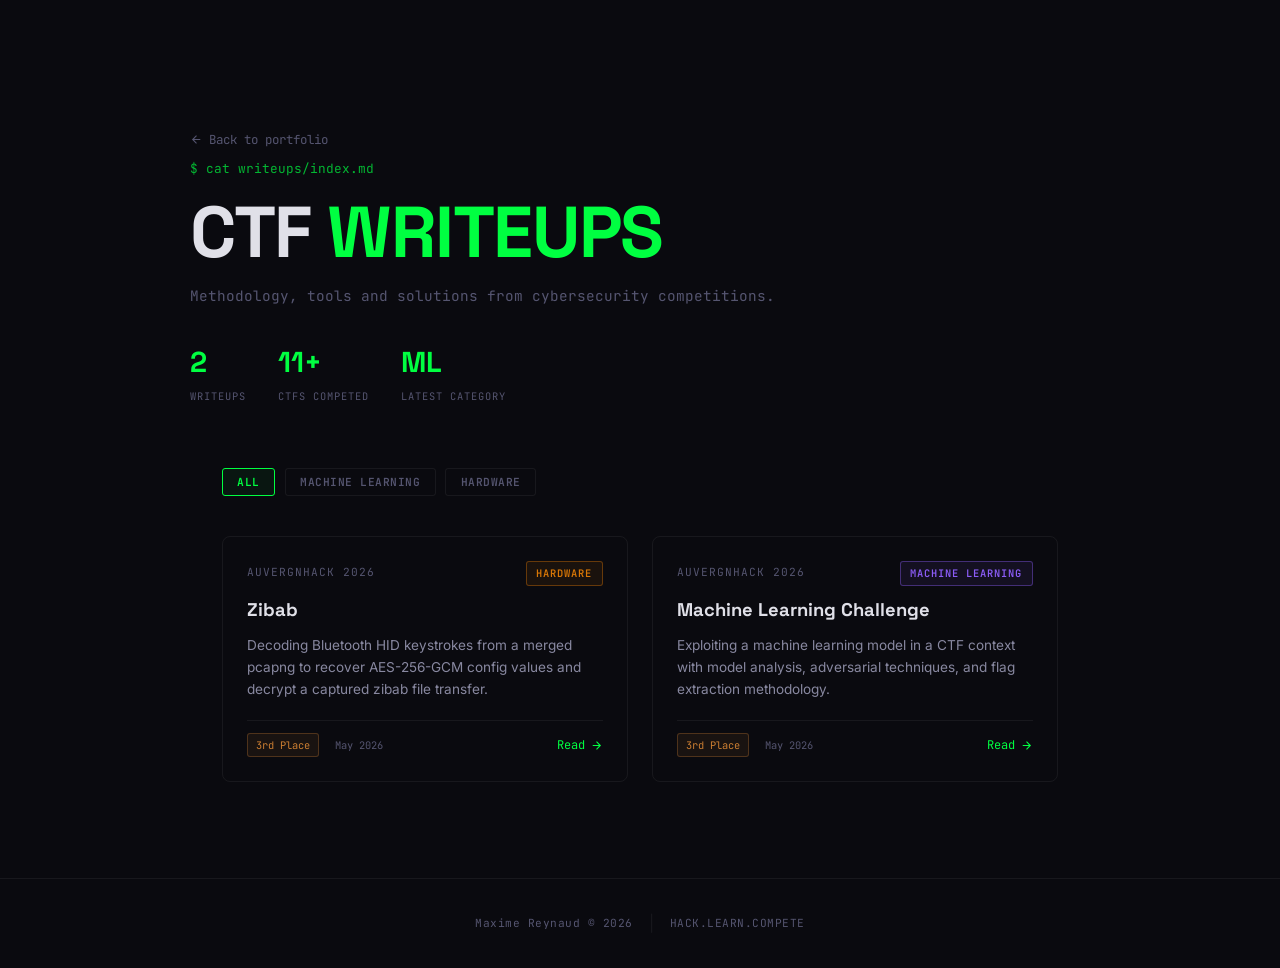
<file: writeups.html>
<!DOCTYPE html>
<html lang="en">
<head>
    <meta charset="UTF-8">
    <meta name="viewport" content="width=device-width, initial-scale=1.0">
    <title>CTF Writeups | Maxime Reynaud</title>
    <meta name="description" content="CTF writeups by Maxime Reynaud - methodology, tools, and solutions for cybersecurity competitions.">
    <meta name="theme-color" content="#0a0a0f">
    <link rel="icon" href="data:image/svg+xml,<svg xmlns='http://www.w3.org/2000/svg' viewBox='0 0 100 100'><rect width='100' height='100' rx='16' fill='%230a0a0f'/><text x='50' y='66' font-family='monospace' font-size='48' font-weight='bold' fill='%2300ff41' text-anchor='middle'>MR</text></svg>">
    <link rel="preconnect" href="https://fonts.googleapis.com">
    <link rel="preconnect" href="https://fonts.gstatic.com" crossorigin>
    <link href="https://fonts.googleapis.com/css2?family=JetBrains+Mono:wght@300;400;500;600;700&family=Inter:wght@300;400;500;600;700;800;900&family=Space+Grotesk:wght@300;400;500;600;700&display=swap" rel="stylesheet">
    <link rel="stylesheet" href="styles.css">
    <link rel="stylesheet" href="writeups.css">
</head>
<body>

    <!-- Navigation -->
    <nav class="nav" id="nav">
        <div class="nav-logo">
            <a href="index.html" style="text-decoration:none; display:flex; align-items:center; gap:0.25rem;">
                <span class="nav-logo-bracket">[</span>
                <span class="nav-logo-text">MR</span>
                <span class="nav-logo-bracket">]</span>
            </a>
        </div>
        <div class="nav-links">
            <a href="index.html#about"       class="nav-link">About</a>
            <a href="index.html#experience"  class="nav-link">Experience</a>
            <a href="index.html#projects"    class="nav-link">Projects</a>
            <a href="index.html#competitions"class="nav-link">CTF</a>
            <a href="writeups.html"          class="nav-link" style="color:var(--green);">Writeups</a>
            <a href="index.html#contact"     class="nav-link">Contact</a>
        </div>
        <button class="nav-toggle" id="navToggle" aria-label="Toggle navigation">
            <span></span><span></span><span></span>
        </button>
    </nav>

    <!-- Mobile Nav -->
    <div class="mobile-nav" id="mobileNav">
        <a href="index.html#about"        class="mobile-nav-link">About</a>
        <a href="index.html#experience"   class="mobile-nav-link">Experience</a>
        <a href="index.html#projects"     class="mobile-nav-link">Projects</a>
        <a href="index.html#competitions" class="mobile-nav-link">CTF</a>
        <a href="writeups.html"           class="mobile-nav-link">Writeups</a>
        <a href="index.html#contact"      class="mobile-nav-link">Contact</a>
    </div>

    <!-- Hero -->
    <section class="writeups-hero">
        <div class="writeups-hero-content">
            <a href="index.html" style="display:inline-flex; align-items:center; gap:0.4rem; font-family:var(--font-mono); font-size:0.78rem; color:var(--text-muted); text-decoration:none; transition:color 0.2s; margin-bottom:0.6rem;">
                <svg viewBox="0 0 24 24" fill="none" stroke="currentColor" stroke-width="2" width="13" height="13"><path d="M19 12H5M12 5l-7 7 7 7"/></svg>
                Back to portfolio
            </a>
            <div class="writeups-hero-tag">$ cat writeups/index.md</div>
            <h1 class="writeups-hero-title">CTF <span>WRITEUPS</span></h1>
            <p class="writeups-hero-sub">Methodology, tools and solutions from cybersecurity competitions.</p>
            <div class="writeups-stats">
                <div class="writeups-stat">
                    <span class="writeups-stat-value">2</span>
                    <span class="writeups-stat-label">Writeups</span>
                </div>
                <div class="writeups-stat">
                    <span class="writeups-stat-value">11+</span>
                    <span class="writeups-stat-label">CTFs competed</span>
                </div>
                <div class="writeups-stat">
                    <span class="writeups-stat-value">ML</span>
                    <span class="writeups-stat-label">Latest category</span>
                </div>
            </div>
        </div>
    </section>

    <!-- Filters -->
    <div class="writeups-filters container" style="max-width:900px;">
        <button class="filter-btn active" data-filter="all">All</button>
        <button class="filter-btn" data-filter="ml">Machine Learning</button>
        <button class="filter-btn" data-filter="hardware">Hardware</button>
    </div>

    <!-- Writeup cards -->
    <div class="writeups-grid">

        <a href="writeups/auvergnahack-2026-zibab.html" class="writeup-card" data-category="hardware">
            <div class="writeup-card-top">
                <span class="writeup-ctf-name">AuvergnHack 2026</span>
                <span class="cat-badge cat-hardware">Hardware</span>
            </div>
            <div class="writeup-card-title">Zibab</div>
            <div class="writeup-card-desc">
                Decoding Bluetooth HID keystrokes from a merged pcapng to recover AES-256-GCM config values and decrypt a captured zibab file transfer.
            </div>
            <div class="writeup-card-footer">
                <div class="writeup-card-meta">
                    <span class="writeup-rank-badge">3rd Place</span>
                    <span class="writeup-card-date">May 2026</span>
                </div>
                <span class="writeup-read-link">
                    Read
                    <svg viewBox="0 0 24 24" fill="none" stroke="currentColor" stroke-width="2" width="13" height="13"><path d="M5 12h14M12 5l7 7-7 7"/></svg>
                </span>
            </div>
        </a>

        <a href="writeups/auvergnahack-2026-ml.html" class="writeup-card" data-category="ml">
            <div class="writeup-card-top">
                <span class="writeup-ctf-name">AuvergnHack 2026</span>
                <span class="cat-badge cat-ml">Machine Learning</span>
            </div>
            <div class="writeup-card-title">Machine Learning Challenge</div>
            <div class="writeup-card-desc">
                Exploiting a machine learning model in a CTF context with model analysis, adversarial techniques, and flag extraction methodology.
            </div>
            <div class="writeup-card-footer">
                <div class="writeup-card-meta">
                    <span class="writeup-rank-badge">3rd Place</span>
                    <span class="writeup-card-date">May 2026</span>
                </div>
                <span class="writeup-read-link">
                    Read
                    <svg viewBox="0 0 24 24" fill="none" stroke="currentColor" stroke-width="2" width="13" height="13"><path d="M5 12h14M12 5l7 7-7 7"/></svg>
                </span>
            </div>
        </a>

    </div>

    <!-- Footer -->
    <footer class="footer">
        <div class="container">
            <div class="footer-content">
                <span class="footer-text">Maxime Reynaud &copy; 2026</span>
                <span class="footer-divider">|</span>
                <span class="footer-text">HACK.LEARN.COMPETE</span>
            </div>
        </div>
    </footer>

    <script>
        // Nav scroll effect (reused from main)
        const nav = document.getElementById('nav');
        window.addEventListener('scroll', () => {
            nav.classList.toggle('scrolled', window.scrollY > 50);
        });

        // Mobile nav toggle
        document.getElementById('navToggle').addEventListener('click', () => {
            document.getElementById('mobileNav').classList.toggle('active');
        });
        document.querySelectorAll('.mobile-nav-link').forEach(l => {
            l.addEventListener('click', () => document.getElementById('mobileNav').classList.remove('active'));
        });

        // Category filter
        document.querySelectorAll('.filter-btn').forEach(btn => {
            btn.addEventListener('click', () => {
                document.querySelectorAll('.filter-btn').forEach(b => b.classList.remove('active'));
                btn.classList.add('active');
                const filter = btn.dataset.filter;
                document.querySelectorAll('.writeup-card').forEach(card => {
                    card.style.display = (filter === 'all' || card.dataset.category === filter) ? 'flex' : 'none';
                });
            });
        });
    </script>
</body>
</html>
</file>
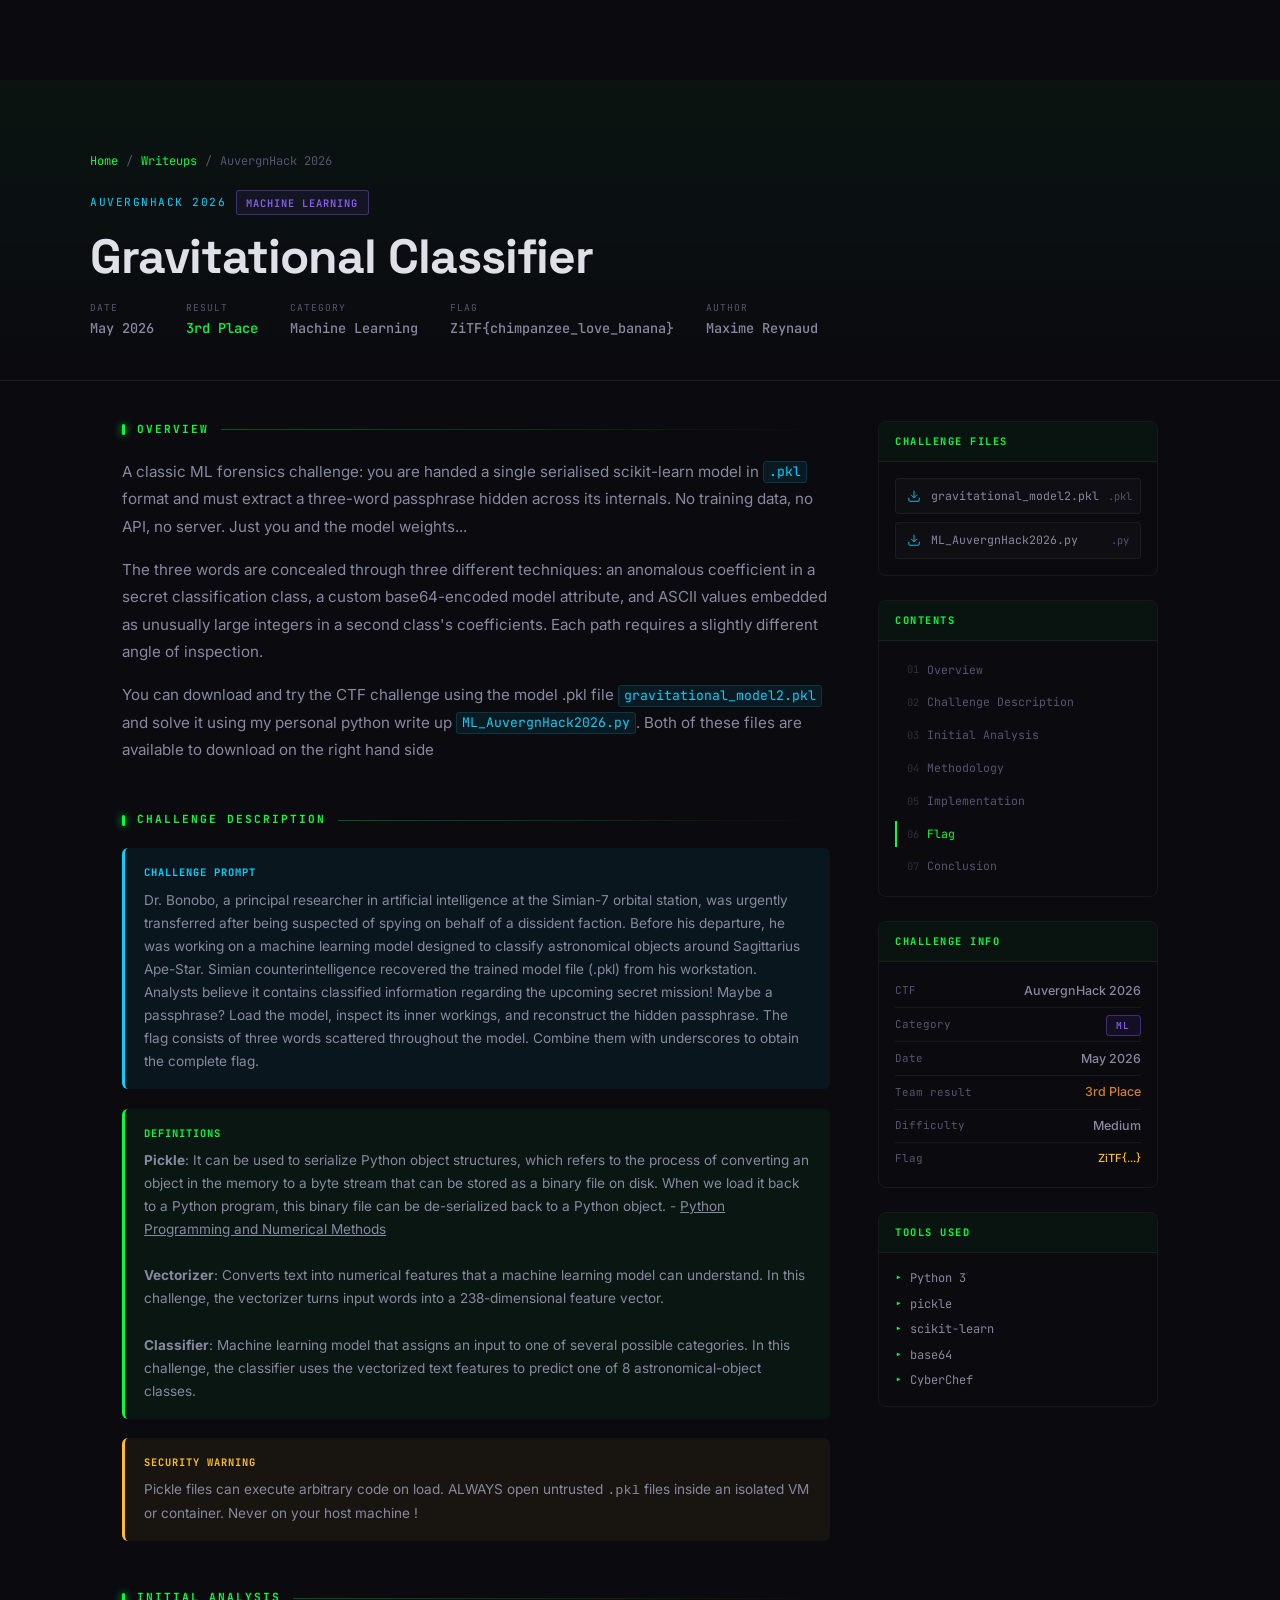
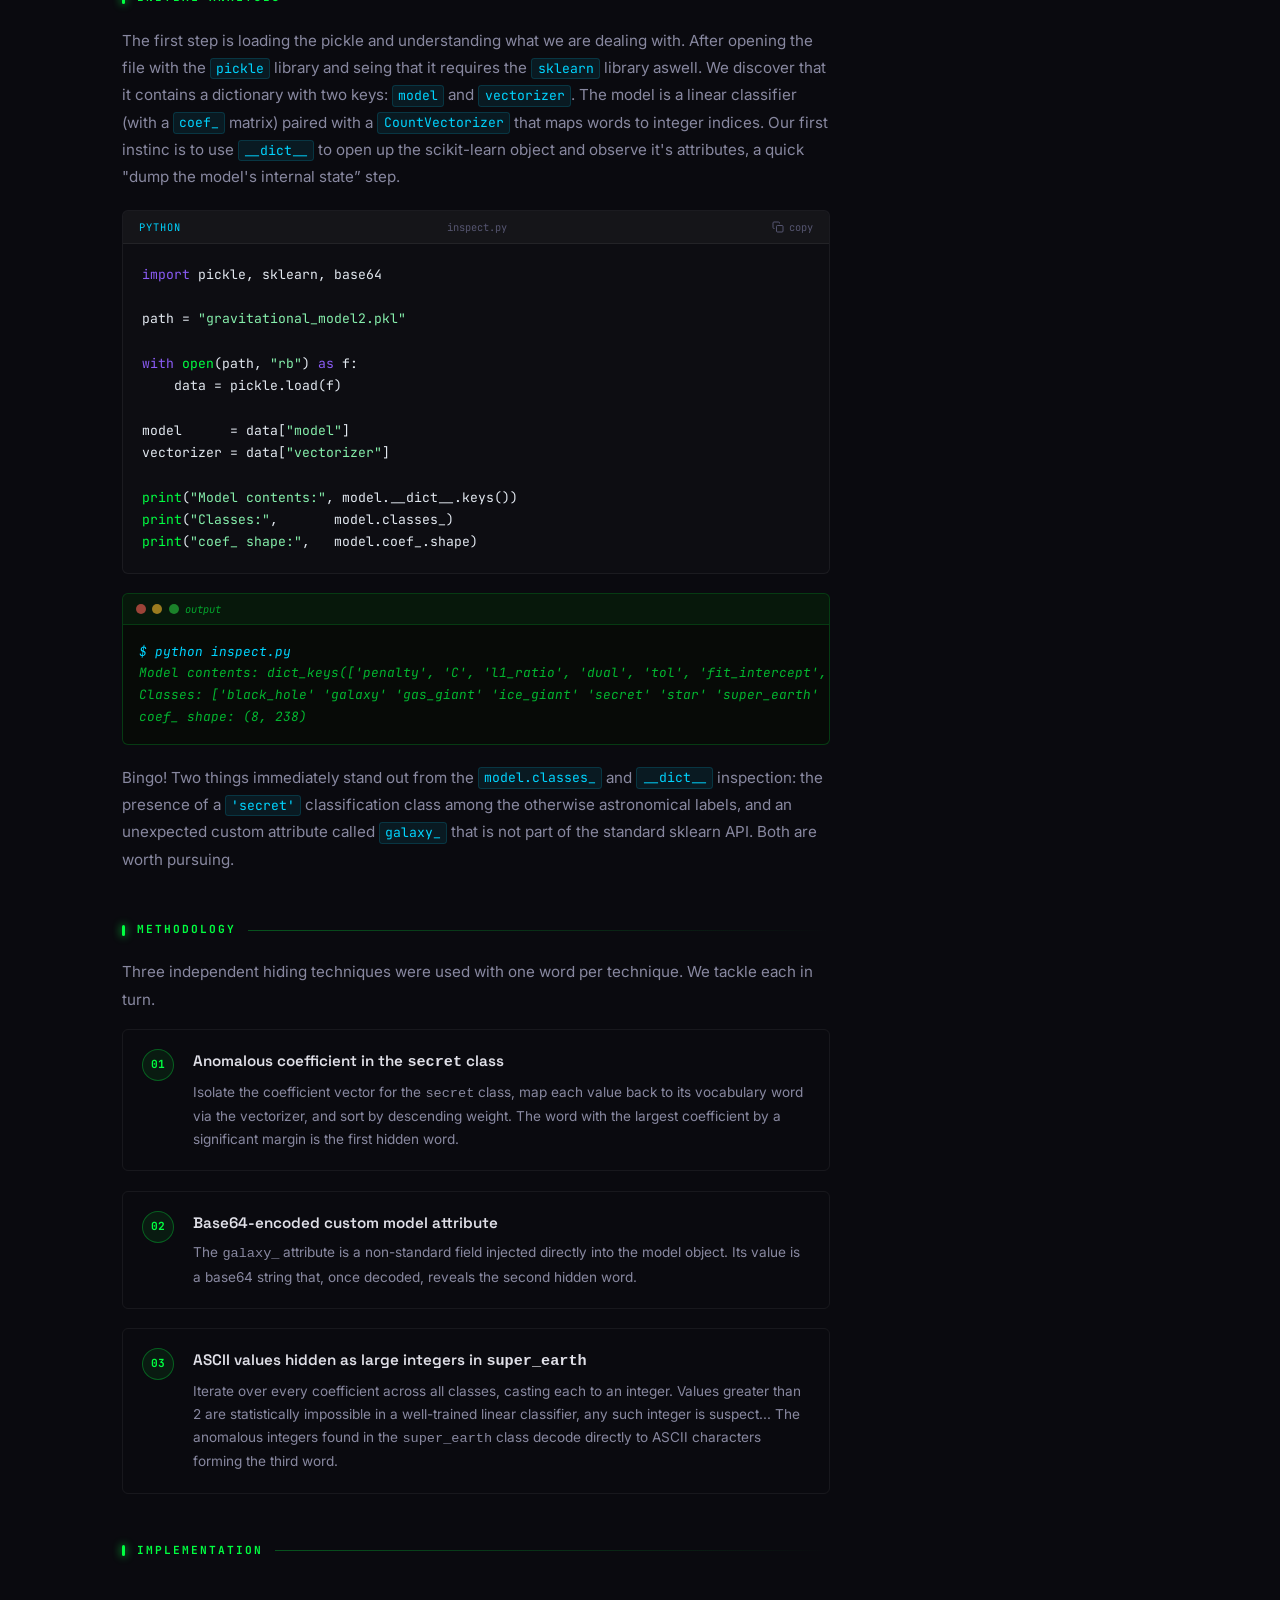
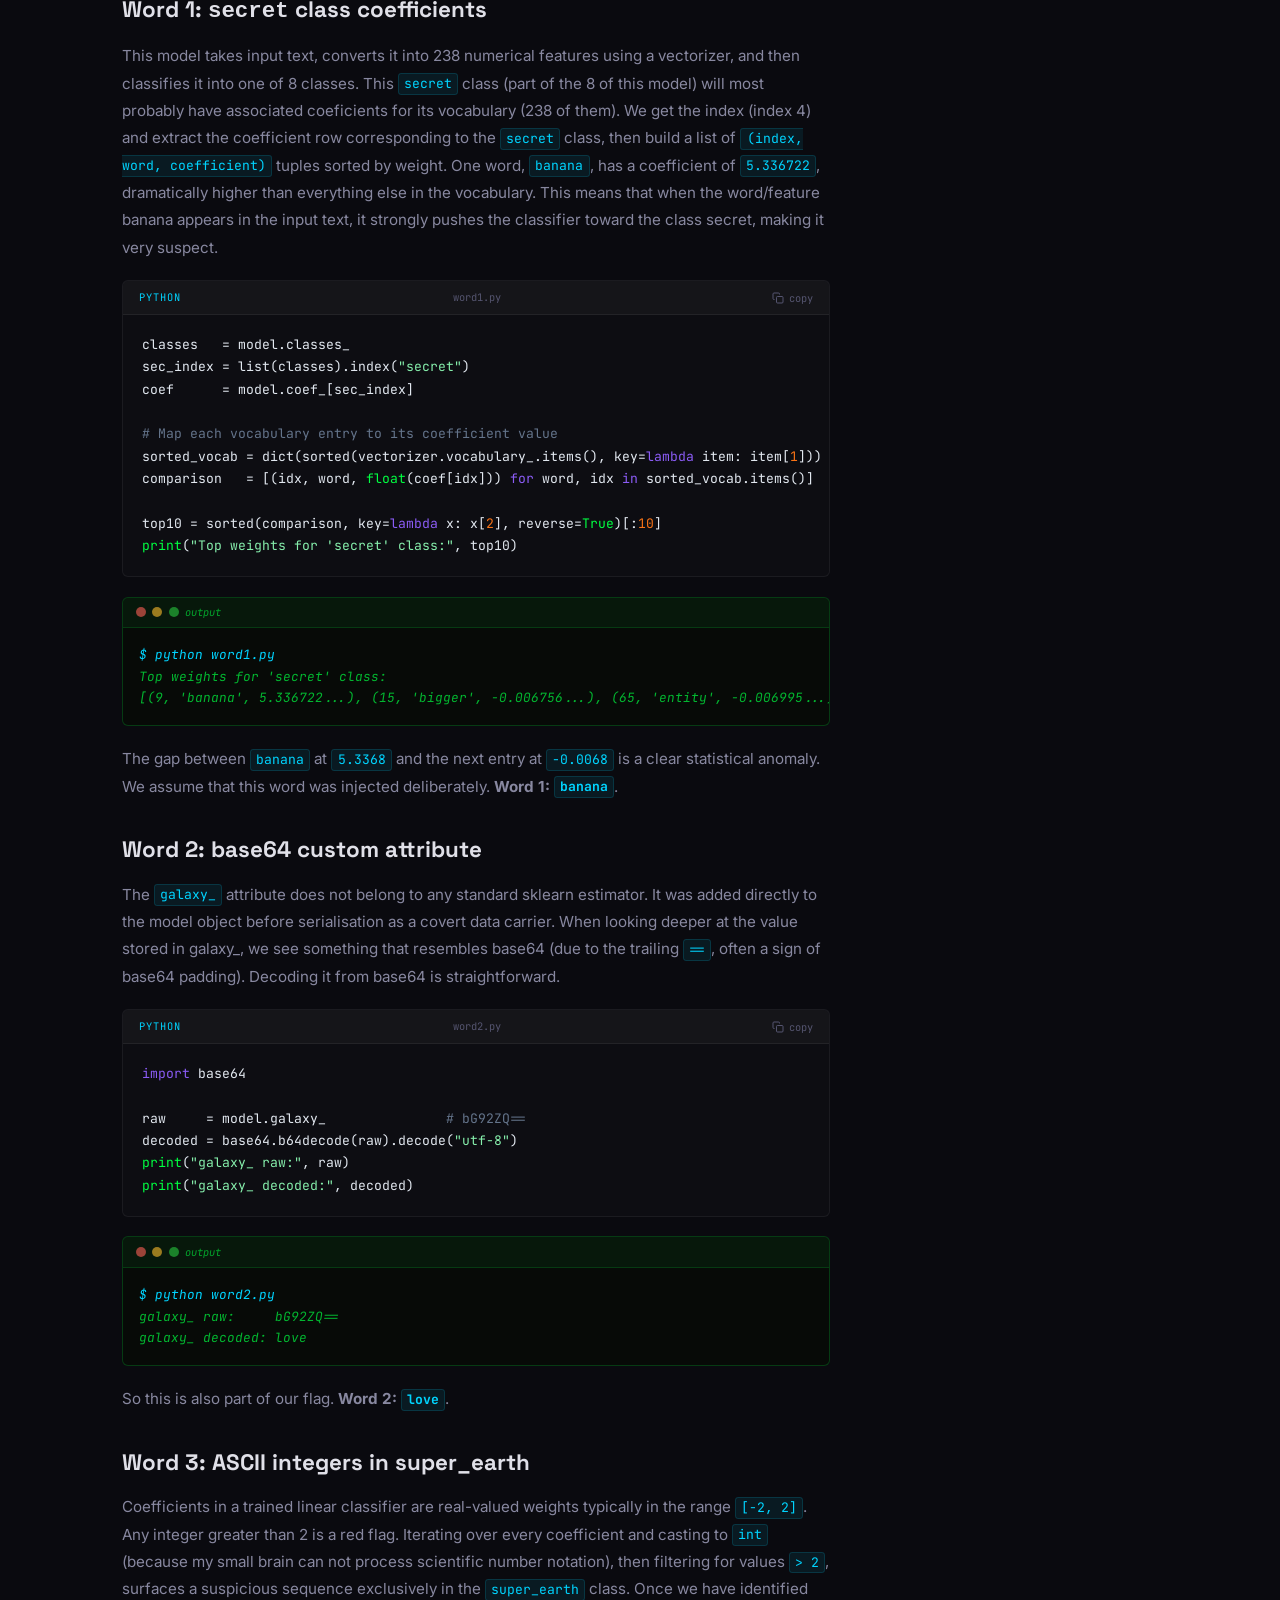
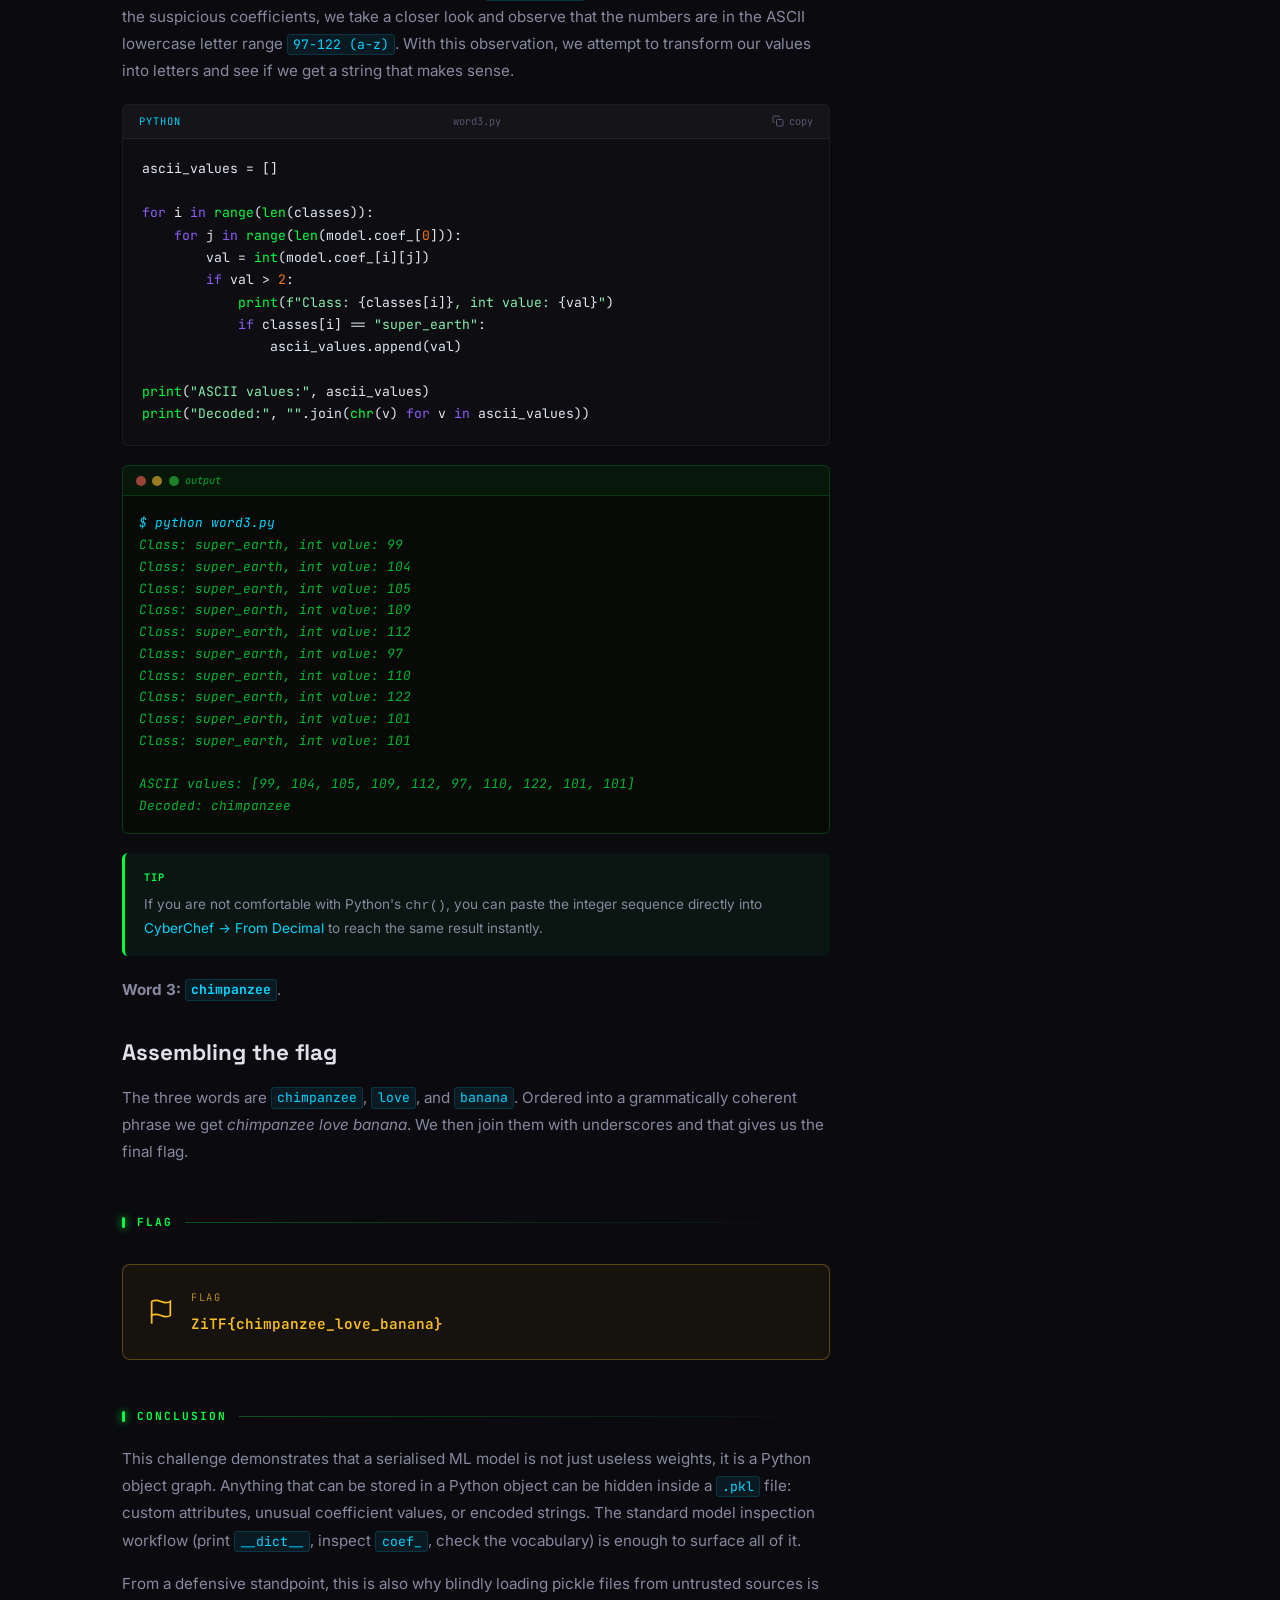
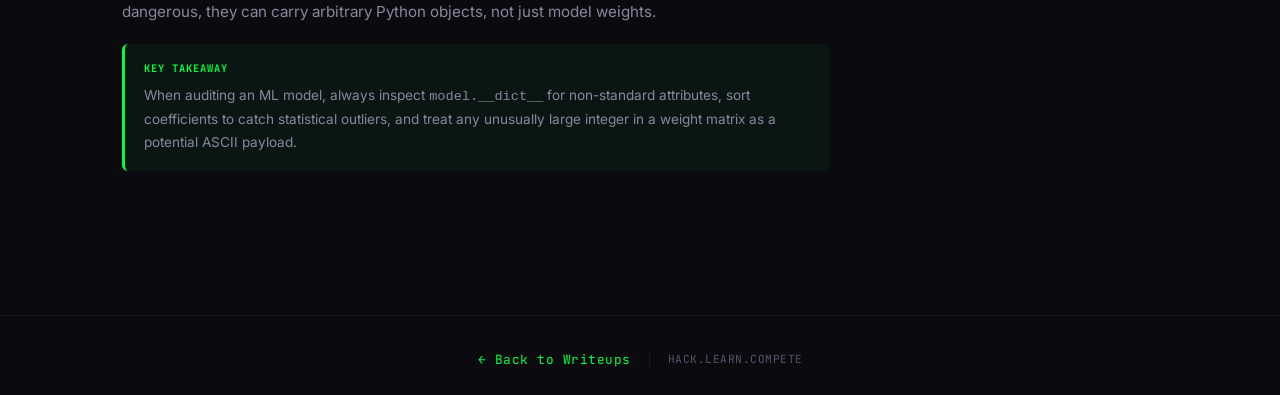
<file: writeups/auvergnahack-2026-ml.html>
<!DOCTYPE html>
<html lang="en">
<head>
    <meta charset="UTF-8">
    <meta name="viewport" content="width=device-width, initial-scale=1.0">
    <title>Gravitational Classifier | AuvergnHack 2026</title>
    <meta name="description" content="CTF writeup: extracting a hidden passphrase from a pickled sklearn ML model — AuvergnHack 2026 Machine Learning challenge.">
    <meta name="theme-color" content="#0a0a0f">
    <link rel="icon" href="data:image/svg+xml,<svg xmlns='http://www.w3.org/2000/svg' viewBox='0 0 100 100'><rect width='100' height='100' rx='16' fill='%230a0a0f'/><text x='50' y='66' font-family='monospace' font-size='48' font-weight='bold' fill='%2300ff41' text-anchor='middle'>MR</text></svg>">
    <link rel="preconnect" href="https://fonts.googleapis.com">
    <link rel="preconnect" href="https://fonts.gstatic.com" crossorigin>
    <link href="https://fonts.googleapis.com/css2?family=JetBrains+Mono:wght@300;400;500;600;700&family=Inter:wght@300;400;500;600;700;800;900&family=Space+Grotesk:wght@300;400;500;600;700&display=swap" rel="stylesheet">
    <link rel="stylesheet" href="../styles.css">
    <link rel="stylesheet" href="../writeups.css">
</head>
<body class="writeup-page">

    <!-- Navigation -->
    <nav class="nav" id="nav">
        <div class="nav-logo">
            <a href="../index.html" style="text-decoration:none; display:flex; align-items:center; gap:0.25rem;">
                <span class="nav-logo-bracket">[</span>
                <span class="nav-logo-text">MR</span>
                <span class="nav-logo-bracket">]</span>
            </a>
        </div>
        <div class="nav-links">
            <a href="../index.html#about"        class="nav-link">About</a>
            <a href="../index.html#experience"   class="nav-link">Experience</a>
            <a href="../index.html#projects"     class="nav-link">Projects</a>
            <a href="../index.html#competitions" class="nav-link">CTF</a>
            <a href="../writeups.html"           class="nav-link" style="color:var(--green);">Writeups</a>
            <a href="../index.html#contact"      class="nav-link">Contact</a>
        </div>
        <button class="nav-toggle" id="navToggle" aria-label="Toggle navigation">
            <span></span><span></span><span></span>
        </button>
    </nav>

    <!-- Mobile Nav -->
    <div class="mobile-nav" id="mobileNav">
        <a href="../index.html#about"        class="mobile-nav-link">About</a>
        <a href="../index.html#experience"   class="mobile-nav-link">Experience</a>
        <a href="../index.html#projects"     class="mobile-nav-link">Projects</a>
        <a href="../index.html#competitions" class="mobile-nav-link">CTF</a>
        <a href="../writeups.html"           class="mobile-nav-link">Writeups</a>
        <a href="../index.html#contact"      class="mobile-nav-link">Contact</a>
    </div>

    <!-- Challenge Header -->
    <div class="writeup-challenge-header">
        <div class="writeup-challenge-inner">
            <nav class="breadcrumb">
                <a href="../index.html">Home</a>
                <span class="breadcrumb-sep">/</span>
                <a href="../writeups.html">Writeups</a>
                <span class="breadcrumb-sep">/</span>
                <span>AuvergnHack 2026</span>
            </nav>
            <div class="writeup-challenge-tags" style="margin-top:1.2rem;">
                <span class="writeup-challenge-ctf">AuvergnHack 2026</span>
                <span class="cat-badge cat-ml">Machine Learning</span>
            </div>
            <h1 class="writeup-challenge-title">Gravitational Classifier</h1>
            <div class="writeup-challenge-meta-row">
                <div class="writeup-meta-item">
                    <span class="writeup-meta-key">Date</span>
                    <span class="writeup-meta-val">May 2026</span>
                </div>
                <div class="writeup-meta-item">
                    <span class="writeup-meta-key">Result</span>
                    <span class="writeup-meta-val accent">3rd Place</span>
                </div>
                <div class="writeup-meta-item">
                    <span class="writeup-meta-key">Category</span>
                    <span class="writeup-meta-val">Machine Learning</span>
                </div>
                <div class="writeup-meta-item">
                    <span class="writeup-meta-key">Flag</span>
                    <span class="writeup-meta-val">ZiTF{chimpanzee_love_banana}</span>
                </div>
                <div class="writeup-meta-item">
                    <span class="writeup-meta-key">Author</span>
                    <span class="writeup-meta-val">Maxime Reynaud</span>
                </div>
            </div>
        </div>
    </div>

    <!-- Two-column layout -->
    <div class="writeup-layout">

        <!-- Main content -->
        <article class="writeup-content">

            <!-- Overview -->
            <section class="writeup-section" id="overview">
                <div class="writeup-section-title">Overview</div>
                <p class="writeup-p">
                    A classic ML forensics challenge: you are handed a single serialised
                    scikit-learn model in <code>.pkl</code> format and must extract a three-word passphrase hidden across its internals.
                    No training data, no API, no server. Just you and the model weights...
                </p>
                <p class="writeup-p">
                    The three words are concealed through three different techniques: an anomalous coefficient
                    in a secret classification class, a custom base64-encoded model attribute, and ASCII values
                    embedded as unusually large integers in a second class's coefficients. Each path requires
                    a slightly different angle of inspection.
                </p>
                <p class="writeup-p">
                    You can download and try the CTF challenge using the model .pkl file <code>gravitational_model2.pkl</code> 
                    and solve it using my personal python write up <code>ML_AuvergnHack2026.py</code>. 
                    Both of these files are available to download on the right hand side
                </p>
            </section>

            <!-- Challenge Description -->
            <section class="writeup-section" id="challenge">
                <div class="writeup-section-title">Challenge Description</div>
                <div class="callout callout-info">
                    <span class="callout-label">Challenge prompt</span>
                    Dr. Bonobo, a principal researcher in artificial intelligence at the Simian-7 orbital station,
                    was urgently transferred after being suspected of spying on behalf of a dissident faction.
                    Before his departure, he was working on a machine learning model designed to classify
                    astronomical objects around Sagittarius Ape-Star. Simian counterintelligence recovered the
                    trained model file (.pkl) from his workstation. Analysts believe it contains classified
                    information regarding the upcoming secret mission! Maybe a passphrase? Load the model,
                    inspect its inner workings, and reconstruct the hidden passphrase. The flag consists of
                    three words scattered throughout the model. Combine them with underscores to obtain the
                    complete flag.
                </div>
                <div class="callout callout-tip">
                    <span class="callout-label">Definitions</span>
                    <strong>Pickle</strong>: It can be used to serialize Python object structures, which refers to the process of converting an object 
                    in the memory to a byte stream that can be stored as a binary file on disk. When we load it back to a Python 
                    program, this binary file can be de-serialized back to a Python object. - <a href="https://pythonnumericalmethods.studentorg.berkeley.edu/notebooks/chapter11.03-Pickle-Files.html"><u>Python Programming and Numerical Methods</u></a>
                    <br><br>
                    <strong>Vectorizer</strong>: Converts text into numerical features that a machine learning model can understand. In this challenge, the vectorizer turns input words into a 238-dimensional feature vector.
                    <br><br>
                    <strong>Classifier</strong>: Machine learning model that assigns an input to one of several possible categories. In this challenge, the classifier uses the vectorized text features to predict one of 8 astronomical-object classes.

                </div>
                <div class="callout callout-warn">
                    <span class="callout-label">Security warning</span>
                    Pickle files can execute arbitrary code on load. ALWAYS open untrusted
                    <code>.pkl</code> files inside an isolated VM or container. Never on your host machine !
                </div>
                
            </section>

            <!-- Initial Analysis -->
            <section class="writeup-section" id="analysis">
                <div class="writeup-section-title">Initial Analysis</div>
                <p class="writeup-p">
                    The first step is loading the pickle and understanding what we are dealing with.
                    After opening the file with the <code>pickle</code> library and seing that it requires the <code>sklearn</code> library aswell.
                    We discover that it contains a dictionary with two keys: <code>model</code> and <code>vectorizer</code>. The model is a 
                    linear classifier (with a <code>coef_</code> matrix) paired with a
                    <code>CountVectorizer</code> that maps words to integer indices. Our first instinc is to use <code>__dict__</code> to open up 
                    the scikit-learn object and observe it's attributes, a quick "dump the model's internal state” step.
                </p>

                <div class="code-block">
                    <div class="code-block-header">
                        <span class="code-block-lang">Python</span>
                        <span class="code-block-file">inspect.py</span>
                        <button class="code-block-copy" onclick="copyCode(this)">
                            <svg viewBox="0 0 24 24" fill="none" stroke="currentColor" stroke-width="2" width="12" height="12"><rect x="9" y="9" width="13" height="13" rx="2"/><path d="M5 15H4a2 2 0 0 1-2-2V4a2 2 0 0 1 2-2h9a2 2 0 0 1 2 2v1"/></svg>
                            copy
                        </button>
                    </div>
                    <pre><span class="k">import</span> pickle, sklearn, base64

path = <span class="s">"gravitational_model2.pkl"</span>

<span class="k">with</span> <span class="nb">open</span>(path, <span class="s">"rb"</span>) <span class="k">as</span> f:
    data = pickle.load(f)

model      = data[<span class="s">"model"</span>]
vectorizer = data[<span class="s">"vectorizer"</span>]

<span class="nb">print</span>(<span class="s">"Model contents:"</span>, model.__dict__.keys())
<span class="nb">print</span>(<span class="s">"Classes:"</span>,       model.classes_)
<span class="nb">print</span>(<span class="s">"coef_ shape:"</span>,   model.coef_.shape)</pre>
                </div>

                <div class="terminal-output">
                    <div class="terminal-output-header">
                        <span class="terminal-dot red"></span>
                        <span class="terminal-dot yellow"></span>
                        <span class="terminal-dot green"></span>
                        <span>output</span>
                    </div>
                    <pre><span class="cmd">$ python inspect.py</span>
<span class="out">Model contents: dict_keys(['penalty', 'C', 'l1_ratio', 'dual', 'tol', 'fit_intercept', 'intercept_scaling', 'class_weight', 'random_state', 'solver', 'max_iter', 'verbose', 'warm_start', 'n_jobs', 'n_features_in_', 'classes_', 'n_iter_', 'coef_', 'intercept_', 'galaxy_'])
Classes: ['black_hole' 'galaxy' 'gas_giant' 'ice_giant' 'secret' 'star' 'super_earth' 'terrestrial_planet']
coef_ shape: (8, 238)</span></pre>
                </div>

                <p class="writeup-p">
                    Bingo! Two things immediately stand out from the <code>model.classes_</code> and <code>__dict__</code> inspection:
                    the presence of a <code>'secret'</code> classification class among the otherwise
                    astronomical labels, and an unexpected custom attribute called <code>galaxy_</code>
                    that is not part of the standard sklearn API. Both are worth pursuing.
                </p>
            </section>

            <!-- Methodology -->
            <section class="writeup-section" id="methodology">
                <div class="writeup-section-title">Methodology</div>
                <p class="writeup-p">
                    Three independent hiding techniques were used with one word per technique.
                    We tackle each in turn.
                </p>
                <div class="steps">
                    <div class="step">
                        <div class="step-num">01</div>
                        <div class="step-body">
                            <div class="step-title">Anomalous coefficient in the <code>secret</code> class</div>
                            <div class="step-desc">
                                Isolate the coefficient vector for the <code>secret</code> class,
                                map each value back to its vocabulary word via the vectorizer,
                                and sort by descending weight. The word with the largest coefficient
                                by a significant margin is the first hidden word.
                            </div>
                        </div>
                    </div>
                    <div class="step">
                        <div class="step-num">02</div>
                        <div class="step-body">
                            <div class="step-title">Base64-encoded custom model attribute</div>
                            <div class="step-desc">
                                The <code>galaxy_</code> attribute is a non-standard field injected
                                directly into the model object. Its value is a base64 string that,
                                once decoded, reveals the second hidden word.
                            </div>
                        </div>
                    </div>
                    <div class="step">
                        <div class="step-num">03</div>
                        <div class="step-body">
                            <div class="step-title">ASCII values hidden as large integers in <code>super_earth</code></div>
                            <div class="step-desc">
                                Iterate over every coefficient across all classes, casting each to
                                an integer. Values greater than 2 are statistically impossible in a
                                well-trained linear classifier, any such integer is suspect... The
                                anomalous integers found in the <code>super_earth</code> class decode
                                directly to ASCII characters forming the third word.
                            </div>
                        </div>
                    </div>
                </div>
            </section>

            <!-- Implementation -->
            <section class="writeup-section" id="implementation">
                <div class="writeup-section-title">Implementation</div>

                <h2 class="writeup-h2">Word 1: <code>secret</code> class coefficients</h2>
                <p class="writeup-p">
                    This model takes input text, converts it into 238 numerical features using a vectorizer, and then classifies it into one of 8 classes.
                    This <code>secret</code> class (part of the 8 of this model) will most probably have associated coeficients for its vocabulary (238 of them).
                    We get the index (index 4) and extract the coefficient row corresponding to the <code>secret</code> class,
                    then build a list of <code>(index, word, coefficient)</code> tuples sorted by
                    weight. One word, <code>banana</code>, has a coefficient of <code>5.336722</code>,
                    dramatically higher than everything else in the vocabulary. This means that 
                    when the word/feature banana appears in the input text, it strongly pushes the classifier toward the class secret, making it very suspect.
                </p>

                <div class="code-block">
                    <div class="code-block-header">
                        <span class="code-block-lang">Python</span>
                        <span class="code-block-file">word1.py</span>
                        <button class="code-block-copy" onclick="copyCode(this)">
                            <svg viewBox="0 0 24 24" fill="none" stroke="currentColor" stroke-width="2" width="12" height="12"><rect x="9" y="9" width="13" height="13" rx="2"/><path d="M5 15H4a2 2 0 0 1-2-2V4a2 2 0 0 1 2-2h9a2 2 0 0 1 2 2v1"/></svg>
                            copy
                        </button>
                    </div>
                    <pre>classes   = model.classes_
sec_index = list(classes).index(<span class="s">"secret"</span>)
coef      = model.coef_[sec_index]

<span class="c"># Map each vocabulary entry to its coefficient value</span>
sorted_vocab = dict(sorted(vectorizer.vocabulary_.items(), key=<span class="k">lambda</span> item: item[<span class="mi">1</span>]))
comparison   = [(idx, word, <span class="nb">float</span>(coef[idx])) <span class="k">for</span> word, idx <span class="k">in</span> sorted_vocab.items()]

top10 = sorted(comparison, key=<span class="k">lambda</span> x: x[<span class="mi">2</span>], reverse=<span class="nb">True</span>)[:<span class="mi">10</span>]
<span class="nb">print</span>(<span class="s">"Top weights for 'secret' class:"</span>, top10)</pre>
                </div>

                <div class="terminal-output">
                    <div class="terminal-output-header">
                        <span class="terminal-dot red"></span>
                        <span class="terminal-dot yellow"></span>
                        <span class="terminal-dot green"></span>
                        <span>output</span>
                    </div>
                    <pre><span class="cmd">$ python word1.py</span>
<span class="out">Top weights for 'secret' class:
[(9, 'banana', 5.336722...), (15, 'bigger', -0.006756...), (65, 'entity', -0.006995...), ...]</span></pre>
                </div>

                <p class="writeup-p">
                    The gap between <code>banana</code> at <code>5.3368</code> and the next entry
                    at <code>-0.0068</code> is a clear statistical anomaly. We assume that this word was injected
                    deliberately. <strong>Word 1: <code>banana</code></strong>.
                </p>

                <h2 class="writeup-h2">Word 2: base64 custom attribute</h2>
                <p class="writeup-p">
                    The <code>galaxy_</code> attribute does not belong to any standard sklearn estimator.
                    It was added directly to the model object before serialisation as a covert data carrier. 
                    When looking deeper at the value stored in galaxy_, we see something that resembles base64 
                    (due to the trailing <code>==</code>, often a sign of base64 padding). Decoding it from base64 is straightforward.
                </p>

                <div class="code-block">
                    <div class="code-block-header">
                        <span class="code-block-lang">Python</span>
                        <span class="code-block-file">word2.py</span>
                        <button class="code-block-copy" onclick="copyCode(this)">
                            <svg viewBox="0 0 24 24" fill="none" stroke="currentColor" stroke-width="2" width="12" height="12"><rect x="9" y="9" width="13" height="13" rx="2"/><path d="M5 15H4a2 2 0 0 1-2-2V4a2 2 0 0 1 2-2h9a2 2 0 0 1 2 2v1"/></svg>
                            copy
                        </button>
                    </div>
                    <pre><span class="k">import</span> base64

raw     = model.galaxy_               <span class="c"># bG92ZQ==</span>
decoded = base64.b64decode(raw).decode(<span class="s">"utf-8"</span>)
<span class="nb">print</span>(<span class="s">"galaxy_ raw:"</span>, raw)
<span class="nb">print</span>(<span class="s">"galaxy_ decoded:"</span>, decoded)</pre>
                </div>

                <div class="terminal-output">
                    <div class="terminal-output-header">
                        <span class="terminal-dot red"></span>
                        <span class="terminal-dot yellow"></span>
                        <span class="terminal-dot green"></span>
                        <span>output</span>
                    </div>
                    <pre><span class="cmd">$ python word2.py</span>
<span class="out">galaxy_ raw:     bG92ZQ==
galaxy_ decoded: love</span></pre>
                </div>

                <p class="writeup-p">
                    So this is also part of our flag. <strong>Word 2: <code>love</code></strong>.
                </p>

                <h2 class="writeup-h2">Word 3: ASCII integers in super_earth</h2>
                <p class="writeup-p">
                    Coefficients in a trained linear classifier are real-valued weights typically
                    in the range <code>[-2, 2]</code>. Any integer greater than 2 is a red flag.
                    Iterating over every coefficient and casting to <code>int</code> 
                    (because my small brain can not process scientific number notation), then filtering
                    for values <code>&gt; 2</code>, surfaces a suspicious sequence exclusively in
                    the <code>super_earth</code> class. Once we have identified the suspicious coefficients, 
                    we take a closer look and observe that the numbers are in the ASCII lowercase letter range <code>97-122 (a-z)</code>. 
                    With this observation, we attempt to transform our values into letters and see if we get a string that makes sense.
                </p>

                <div class="code-block">
                    <div class="code-block-header">
                        <span class="code-block-lang">Python</span>
                        <span class="code-block-file">word3.py</span>
                        <button class="code-block-copy" onclick="copyCode(this)">
                            <svg viewBox="0 0 24 24" fill="none" stroke="currentColor" stroke-width="2" width="12" height="12"><rect x="9" y="9" width="13" height="13" rx="2"/><path d="M5 15H4a2 2 0 0 1-2-2V4a2 2 0 0 1 2-2h9a2 2 0 0 1 2 2v1"/></svg>
                            copy
                        </button>
                    </div>
                    <pre>ascii_values = []

<span class="k">for</span> i <span class="k">in</span> <span class="nb">range</span>(<span class="nb">len</span>(classes)):
    <span class="k">for</span> j <span class="k">in</span> <span class="nb">range</span>(<span class="nb">len</span>(model.coef_[<span class="mi">0</span>])):
        val = <span class="nb">int</span>(model.coef_[i][j])
        <span class="k">if</span> val > <span class="mi">2</span>:
            <span class="nb">print</span>(<span class="s">f"Class: </span>{classes[i]}<span class="s">, int value: </span>{val}<span class="s">"</span>)
            <span class="k">if</span> classes[i] == <span class="s">"super_earth"</span>:
                ascii_values.append(val)

<span class="nb">print</span>(<span class="s">"ASCII values:"</span>, ascii_values)
<span class="nb">print</span>(<span class="s">"Decoded:"</span>, <span class="s">""</span>.join(<span class="nb">chr</span>(v) <span class="k">for</span> v <span class="k">in</span> ascii_values))</pre>
                </div>

                <div class="terminal-output">
                    <div class="terminal-output-header">
                        <span class="terminal-dot red"></span>
                        <span class="terminal-dot yellow"></span>
                        <span class="terminal-dot green"></span>
                        <span>output</span>
                    </div>
                    <pre><span class="cmd">$ python word3.py</span>
<span class="out">Class: super_earth, int value: 99
Class: super_earth, int value: 104
Class: super_earth, int value: 105
Class: super_earth, int value: 109
Class: super_earth, int value: 112
Class: super_earth, int value: 97
Class: super_earth, int value: 110
Class: super_earth, int value: 122
Class: super_earth, int value: 101
Class: super_earth, int value: 101

ASCII values: [99, 104, 105, 109, 112, 97, 110, 122, 101, 101]
Decoded: chimpanzee</span></pre>
                </div>

                <div class="callout callout-tip">
                    <span class="callout-label">Tip</span>
                    If you are not comfortable with Python's <code>chr()</code>, you can paste
                    the integer sequence directly into
                    <a href="https://gchq.github.io/CyberChef/#recipe=From_Decimal('Comma',false)" target="_blank" rel="noopener" style="color:var(--cyan);">CyberChef → From Decimal</a>
                    to reach the same result instantly.
                </div>

                <p class="writeup-p">
                    <strong>Word 3: <code>chimpanzee</code></strong>.
                </p>

                <h2 class="writeup-h2">Assembling the flag</h2>
                <p class="writeup-p">
                    The three words are <code>chimpanzee</code>, <code>love</code>, and <code>banana</code>.
                    Ordered into a grammatically coherent phrase we get <em>chimpanzee love banana</em>. We then
                    join them with underscores and that gives us the final flag.
                </p>
            </section>

            <!-- Flag -->
            <section class="writeup-section" id="flag">
                <div class="writeup-section-title">Flag</div>
                <div class="flag-box">
                    <svg class="flag-box-icon" viewBox="0 0 24 24" fill="none" stroke="currentColor" stroke-width="1.5" width="28" height="28"><path d="M4 15s1-1 4-1 5 2 8 2 4-1 4-1V3s-1 1-4 1-5-2-8-2-4 1-4 1z"/><line x1="4" y1="22" x2="4" y2="15"/></svg>
                    <div class="flag-box-content">
                        <div class="flag-box-label">Flag</div>
                        <div class="flag-box-value">ZiTF{chimpanzee_love_banana}</div>
                    </div>
                </div>
            </section>

            <!-- Conclusion -->
            <section class="writeup-section" id="conclusion">
                <div class="writeup-section-title">Conclusion</div>
                <p class="writeup-p">
                    This challenge demonstrates that a serialised ML model is not just useless weights, it is
                    a Python object graph. Anything that can be stored in a Python object can be hidden
                    inside a <code>.pkl</code> file: custom attributes, unusual coefficient values, or
                    encoded strings. The standard model inspection workflow (print <code>__dict__</code>,
                    inspect <code>coef_</code>, check the vocabulary) is enough to surface all of it.
                </p>
                <p class="writeup-p">
                    From a defensive standpoint, this is also why blindly loading pickle files from
                    untrusted sources is dangerous, they can carry arbitrary Python objects, not just
                    model weights.
                </p>
                <div class="callout callout-tip">
                    <span class="callout-label">Key takeaway</span>
                    When auditing an ML model, always inspect <code>model.__dict__</code> for
                    non-standard attributes, sort coefficients to catch statistical outliers, and treat
                    any unusually large integer in a weight matrix as a potential ASCII payload.
                </div>
            </section>

        </article>

        <!-- Sidebar -->
        <aside class="writeup-sidebar">

            <!-- Challenge files -->
            <div class="sidebar-block">
                <div class="sidebar-block-title">Challenge Files</div>
                <div class="sidebar-block-body">
                    <div class="file-list">
                        <a href="files/AuvergnHack2026/gravitational_model2.pkl" class="file-item">
                            <svg class="file-icon" viewBox="0 0 24 24" fill="none" stroke="currentColor" stroke-width="1.5" width="14" height="14"><path d="M21 15v4a2 2 0 0 1-2 2H5a2 2 0 0 1-2-2v-4"/><polyline points="7 10 12 15 17 10"/><line x1="12" y1="15" x2="12" y2="3"/></svg>
                            gravitational_model2.pkl
                            <span class="file-size">.pkl</span>
                        </a>
                        <a href="files/AuvergnHack2026/ML_AuvergnHack2026.py" class="file-item">
                            <svg class="file-icon" viewBox="0 0 24 24" fill="none" stroke="currentColor" stroke-width="1.5" width="14" height="14"><path d="M21 15v4a2 2 0 0 1-2 2H5a2 2 0 0 1-2-2v-4"/><polyline points="7 10 12 15 17 10"/><line x1="12" y1="15" x2="12" y2="3"/></svg>
                            ML_AuvergnHack2026.py
                            <span class="file-size">.py</span>
                        </a>
                    </div>
                </div>
            </div>

            <!-- Table of contents -->
            <div class="sidebar-block">
                <div class="sidebar-block-title">Contents</div>
                <div class="sidebar-block-body">
                    <ul class="toc-list">
                        <li><a href="#overview"><span class="toc-num">01</span> Overview</a></li>
                        <li><a href="#challenge"><span class="toc-num">02</span> Challenge Description</a></li>
                        <li><a href="#analysis"><span class="toc-num">03</span> Initial Analysis</a></li>
                        <li><a href="#methodology"><span class="toc-num">04</span> Methodology</a></li>
                        <li><a href="#implementation"><span class="toc-num">05</span> Implementation</a></li>
                        <li><a href="#flag"><span class="toc-num">06</span> Flag</a></li>
                        <li><a href="#conclusion"><span class="toc-num">07</span> Conclusion</a></li>
                    </ul>
                </div>
            </div>

            <!-- Metadata -->
            <div class="sidebar-block">
                <div class="sidebar-block-title">Challenge Info</div>
                <div class="sidebar-block-body" style="padding:0.8rem 1rem;">
                    <div class="meta-row">
                        <span class="meta-row-key">CTF</span>
                        <span class="meta-row-val">AuvergnHack 2026</span>
                    </div>
                    <div class="meta-row">
                        <span class="meta-row-key">Category</span>
                        <span class="meta-row-val"><span class="cat-badge cat-ml" style="font-size:0.6rem;">ML</span></span>
                    </div>
                    <div class="meta-row">
                        <span class="meta-row-key">Date</span>
                        <span class="meta-row-val">May 2026</span>
                    </div>
                    <div class="meta-row">
                        <span class="meta-row-key">Team result</span>
                        <span class="meta-row-val" style="color:var(--bronze);">3rd Place</span>
                    </div>
                    <div class="meta-row">
                        <span class="meta-row-key">Difficulty</span>
                        <span class="meta-row-val">Medium</span>
                    </div>
                    <div class="meta-row">
                        <span class="meta-row-key">Flag</span>
                        <span class="meta-row-val" style="color:var(--gold); font-size:0.7rem;">ZiTF{...}</span>
                    </div>
                </div>
            </div>

            <!-- Tools used -->
            <div class="sidebar-block">
                <div class="sidebar-block-title">Tools Used</div>
                <div class="sidebar-block-body">
                    <div style="display:flex; flex-direction:column; gap:0.4rem;">
                        <span style="font-family:var(--font-mono); font-size:0.75rem; color:var(--text-secondary); display:flex; align-items:center; gap:0.5rem;"><span style="color:var(--green);">▸</span> Python 3</span>
                        <span style="font-family:var(--font-mono); font-size:0.75rem; color:var(--text-secondary); display:flex; align-items:center; gap:0.5rem;"><span style="color:var(--green);">▸</span> pickle</span>
                        <span style="font-family:var(--font-mono); font-size:0.75rem; color:var(--text-secondary); display:flex; align-items:center; gap:0.5rem;"><span style="color:var(--green);">▸</span> scikit-learn</span>
                        <span style="font-family:var(--font-mono); font-size:0.75rem; color:var(--text-secondary); display:flex; align-items:center; gap:0.5rem;"><span style="color:var(--green);">▸</span> base64</span>
                        <span style="font-family:var(--font-mono); font-size:0.75rem; color:var(--text-secondary); display:flex; align-items:center; gap:0.5rem;"><span style="color:var(--green);">▸</span> CyberChef</span>
                    </div>
                </div>
            </div>

        </aside>
    </div>

    <!-- Footer -->
    <footer class="footer">
        <div class="container">
            <div class="footer-content">
                <span class="footer-text">
                    <a href="../writeups.html" style="color:var(--green); text-decoration:none; font-family:var(--font-mono); font-size:0.8rem;">
                        ← Back to Writeups
                    </a>
                </span>
                <span class="footer-divider">|</span>
                <span class="footer-text">HACK.LEARN.COMPETE</span>
            </div>
        </div>
    </footer>

    <script>
        const nav = document.getElementById('nav');
        window.addEventListener('scroll', () => nav.classList.toggle('scrolled', window.scrollY > 50));

        document.getElementById('navToggle').addEventListener('click', () => {
            document.getElementById('mobileNav').classList.toggle('active');
        });
        document.querySelectorAll('.mobile-nav-link').forEach(l => {
            l.addEventListener('click', () => document.getElementById('mobileNav').classList.remove('active'));
        });

        const sections = document.querySelectorAll('.writeup-section[id]');
        const tocLinks = document.querySelectorAll('.toc-list a');
        const observer = new IntersectionObserver(entries => {
            entries.forEach(entry => {
                if (entry.isIntersecting) {
                    tocLinks.forEach(l => l.classList.remove('active'));
                    const active = document.querySelector(`.toc-list a[href="#${entry.target.id}"]`);
                    if (active) active.classList.add('active');
                }
            });
        }, { rootMargin: '-20% 0px -70% 0px' });
        sections.forEach(s => observer.observe(s));

        function copyCode(btn) {
            const pre = btn.closest('.code-block').querySelector('pre');
            navigator.clipboard.writeText(pre.innerText).then(() => {
                btn.innerHTML = '<svg viewBox="0 0 24 24" fill="none" stroke="currentColor" stroke-width="2" width="12" height="12"><polyline points="20 6 9 17 4 12"/></svg> copied';
                setTimeout(() => {
                    btn.innerHTML = '<svg viewBox="0 0 24 24" fill="none" stroke="currentColor" stroke-width="2" width="12" height="12"><rect x="9" y="9" width="13" height="13" rx="2"/><path d="M5 15H4a2 2 0 0 1-2-2V4a2 2 0 0 1 2-2h9a2 2 0 0 1 2 2v1"/></svg> copy';
                }, 2000);
            });
        }
    </script>
</body>
</html>
</file>
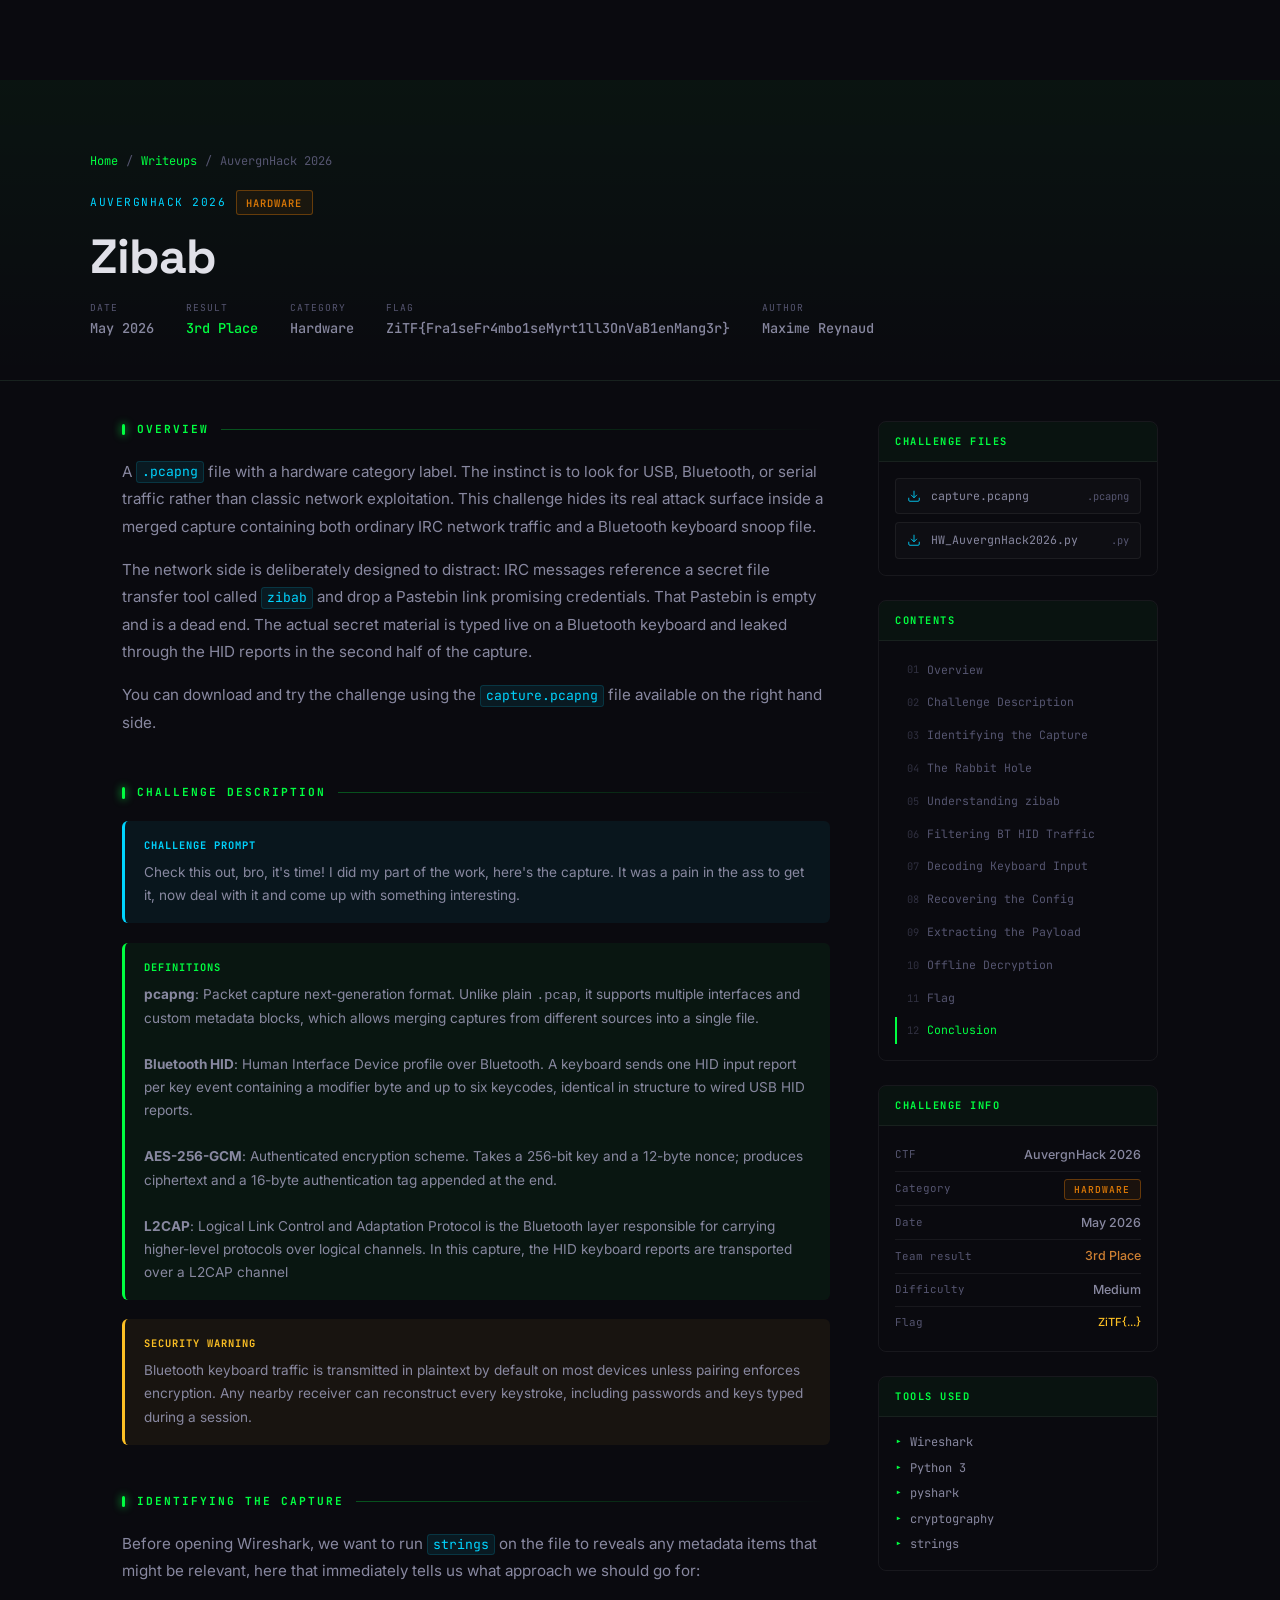
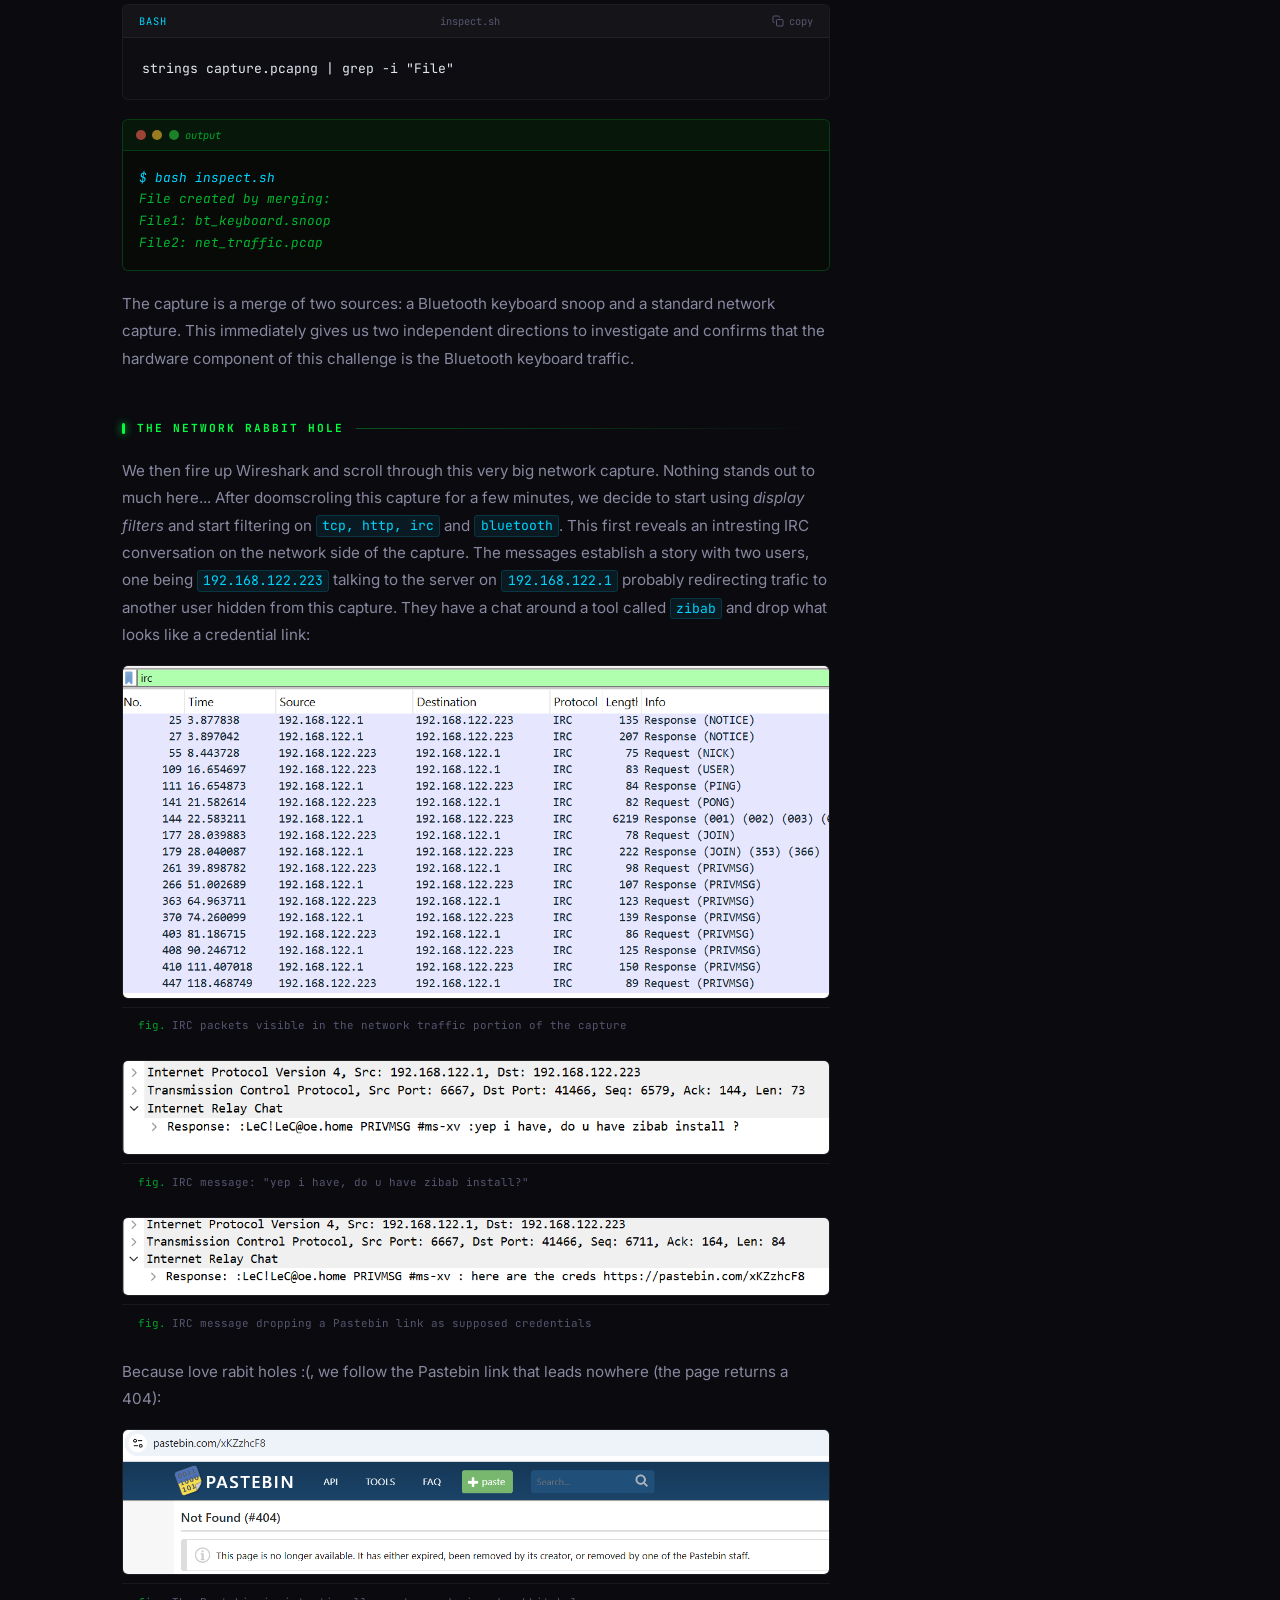
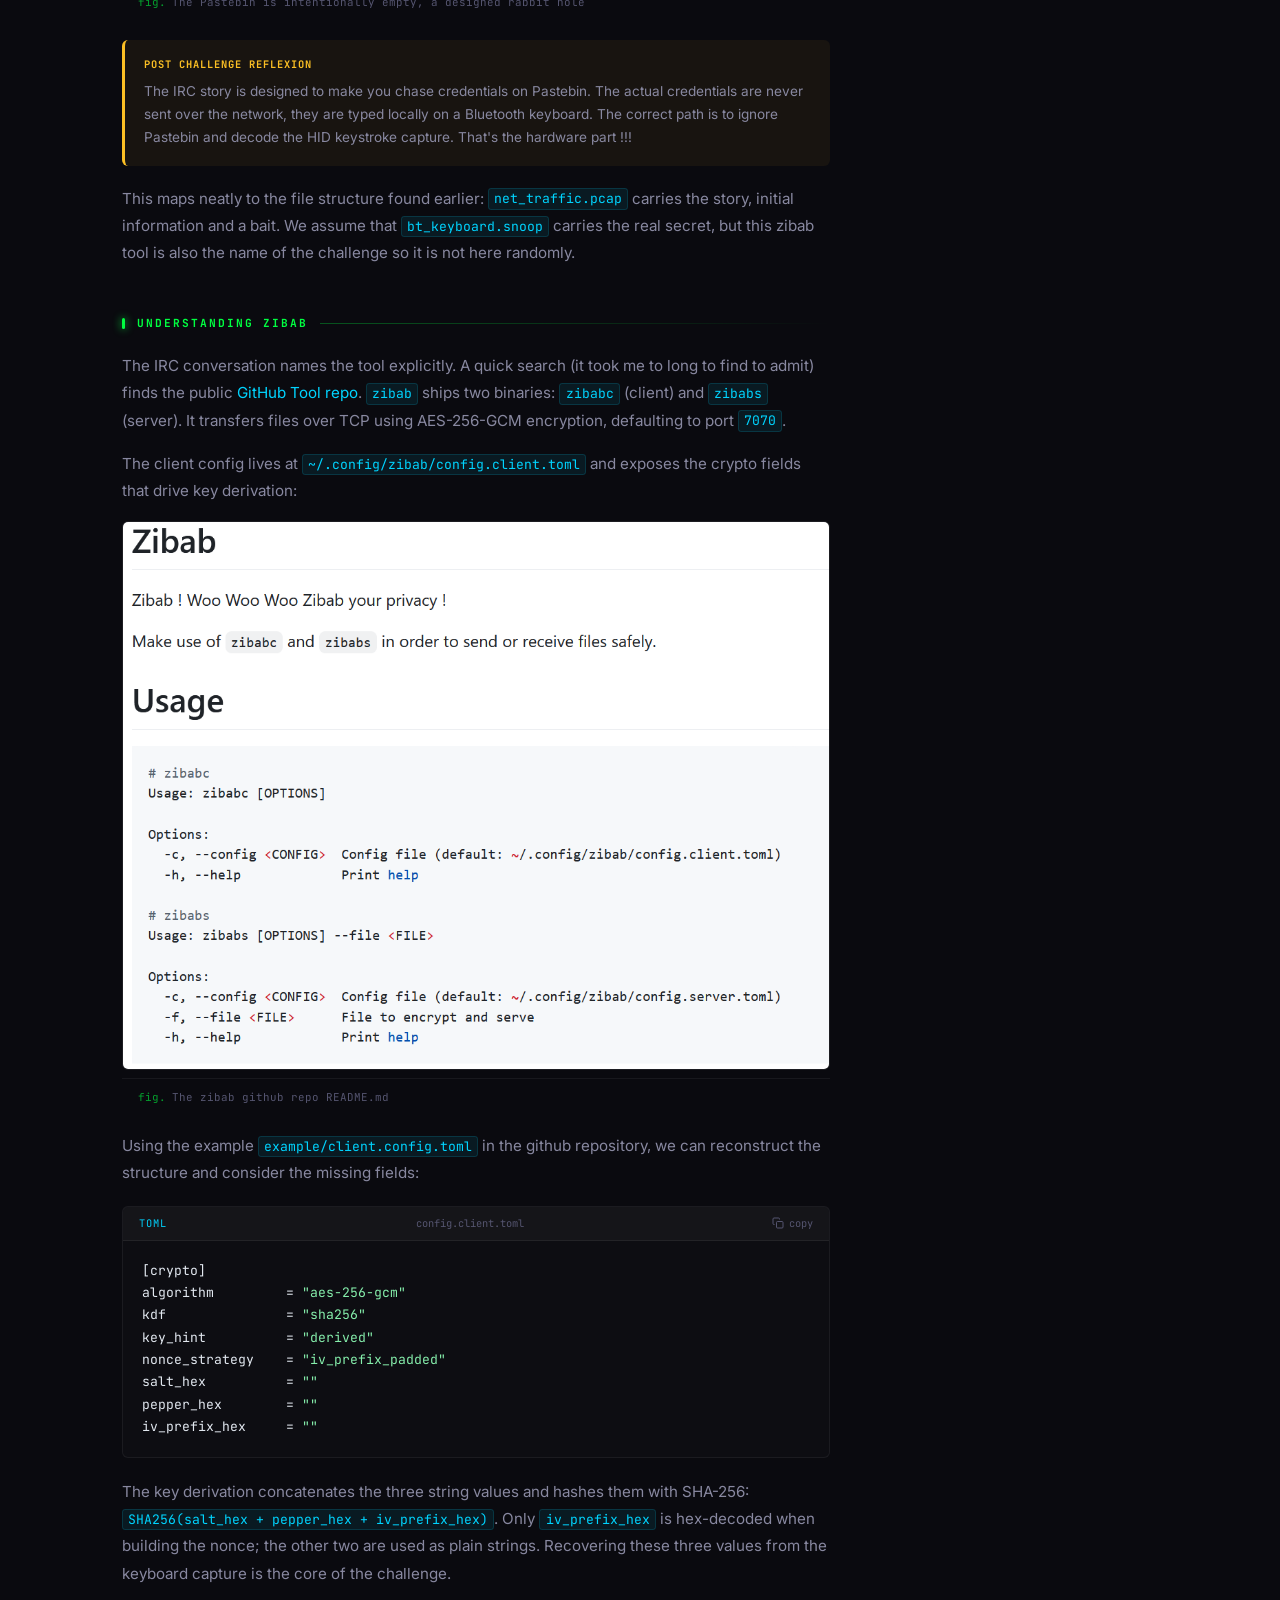
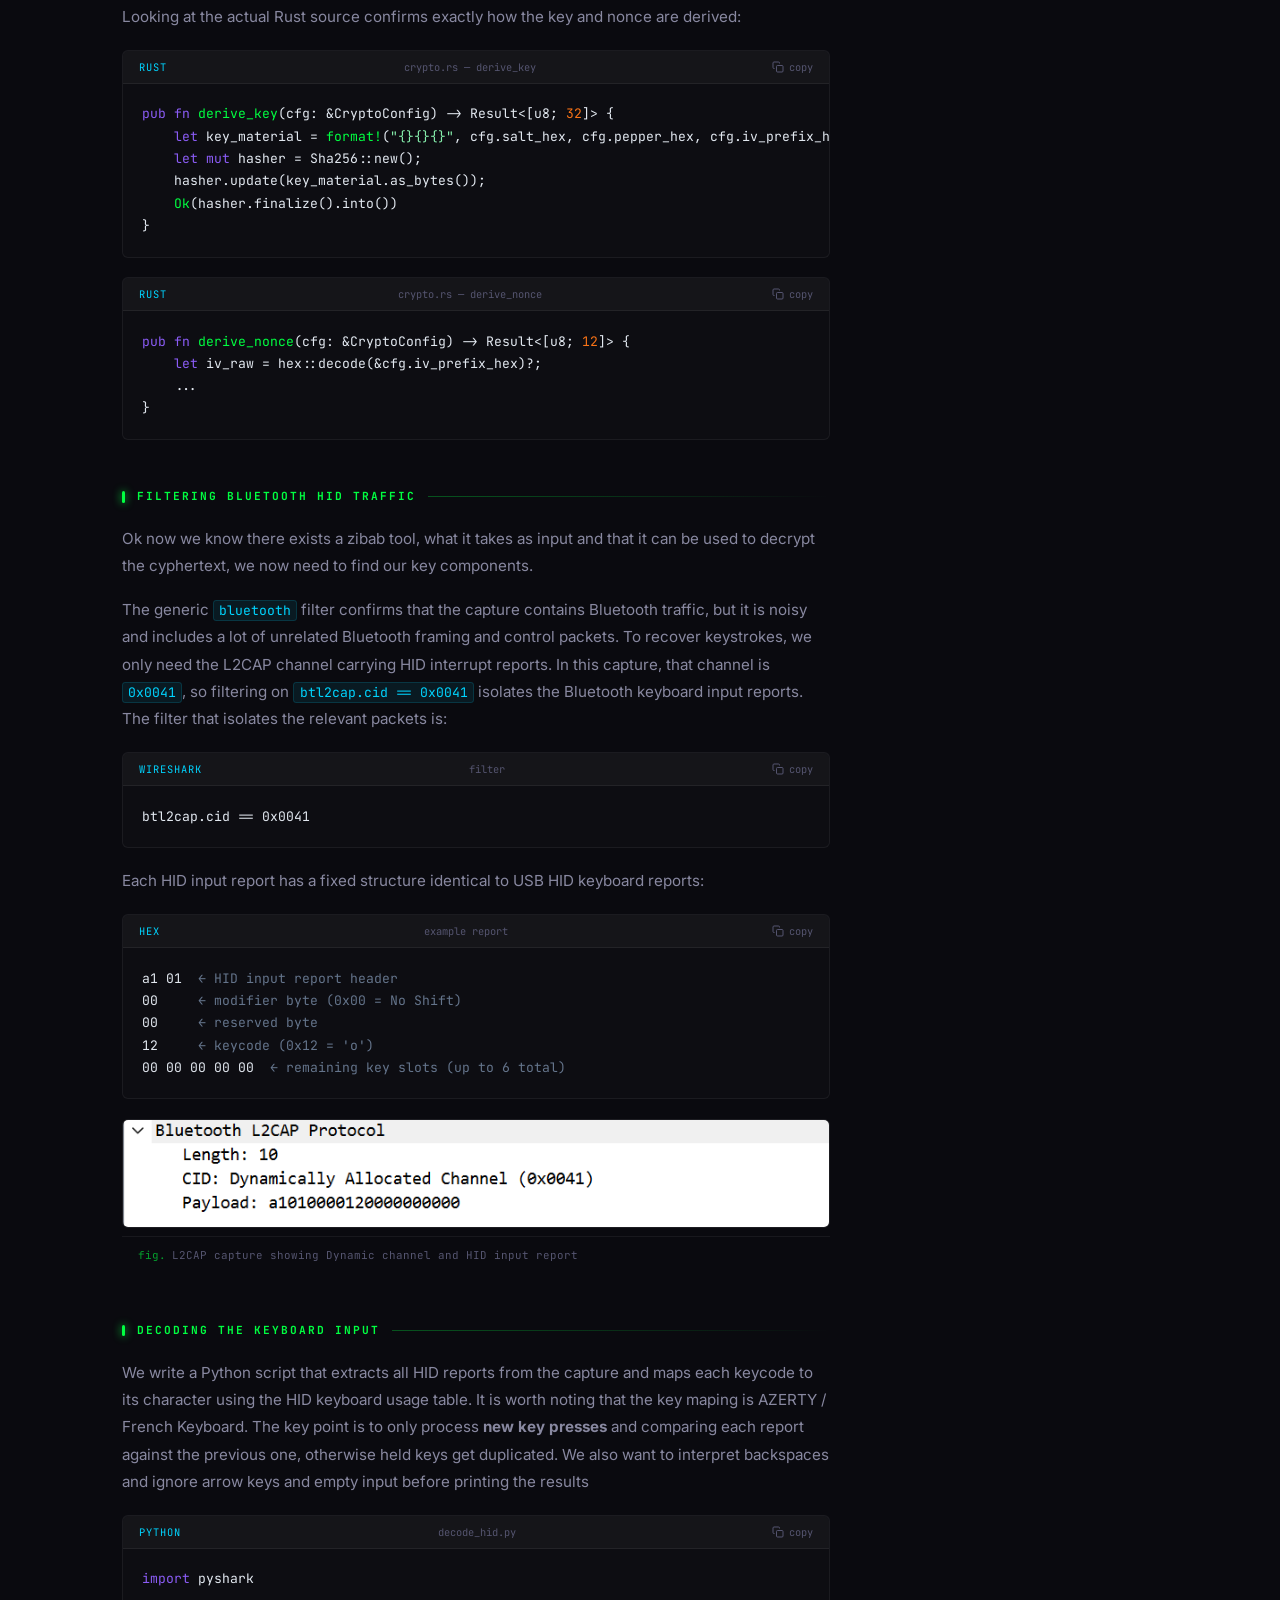
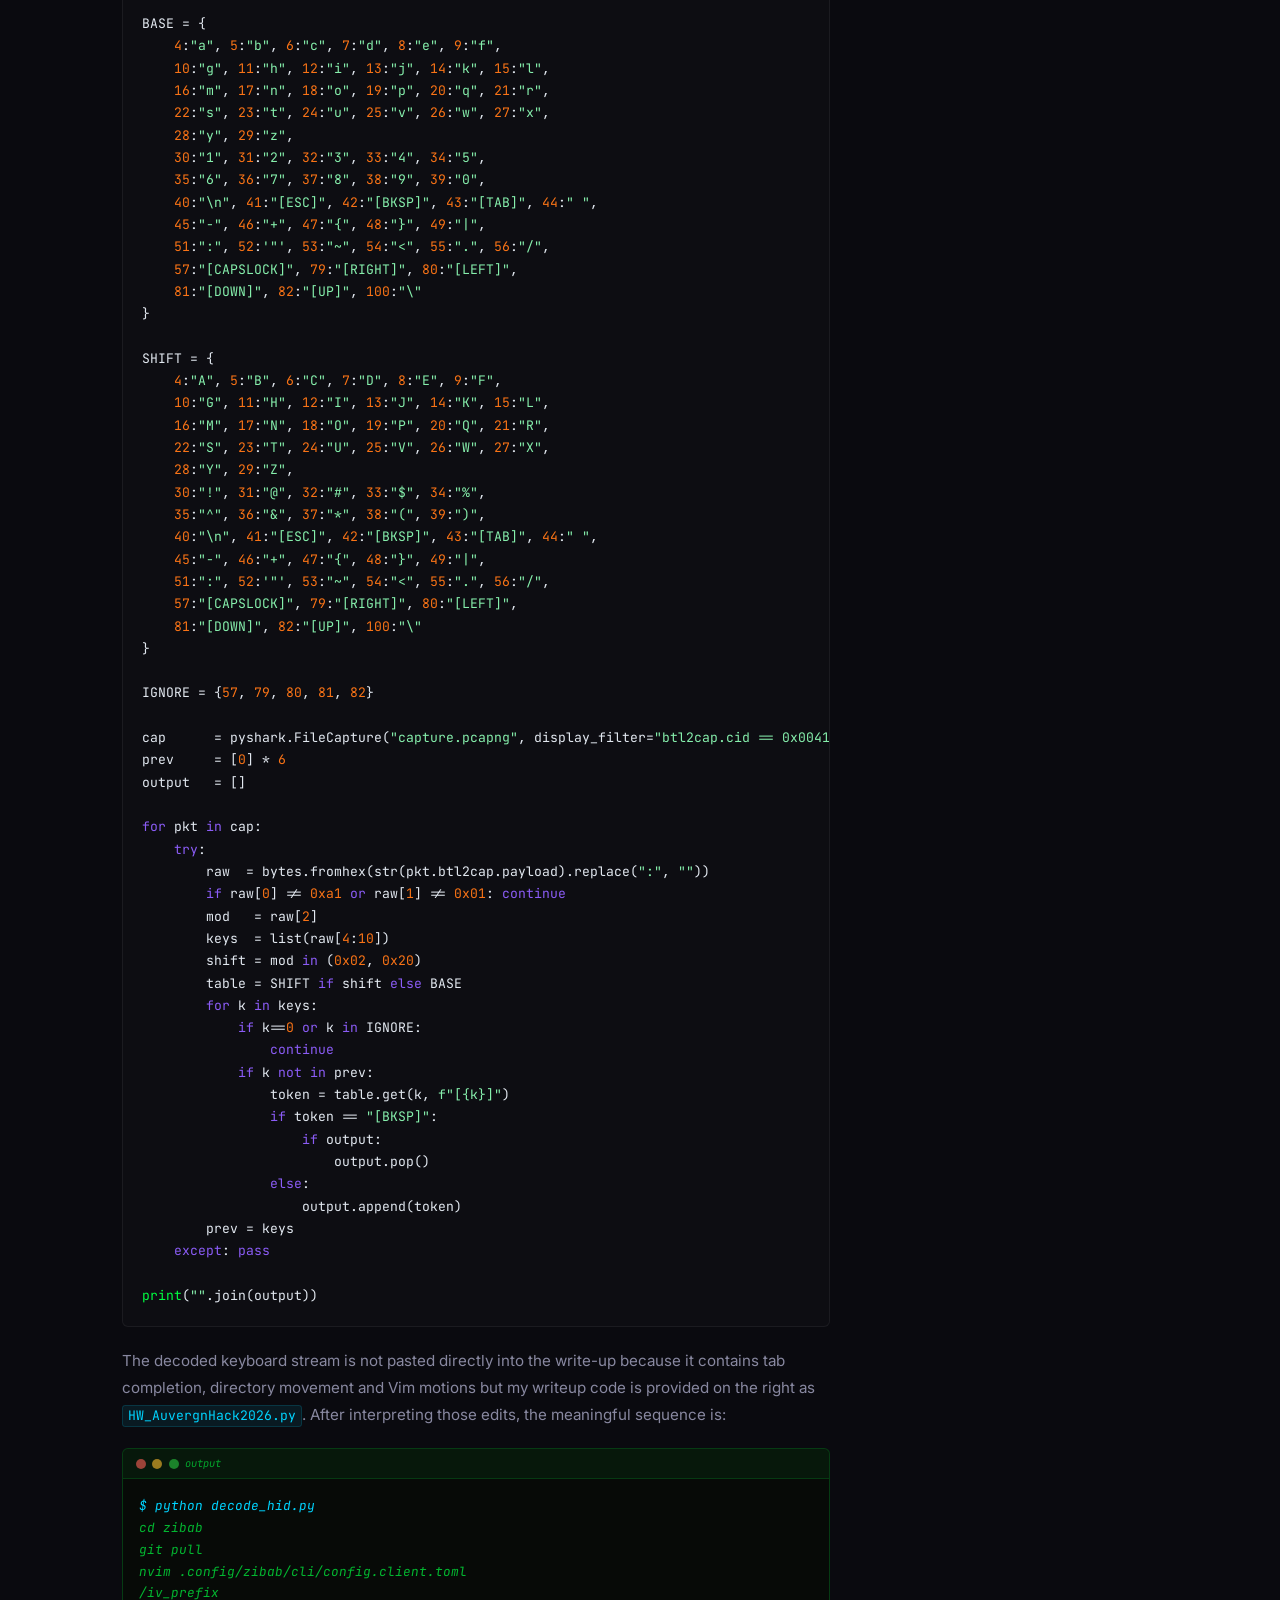
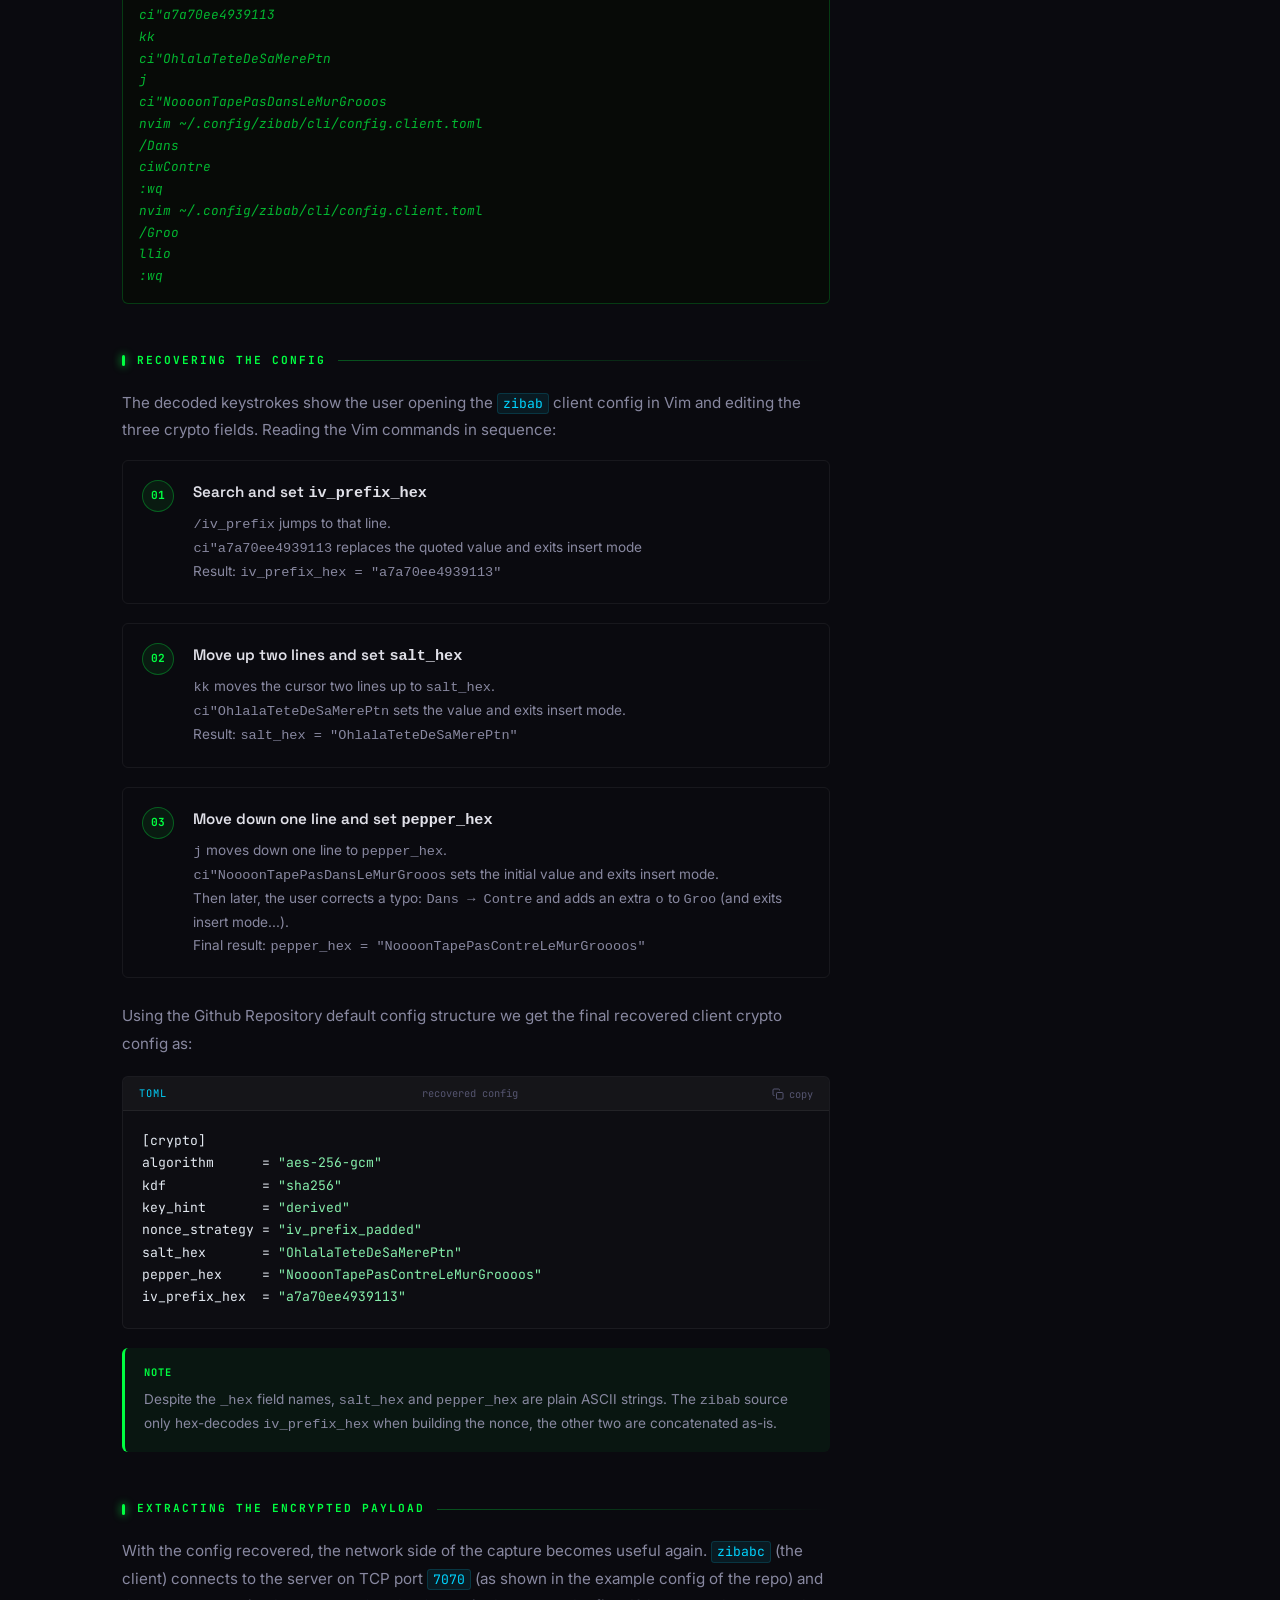
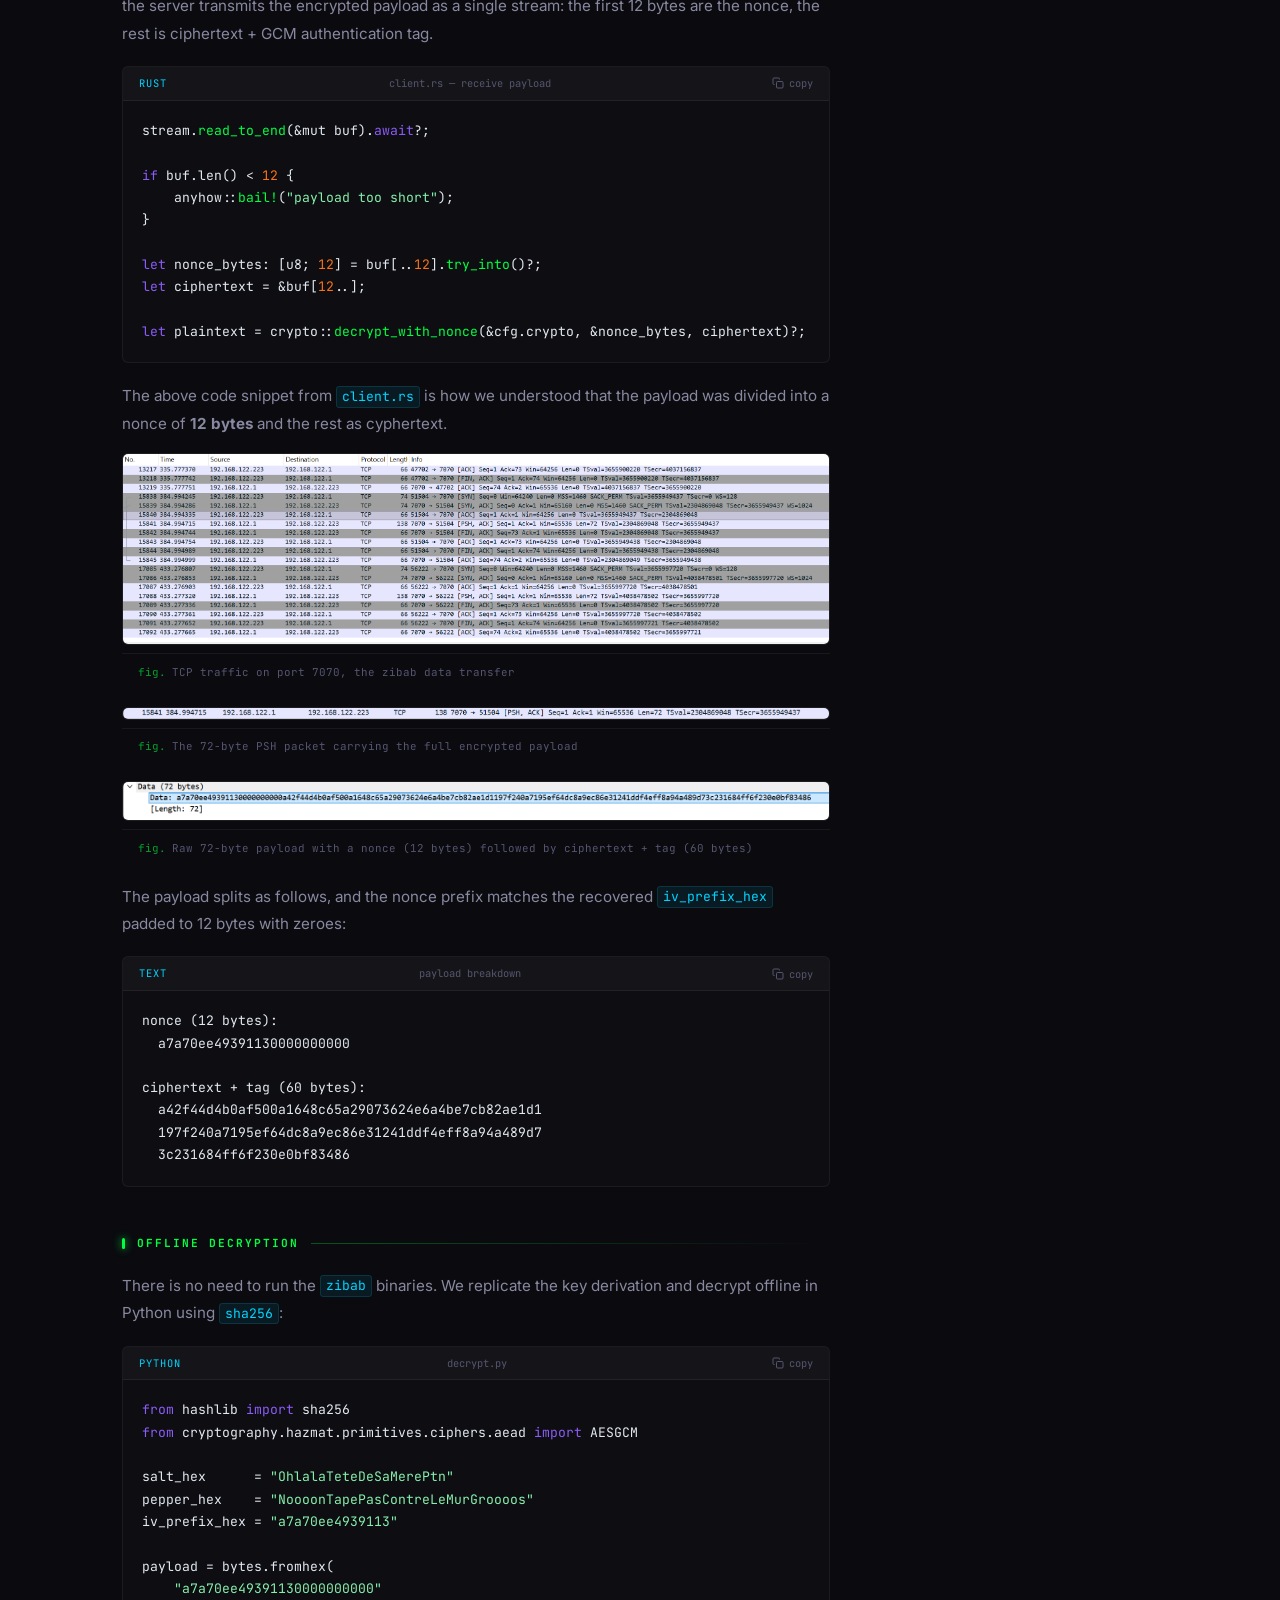
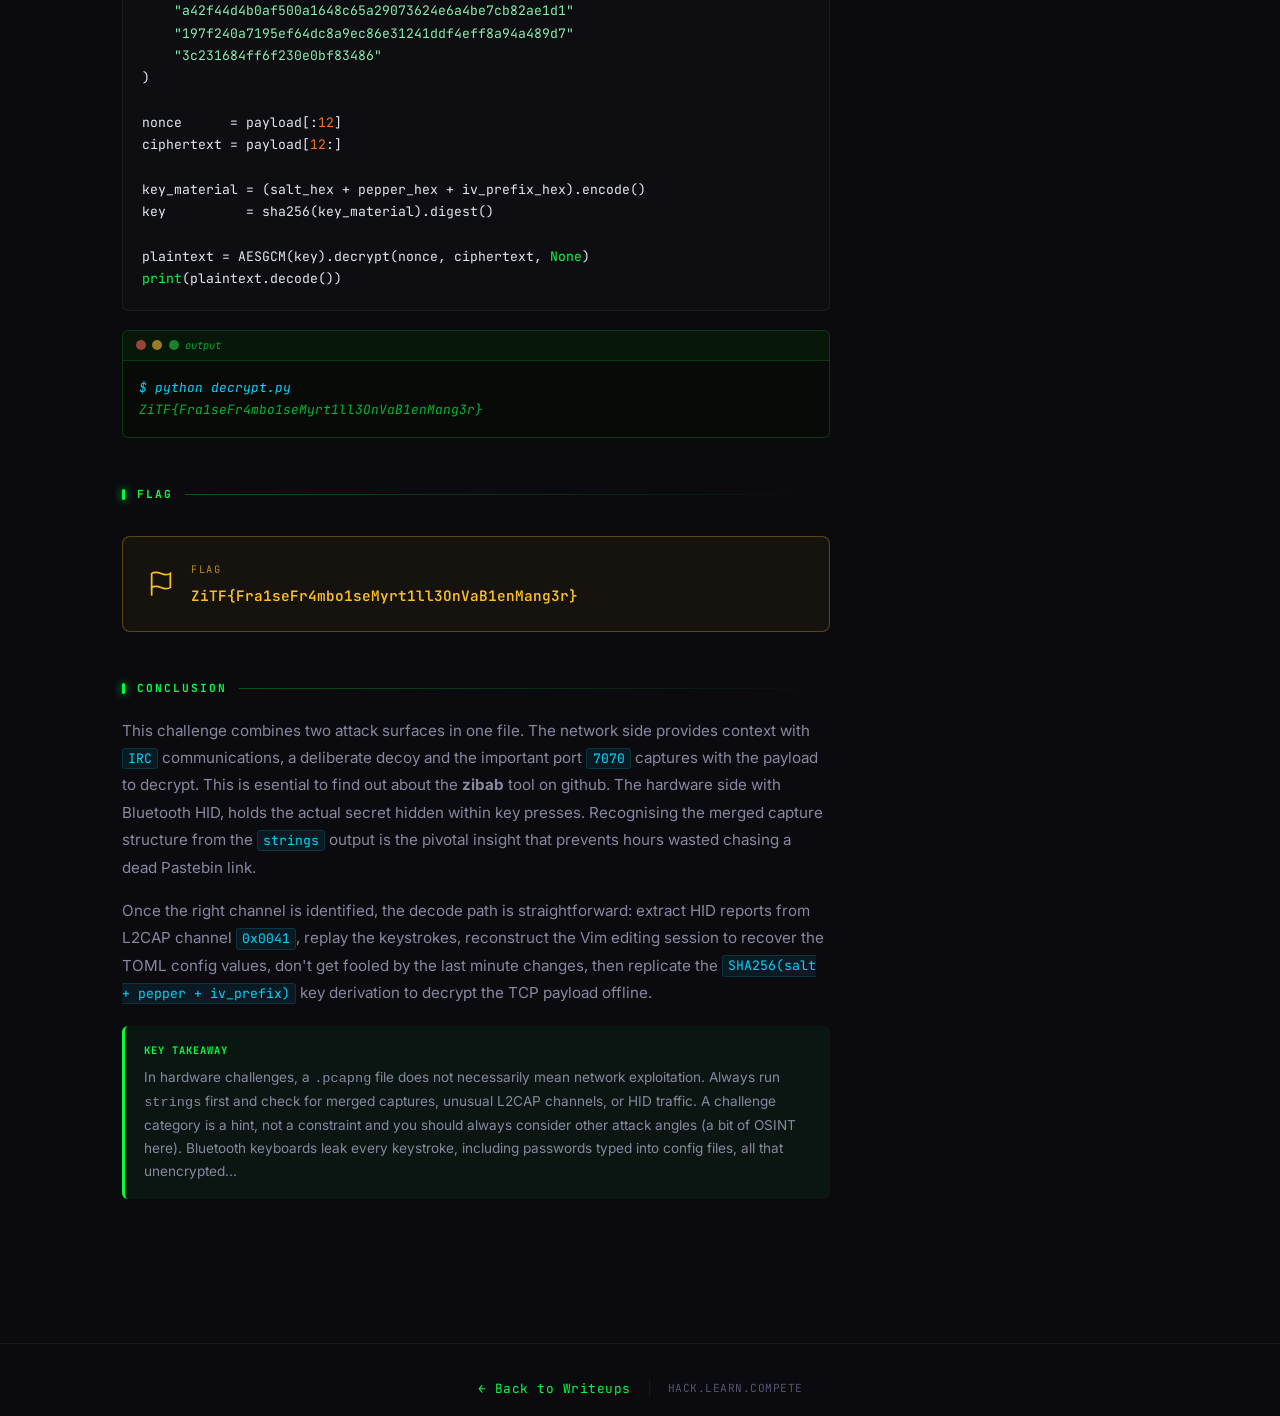
<file: writeups/auvergnahack-2026-zibab.html>
<!DOCTYPE html>
<html lang="en">
<head>
    <meta charset="UTF-8">
    <meta name="viewport" content="width=device-width, initial-scale=1.0">
    <title>Zibab | AuvergnHack 2026</title>
    <meta name="description" content="CTF writeup: decoding Bluetooth HID keystrokes from a merged pcapng to recover AES-256-GCM keys and decrypt a zibab payload — AuvergnHack CTF 2026">
    <meta name="theme-color" content="#0a0a0f">
    <link rel="icon" href="data:image/svg+xml,<svg xmlns='http://www.w3.org/2000/svg' viewBox='0 0 100 100'><rect width='100' height='100' rx='16' fill='%230a0a0f'/><text x='50' y='66' font-family='monospace' font-size='48' font-weight='bold' fill='%2300ff41' text-anchor='middle'>MR</text></svg>">
    <link rel="preconnect" href="https://fonts.googleapis.com">
    <link rel="preconnect" href="https://fonts.gstatic.com" crossorigin>
    <link href="https://fonts.googleapis.com/css2?family=JetBrains+Mono:wght@300;400;500;600;700&family=Inter:wght@300;400;500;600;700;800;900&family=Space+Grotesk:wght@300;400;500;600;700&display=swap" rel="stylesheet">
    <link rel="stylesheet" href="../styles.css">
    <link rel="stylesheet" href="../writeups.css">
</head>
<body class="writeup-page">

    <!-- Navigation -->
    <nav class="nav" id="nav">
        <div class="nav-logo">
            <a href="../index.html" style="text-decoration:none; display:flex; align-items:center; gap:0.25rem;">
                <span class="nav-logo-bracket">[</span>
                <span class="nav-logo-text">MR</span>
                <span class="nav-logo-bracket">]</span>
            </a>
        </div>
        <div class="nav-links">
            <a href="../index.html#about"        class="nav-link">About</a>
            <a href="../index.html#experience"   class="nav-link">Experience</a>
            <a href="../index.html#projects"     class="nav-link">Projects</a>
            <a href="../index.html#competitions" class="nav-link">CTF</a>
            <a href="../writeups.html"           class="nav-link" style="color:var(--green);">Writeups</a>
            <a href="../index.html#contact"      class="nav-link">Contact</a>
        </div>
        <button class="nav-toggle" id="navToggle" aria-label="Toggle navigation">
            <span></span><span></span><span></span>
        </button>
    </nav>

    <!-- Mobile Nav -->
    <div class="mobile-nav" id="mobileNav">
        <a href="../index.html#about"        class="mobile-nav-link">About</a>
        <a href="../index.html#experience"   class="mobile-nav-link">Experience</a>
        <a href="../index.html#projects"     class="mobile-nav-link">Projects</a>
        <a href="../index.html#competitions" class="mobile-nav-link">CTF</a>
        <a href="../writeups.html"           class="mobile-nav-link">Writeups</a>
        <a href="../index.html#contact"      class="mobile-nav-link">Contact</a>
    </div>

    <!-- Challenge Header -->
    <div class="writeup-challenge-header">
        <div class="writeup-challenge-inner">
            <nav class="breadcrumb">
                <a href="../index.html">Home</a>
                <span class="breadcrumb-sep">/</span>
                <a href="../writeups.html">Writeups</a>
                <span class="breadcrumb-sep">/</span>
                <span>AuvergnHack 2026</span>
            </nav>
            <div class="writeup-challenge-tags" style="margin-top:1.2rem;">
                <span class="writeup-challenge-ctf">AuvergnHack 2026</span>
                <span class="cat-badge cat-hardware">Hardware</span>
            </div>
            <h1 class="writeup-challenge-title">Zibab</h1>
            <div class="writeup-challenge-meta-row">
                <div class="writeup-meta-item">
                    <span class="writeup-meta-key">Date</span>
                    <span class="writeup-meta-val">May 2026</span>
                </div>
                <div class="writeup-meta-item">
                    <span class="writeup-meta-key">Result</span>
                    <span class="writeup-meta-val accent">3rd Place</span>
                </div>
                <div class="writeup-meta-item">
                    <span class="writeup-meta-key">Category</span>
                    <span class="writeup-meta-val">Hardware</span>
                </div>
                <div class="writeup-meta-item">
                    <span class="writeup-meta-key">Flag</span>
                    <span class="writeup-meta-val">ZiTF{Fra1seFr4mbo1seMyrt1ll3OnVaB1enMang3r}</span>
                </div>
                <div class="writeup-meta-item">
                    <span class="writeup-meta-key">Author</span>
                    <span class="writeup-meta-val">Maxime Reynaud</span>
                </div>
            </div>
        </div>
    </div>

    <!-- Two-column layout -->
    <div class="writeup-layout">

        <!-- Main content -->
        <article class="writeup-content">

            <!-- Overview -->
            <section class="writeup-section" id="overview">
                <div class="writeup-section-title">Overview</div>
                <p class="writeup-p">
                    A <code>.pcapng</code> file with a hardware category label. The instinct is to look for USB,
                    Bluetooth, or serial traffic rather than classic network exploitation. This challenge hides
                    its real attack surface inside a merged capture containing both ordinary IRC network traffic
                    and a Bluetooth keyboard snoop file.
                </p>
                <p class="writeup-p">
                    The network side is deliberately designed to distract: IRC messages reference a secret file
                    transfer tool called <code>zibab</code> and drop a Pastebin link promising credentials.
                    That Pastebin is empty and is a dead end. The actual secret material is typed live on a Bluetooth
                    keyboard and leaked through the HID reports in the second half of the capture.
                </p>
                <p class="writeup-p">
                    You can download and try the challenge using the <code>capture.pcapng</code> file available
                    on the right hand side.
                </p>
            </section>

            <!-- Challenge Description -->
            <section class="writeup-section" id="challenge">
                <div class="writeup-section-title">Challenge Description</div>
                <div class="callout callout-info">
                    <span class="callout-label">Challenge prompt</span>
                    Check this out, bro, it's time! I did my part of the work, here's the capture.
                    It was a pain in the ass to get it, now deal with it and come up with something interesting.
                </div>
                <div class="callout callout-tip">
                    <span class="callout-label">Definitions</span>
                    <strong>pcapng</strong>: Packet capture next-generation format. Unlike plain <code>.pcap</code>,
                    it supports multiple interfaces and custom metadata blocks, which allows merging captures
                    from different sources into a single file.
                    <br><br>
                    <strong>Bluetooth HID</strong>: Human Interface Device profile over Bluetooth. A keyboard
                    sends one HID input report per key event containing a modifier byte and up to six keycodes,
                    identical in structure to wired USB HID reports.
                    <br><br>
                    <strong>AES-256-GCM</strong>: Authenticated encryption scheme. Takes a 256-bit key and a
                    12-byte nonce; produces ciphertext and a 16-byte authentication tag appended at the end.
                    <br><br>
                    <strong>L2CAP</strong>: Logical Link Control and Adaptation Protocol is the Bluetooth layer 
                    responsible for carrying higher-level protocols over logical channels. 
                    In this capture, the HID keyboard reports are transported over a L2CAP channel
                </div>
                <div class="callout callout-warn">
                    <span class="callout-label">Security warning</span>
                    Bluetooth keyboard traffic is transmitted in plaintext by default on most devices unless
                    pairing enforces encryption. Any nearby receiver can reconstruct every keystroke, including
                    passwords and keys typed during a session.
                </div>
            </section>

            <!-- Identifying the Capture -->
            <section class="writeup-section" id="analysis">
                <div class="writeup-section-title">Identifying the Capture</div>
                <p class="writeup-p">
                    Before opening Wireshark, we want to run <code>strings</code> on the file to reveals 
                    any metadata items that might be relevant, here that immediately tells us what approach we should go for:
                </p>

                <div class="code-block">
                    <div class="code-block-header">
                        <span class="code-block-lang">Bash</span>
                        <span class="code-block-file">inspect.sh</span>
                        <button class="code-block-copy" onclick="copyCode(this)">
                            <svg viewBox="0 0 24 24" fill="none" stroke="currentColor" stroke-width="2" width="12" height="12"><rect x="9" y="9" width="13" height="13" rx="2"/><path d="M5 15H4a2 2 0 0 1-2-2V4a2 2 0 0 1 2-2h9a2 2 0 0 1 2 2v1"/></svg>
                            copy
                        </button>
                    </div>
                    <pre>strings capture.pcapng | grep -i "File"</pre>
                </div>

                <div class="terminal-output">
                    <div class="terminal-output-header">
                        <span class="terminal-dot red"></span>
                        <span class="terminal-dot yellow"></span>
                        <span class="terminal-dot green"></span>
                        <span>output</span>
                    </div>
                    <pre><span class="cmd">$ bash inspect.sh</span>
<span class="out">File created by merging:
File1: bt_keyboard.snoop
File2: net_traffic.pcap</span></pre>
                </div>

                <p class="writeup-p">
                    The capture is a merge of two sources: a Bluetooth keyboard snoop and a standard network
                    capture. This immediately gives us two independent directions to investigate and confirms
                    that the hardware component of this challenge is the Bluetooth keyboard traffic.
                </p>
            </section>

            <!-- Rabbit Hole -->
            <section class="writeup-section" id="rabbithole">
                <div class="writeup-section-title">The Network Rabbit Hole</div>
                <p class="writeup-p">
                    We then fire up Wireshark and scroll through this very big network capture. Nothing stands out to much here...
                    After doomscroling this capture for a few minutes, we decide to start using <i>display filters</i> and start filtering 
                    on <code>tcp, http, irc</code> and <code>bluetooth</code>. This first reveals an intresting IRC conversation on the
                    network side of the capture. The messages establish a story with two users, one being <code>192.168.122.223</code> talking 
                    to the server on <code>192.168.122.1</code> probably redirecting trafic to another user hidden from this capture. 
                    They have a chat around a tool called <code>zibab</code> and drop what looks like a credential link:
                </p>

                <img src="screenshots/AuvergnHack2026/General_IRC.png" alt="Wireshark IRC traffic overview" class="writeup-img">
                <div class="writeup-img-caption">IRC packets visible in the network traffic portion of the capture</div>

                <img src="screenshots/AuvergnHack2026/zibab_install.png" alt="IRC message mentioning zibab" class="writeup-img">
                <div class="writeup-img-caption">IRC message: "yep i have, do u have zibab install?"</div>

                <img src="screenshots/AuvergnHack2026/Pastebin_rabithole.png" alt="IRC message with Pastebin link" class="writeup-img">
                <div class="writeup-img-caption">IRC message dropping a Pastebin link as supposed credentials</div>

                <p class="writeup-p">
                    Because love rabit holes :(, we follow the Pastebin link that leads nowhere (the page returns a 404):
                </p>

                <img src="screenshots/AuvergnHack2026/pastebin_404.png" alt="Pastebin 404 page" class="writeup-img">
                <div class="writeup-img-caption">The Pastebin is intentionally empty, a designed rabbit hole</div>

                <div class="callout callout-warn">
                    <span class="callout-label">Post challenge reflexion</span>
                    The IRC story is designed to make you chase credentials on Pastebin. The actual
                    credentials are never sent over the network, they are typed locally on a Bluetooth
                    keyboard. The correct path is to ignore Pastebin and decode the HID keystroke capture. 
                    That's the hardware part !!!
                </div>

                <p class="writeup-p">
                    This maps neatly to the file structure found earlier:
                    <code>net_traffic.pcap</code> carries the story, initial information and a bait.
                    We assume that <code>bt_keyboard.snoop</code> carries the real secret, but this 
                    zibab tool is also the name of the challenge so it is not here randomly.
                </p>
            </section>

            <!-- Understanding zibab -->
            <section class="writeup-section" id="zibab">
                <div class="writeup-section-title">Understanding zibab</div>
                <p class="writeup-p">
                    The IRC conversation names the tool explicitly. A quick search (it took me to long to find to admit) finds the public
                    <a href="https://github.com/Babidiii/zibab" target="_blank" rel="noopener" style="color:var(--cyan);">GitHub Tool repo</a>.
                    <code>zibab</code> ships two binaries: <code>zibabc</code> (client) and <code>zibabs</code> (server).
                    It transfers files over TCP using AES-256-GCM encryption, defaulting to port <code>7070</code>.
                </p>
                <p class="writeup-p">
                    The client config lives at <code>~/.config/zibab/config.client.toml</code> and exposes
                    the crypto fields that drive key derivation:
                </p>
                <img src="screenshots/AuvergnHack2026/zibab_repo.png" alt="zibab github repo" class="writeup-img">
                <div class="writeup-img-caption">The zibab github repo README.md</div>

                <p class="writeup-p">
                    Using the example <code>example/client.config.toml</code> in the github repository,
                    we can reconstruct the structure and consider the missing fields:
                </p>

                <div class="code-block">
                    <div class="code-block-header">
                        <span class="code-block-lang">TOML</span>
                        <span class="code-block-file">config.client.toml</span>
                        <button class="code-block-copy" onclick="copyCode(this)">
                            <svg viewBox="0 0 24 24" fill="none" stroke="currentColor" stroke-width="2" width="12" height="12"><rect x="9" y="9" width="13" height="13" rx="2"/><path d="M5 15H4a2 2 0 0 1-2-2V4a2 2 0 0 1 2-2h9a2 2 0 0 1 2 2v1"/></svg>
                            copy
                        </button>
                    </div>
                    <pre>[crypto]
algorithm         = <span class="s">"aes-256-gcm"</span>
kdf               = <span class="s">"sha256"</span>
key_hint          = <span class="s">"derived"</span>
nonce_strategy    = <span class="s">"iv_prefix_padded"</span>
salt_hex          = <span class="s">""</span>
pepper_hex        = <span class="s">""</span>
iv_prefix_hex     = <span class="s">""</span></pre>
                </div>

                <p class="writeup-p">
                    The key derivation concatenates the three string values and hashes them with SHA-256:
                    <code>SHA256(salt_hex + pepper_hex + iv_prefix_hex)</code>. Only <code>iv_prefix_hex</code>
                    is hex-decoded when building the nonce; the other two are used as plain strings.
                    Recovering these three values from the keyboard capture is the core of the challenge.
                </p>

                <p class="writeup-p">
                    Looking at the actual Rust source confirms exactly how the key and nonce are derived:
                </p>

                <div class="code-block">
                    <div class="code-block-header">
                        <span class="code-block-lang">Rust</span>
                        <span class="code-block-file">crypto.rs — derive_key</span>
                        <button class="code-block-copy" onclick="copyCode(this)">
                            <svg viewBox="0 0 24 24" fill="none" stroke="currentColor" stroke-width="2" width="12" height="12"><rect x="9" y="9" width="13" height="13" rx="2"/><path d="M5 15H4a2 2 0 0 1-2-2V4a2 2 0 0 1 2-2h9a2 2 0 0 1 2 2v1"/></svg>
                            copy
                        </button>
                    </div>
                    <pre><span class="k">pub fn</span> <span class="nb">derive_key</span>(cfg: &amp;CryptoConfig) -&gt; Result&lt;[u8; <span class="mi">32</span>]&gt; {
    <span class="k">let</span> key_material = <span class="nb">format!</span>(<span class="s">"{}{}{}"</span>, cfg.salt_hex, cfg.pepper_hex, cfg.iv_prefix_hex);
    <span class="k">let mut</span> hasher = Sha256::new();
    hasher.update(key_material.as_bytes());
    <span class="nb">Ok</span>(hasher.finalize().into())
}</pre>
                </div>

                <div class="code-block">
                    <div class="code-block-header">
                        <span class="code-block-lang">Rust</span>
                        <span class="code-block-file">crypto.rs — derive_nonce</span>
                        <button class="code-block-copy" onclick="copyCode(this)">
                            <svg viewBox="0 0 24 24" fill="none" stroke="currentColor" stroke-width="2" width="12" height="12"><rect x="9" y="9" width="13" height="13" rx="2"/><path d="M5 15H4a2 2 0 0 1-2-2V4a2 2 0 0 1 2-2h9a2 2 0 0 1 2 2v1"/></svg>
                            copy
                        </button>
                    </div>
                    <pre><span class="k">pub fn</span> <span class="nb">derive_nonce</span>(cfg: &amp;CryptoConfig) -&gt; Result&lt;[u8; <span class="mi">12</span>]&gt; {
    <span class="k">let</span> iv_raw = hex::decode(&amp;cfg.iv_prefix_hex)?;
    ...
}</pre>
                </div>
            </section>

            <!-- Bluetooth HID -->
            <section class="writeup-section" id="hid">
                <div class="writeup-section-title">Filtering Bluetooth HID Traffic</div>
                <p class="writeup-p">
                    Ok now we know there exists a zibab tool, what it takes as input and that it can be used to decrypt the cyphertext, 
                    we now need to find our key components.
                </p>
                <p class="writeup-p">
                    The generic <code>bluetooth</code> filter confirms that the capture contains Bluetooth traffic, but it is noisy and includes a lot of unrelated Bluetooth framing and control packets. 
                    To recover keystrokes, we only need the L2CAP channel carrying HID interrupt reports. 
                    In this capture, that channel is <code>0x0041</code>, so filtering on <code>btl2cap.cid == 0x0041</code> isolates the Bluetooth keyboard input reports.
                    The filter that isolates the relevant packets is:
                </p>

                <div class="code-block">
                    <div class="code-block-header">
                        <span class="code-block-lang">Wireshark</span>
                        <span class="code-block-file">filter</span>
                        <button class="code-block-copy" onclick="copyCode(this)">
                            <svg viewBox="0 0 24 24" fill="none" stroke="currentColor" stroke-width="2" width="12" height="12"><rect x="9" y="9" width="13" height="13" rx="2"/><path d="M5 15H4a2 2 0 0 1-2-2V4a2 2 0 0 1 2-2h9a2 2 0 0 1 2 2v1"/></svg>
                            copy
                        </button>
                    </div>
                    <pre>btl2cap.cid == 0x0041</pre>
                </div>

                <p class="writeup-p">
                    Each HID input report has a fixed structure identical to USB HID keyboard reports:
                </p>

                <div class="code-block">
                    <div class="code-block-header">
                        <span class="code-block-lang">Hex</span>
                        <span class="code-block-file">example report</span>
                        <button class="code-block-copy" onclick="copyCode(this)">
                            <svg viewBox="0 0 24 24" fill="none" stroke="currentColor" stroke-width="2" width="12" height="12"><rect x="9" y="9" width="13" height="13" rx="2"/><path d="M5 15H4a2 2 0 0 1-2-2V4a2 2 0 0 1 2-2h9a2 2 0 0 1 2 2v1"/></svg>
                            copy
                        </button>
                    </div>
                    <pre>a1 01  <span class="c">← HID input report header</span>
00     <span class="c">← modifier byte (0x00 = No Shift)</span>
00     <span class="c">← reserved byte</span>
12     <span class="c">← keycode (0x12 = 'o')</span>
00 00 00 00 00  <span class="c">← remaining key slots (up to 6 total)</span></pre>
                </div>
                
                <img src="screenshots/AuvergnHack2026/L2CAP_capture.png" alt="L2CAP capture" class="writeup-img">
                <div class="writeup-img-caption">L2CAP capture showing Dynamic channel and HID input report</div>

            </section>

            <!-- Decoding -->
            <section class="writeup-section" id="decoding">
                <div class="writeup-section-title">Decoding the Keyboard Input</div>
                <p class="writeup-p">
                    We write a Python script that extracts all HID reports from the capture and maps each keycode
                    to its character using the HID keyboard usage table. It is worth noting that the key maping is AZERTY / French Keyboard. 
                    The key point is to only process <strong>new key presses</strong> and comparing each report against the
                    previous one, otherwise held keys get duplicated. 
                    We also want to interpret backspaces and ignore arrow keys and empty input before printing the results
                </p>

                <div class="code-block">
                    <div class="code-block-header">
                        <span class="code-block-lang">Python</span>
                        <span class="code-block-file">decode_hid.py</span>
                        <button class="code-block-copy" onclick="copyCode(this)">
                            <svg viewBox="0 0 24 24" fill="none" stroke="currentColor" stroke-width="2" width="12" height="12"><rect x="9" y="9" width="13" height="13" rx="2"/><path d="M5 15H4a2 2 0 0 1-2-2V4a2 2 0 0 1 2-2h9a2 2 0 0 1 2 2v1"/></svg>
                            copy
                        </button>
                    </div>
                    <pre><span class="k">import</span> pyshark

BASE = {
    <span class="mi">4</span>:<span class="s">"a"</span>, <span class="mi">5</span>:<span class="s">"b"</span>, <span class="mi">6</span>:<span class="s">"c"</span>, <span class="mi">7</span>:<span class="s">"d"</span>, <span class="mi">8</span>:<span class="s">"e"</span>, <span class="mi">9</span>:<span class="s">"f"</span>,
    <span class="mi">10</span>:<span class="s">"g"</span>, <span class="mi">11</span>:<span class="s">"h"</span>, <span class="mi">12</span>:<span class="s">"i"</span>, <span class="mi">13</span>:<span class="s">"j"</span>, <span class="mi">14</span>:<span class="s">"k"</span>, <span class="mi">15</span>:<span class="s">"l"</span>,
    <span class="mi">16</span>:<span class="s">"m"</span>, <span class="mi">17</span>:<span class="s">"n"</span>, <span class="mi">18</span>:<span class="s">"o"</span>, <span class="mi">19</span>:<span class="s">"p"</span>, <span class="mi">20</span>:<span class="s">"q"</span>, <span class="mi">21</span>:<span class="s">"r"</span>,
    <span class="mi">22</span>:<span class="s">"s"</span>, <span class="mi">23</span>:<span class="s">"t"</span>, <span class="mi">24</span>:<span class="s">"u"</span>, <span class="mi">25</span>:<span class="s">"v"</span>, <span class="mi">26</span>:<span class="s">"w"</span>, <span class="mi">27</span>:<span class="s">"x"</span>,
    <span class="mi">28</span>:<span class="s">"y"</span>, <span class="mi">29</span>:<span class="s">"z"</span>,
    <span class="mi">30</span>:<span class="s">"1"</span>, <span class="mi">31</span>:<span class="s">"2"</span>, <span class="mi">32</span>:<span class="s">"3"</span>, <span class="mi">33</span>:<span class="s">"4"</span>, <span class="mi">34</span>:<span class="s">"5"</span>,
    <span class="mi">35</span>:<span class="s">"6"</span>, <span class="mi">36</span>:<span class="s">"7"</span>, <span class="mi">37</span>:<span class="s">"8"</span>, <span class="mi">38</span>:<span class="s">"9"</span>, <span class="mi">39</span>:<span class="s">"0"</span>,
    <span class="mi">40</span>:<span class="s">"\n"</span>, <span class="mi">41</span>:<span class="s">"[ESC]"</span>, <span class="mi">42</span>:<span class="s">"[BKSP]"</span>, <span class="mi">43</span>:<span class="s">"[TAB]"</span>, <span class="mi">44</span>:<span class="s">" "</span>,
    <span class="mi">45</span>:<span class="s">"-"</span>, <span class="mi">46</span>:<span class="s">"+"</span>, <span class="mi">47</span>:<span class="s">"{"</span>, <span class="mi">48</span>:<span class="s">"}"</span>, <span class="mi">49</span>:<span class="s">"|"</span>,
    <span class="mi">51</span>:<span class="s">":"</span>, <span class="mi">52</span>:<span class="s">'"'</span>, <span class="mi">53</span>:<span class="s">"~"</span>, <span class="mi">54</span>:<span class="s">"&lt;"</span>, <span class="mi">55</span>:<span class="s">"."</span>, <span class="mi">56</span>:<span class="s">"/"</span>,
    <span class="mi">57</span>:<span class="s">"[CAPSLOCK]"</span>, <span class="mi">79</span>:<span class="s">"[RIGHT]"</span>, <span class="mi">80</span>:<span class="s">"[LEFT]"</span>,
    <span class="mi">81</span>:<span class="s">"[DOWN]"</span>, <span class="mi">82</span>:<span class="s">"[UP]"</span>, <span class="mi">100</span>:<span class="s">"\"</span>
}

SHIFT = {
    <span class="mi">4</span>:<span class="s">"A"</span>, <span class="mi">5</span>:<span class="s">"B"</span>, <span class="mi">6</span>:<span class="s">"C"</span>, <span class="mi">7</span>:<span class="s">"D"</span>, <span class="mi">8</span>:<span class="s">"E"</span>, <span class="mi">9</span>:<span class="s">"F"</span>,
    <span class="mi">10</span>:<span class="s">"G"</span>, <span class="mi">11</span>:<span class="s">"H"</span>, <span class="mi">12</span>:<span class="s">"I"</span>, <span class="mi">13</span>:<span class="s">"J"</span>, <span class="mi">14</span>:<span class="s">"K"</span>, <span class="mi">15</span>:<span class="s">"L"</span>,
    <span class="mi">16</span>:<span class="s">"M"</span>, <span class="mi">17</span>:<span class="s">"N"</span>, <span class="mi">18</span>:<span class="s">"O"</span>, <span class="mi">19</span>:<span class="s">"P"</span>, <span class="mi">20</span>:<span class="s">"Q"</span>, <span class="mi">21</span>:<span class="s">"R"</span>,
    <span class="mi">22</span>:<span class="s">"S"</span>, <span class="mi">23</span>:<span class="s">"T"</span>, <span class="mi">24</span>:<span class="s">"U"</span>, <span class="mi">25</span>:<span class="s">"V"</span>, <span class="mi">26</span>:<span class="s">"W"</span>, <span class="mi">27</span>:<span class="s">"X"</span>,
    <span class="mi">28</span>:<span class="s">"Y"</span>, <span class="mi">29</span>:<span class="s">"Z"</span>,
    <span class="mi">30</span>:<span class="s">"!"</span>, <span class="mi">31</span>:<span class="s">"@"</span>, <span class="mi">32</span>:<span class="s">"#"</span>, <span class="mi">33</span>:<span class="s">"$"</span>, <span class="mi">34</span>:<span class="s">"%"</span>,
    <span class="mi">35</span>:<span class="s">"^"</span>, <span class="mi">36</span>:<span class="s">"&amp;"</span>, <span class="mi">37</span>:<span class="s">"*"</span>, <span class="mi">38</span>:<span class="s">"("</span>, <span class="mi">39</span>:<span class="s">")"</span>,
    <span class="mi">40</span>:<span class="s">"\n"</span>, <span class="mi">41</span>:<span class="s">"[ESC]"</span>, <span class="mi">42</span>:<span class="s">"[BKSP]"</span>, <span class="mi">43</span>:<span class="s">"[TAB]"</span>, <span class="mi">44</span>:<span class="s">" "</span>,
    <span class="mi">45</span>:<span class="s">"-"</span>, <span class="mi">46</span>:<span class="s">"+"</span>, <span class="mi">47</span>:<span class="s">"{"</span>, <span class="mi">48</span>:<span class="s">"}"</span>, <span class="mi">49</span>:<span class="s">"|"</span>,
    <span class="mi">51</span>:<span class="s">":"</span>, <span class="mi">52</span>:<span class="s">'"'</span>, <span class="mi">53</span>:<span class="s">"~"</span>, <span class="mi">54</span>:<span class="s">"&lt;"</span>, <span class="mi">55</span>:<span class="s">"."</span>, <span class="mi">56</span>:<span class="s">"/"</span>,
    <span class="mi">57</span>:<span class="s">"[CAPSLOCK]"</span>, <span class="mi">79</span>:<span class="s">"[RIGHT]"</span>, <span class="mi">80</span>:<span class="s">"[LEFT]"</span>,
    <span class="mi">81</span>:<span class="s">"[DOWN]"</span>, <span class="mi">82</span>:<span class="s">"[UP]"</span>, <span class="mi">100</span>:<span class="s">"\"</span>
}

IGNORE = {<span class="mi">57</span>, <span class="mi">79</span>, <span class="mi">80</span>, <span class="mi">81</span>, <span class="mi">82</span>}

cap      = pyshark.FileCapture(<span class="s">"capture.pcapng"</span>, display_filter=<span class="s">"btl2cap.cid == 0x0041"</span>)
prev     = [<span class="mi">0</span>] * <span class="mi">6</span>
output   = []

<span class="k">for</span> pkt <span class="k">in</span> cap:
    <span class="k">try</span>:
        raw  = bytes.fromhex(str(pkt.btl2cap.payload).replace(<span class="s">":"</span>, <span class="s">""</span>))
        <span class="k">if</span> raw[<span class="mi">0</span>] != <span class="mi">0xa1</span> <span class="k">or</span> raw[<span class="mi">1</span>] != <span class="mi">0x01</span>: <span class="k">continue</span>
        mod   = raw[<span class="mi">2</span>]
        keys  = list(raw[<span class="mi">4</span>:<span class="mi">10</span>])
        shift = mod <span class="k">in</span> (<span class="mi">0x02</span>, <span class="mi">0x20</span>)
        table = SHIFT <span class="k">if</span> shift <span class="k">else</span> BASE
        <span class="k">for</span> k <span class="k">in</span> keys:
            <span class="k">if</span> k==<span class="mi">0</span> <span class="k">or</span> k <span class="k">in</span> IGNORE:
                <span class="k">continue</span>
            <span class="k">if</span> k <span class="k">not in</span> prev:
                token = table.get(k, <span class="s">f"[{k}]"</span>)
                <span class="k">if</span> token == <span class="s">"[BKSP]"</span>:
                    <span class="k">if</span> output:
                        output.pop()
                <span class="k">else</span>:
                    output.append(token)
        prev = keys
    <span class="k">except</span>: <span class="k">pass</span>

<span class="nb">print</span>(<span class="s">""</span>.join(output))</pre>
                </div>
                <p class="writeup-p">
                    The decoded keyboard stream is not pasted directly into the write-up because it contains
                     tab completion, directory movement and Vim motions but my writeup code is provided on the right 
                     as <code>HW_AuvergnHack2026.py</code>. After interpreting those edits,
                    the meaningful sequence is:
                </p>
                <div class="terminal-output">
                    <div class="terminal-output-header">
                        <span class="terminal-dot red"></span>
                        <span class="terminal-dot yellow"></span>
                        <span class="terminal-dot green"></span>
                        <span>output</span>
                    </div>
                    <pre><span class="cmd">$ python decode_hid.py</span>
<span class="out">cd zibab
git pull
nvim .config/zibab/cli/config.client.toml
/iv_prefix
ci"a7a70ee4939113
kk
ci"OhlalaTeteDeSaMerePtn
j
ci"NoooonTapePasDansLeMurGrooos
nvim ~/.config/zibab/cli/config.client.toml
/Dans
ciwContre
:wq
nvim ~/.config/zibab/cli/config.client.toml
/Groo
llio
:wq</span></pre>
                </div>
            </section>

            <!-- Recovering the config -->
            <section class="writeup-section" id="config">
                <div class="writeup-section-title">Recovering the Config</div>
                <p class="writeup-p">
                    The decoded keystrokes show the user opening the <code>zibab</code> client config in
                    Vim and editing the three crypto fields. Reading the Vim commands in sequence:
                </p>
                <div class="steps">
                    <div class="step">
                        <div class="step-num">01</div>
                        <div class="step-body">
                            <div class="step-title">Search and set <code>iv_prefix_hex</code></div>
                            <div class="step-desc">
                                <code>/iv_prefix</code> jumps to that line.
                                <br><code>ci"a7a70ee4939113</code> replaces the quoted value and exits insert mode
                                <br>Result: <code>iv_prefix_hex = "a7a70ee4939113"</code>
                            </div>
                        </div>
                    </div>
                    <div class="step">
                        <div class="step-num">02</div>
                        <div class="step-body">
                            <div class="step-title">Move up two lines and set <code>salt_hex</code></div>
                            <div class="step-desc">
                                <code>kk</code> moves the cursor two lines up to <code>salt_hex</code>.
                                <br><code>ci"OhlalaTeteDeSaMerePtn</code> sets the value and exits insert mode.
                                <br>Result: <code>salt_hex = "OhlalaTeteDeSaMerePtn"</code>
                            </div>
                        </div>
                    </div>
                    <div class="step">
                        <div class="step-num">03</div>
                        <div class="step-body">
                            <div class="step-title">Move down one line and set <code>pepper_hex</code></div>
                            <div class="step-desc">
                                <code>j</code> moves down one line to <code>pepper_hex</code>.
                                <br><code>ci"NoooonTapePasDansLeMurGrooos</code> sets the initial value and exits insert mode.
                                <br>Then later, the user corrects a typo: <code>Dans → Contre</code> and adds an
                                extra <code>o</code> to <code>Groo</code> (and exits insert mode...).
                                <br>Final result: <code>pepper_hex = "NoooonTapePasContreLeMurGroooos"</code>
                            </div>
                        </div>
                    </div>
                </div>

                <p class="writeup-p">
                    Using the Github Repository default config structure we get
                    the final recovered client crypto config as:
                </p>

                <div class="code-block">
                    <div class="code-block-header">
                        <span class="code-block-lang">TOML</span>
                        <span class="code-block-file">recovered config</span>
                        <button class="code-block-copy" onclick="copyCode(this)">
                            <svg viewBox="0 0 24 24" fill="none" stroke="currentColor" stroke-width="2" width="12" height="12"><rect x="9" y="9" width="13" height="13" rx="2"/><path d="M5 15H4a2 2 0 0 1-2-2V4a2 2 0 0 1 2-2h9a2 2 0 0 1 2 2v1"/></svg>
                            copy
                        </button>
                    </div>
                    <pre>[crypto]
algorithm      = <span class="s">"aes-256-gcm"</span>
kdf            = <span class="s">"sha256"</span>
key_hint       = <span class="s">"derived"</span>
nonce_strategy = <span class="s">"iv_prefix_padded"</span>
salt_hex       = <span class="s">"OhlalaTeteDeSaMerePtn"</span>
pepper_hex     = <span class="s">"NoooonTapePasContreLeMurGroooos"</span>
iv_prefix_hex  = <span class="s">"a7a70ee4939113"</span></pre>
                </div>

                <div class="callout callout-tip">
                    <span class="callout-label">Note</span>
                    Despite the <code>_hex</code> field names, <code>salt_hex</code> and <code>pepper_hex</code>
                    are plain ASCII strings. The <code>zibab</code> source only hex-decodes
                    <code>iv_prefix_hex</code> when building the nonce, the other two are concatenated as-is.
                </div>
            </section>

            <!-- Extracting the payload -->
            <section class="writeup-section" id="payload">
                <div class="writeup-section-title">Extracting the Encrypted Payload</div>
                <p class="writeup-p">
                    With the config recovered, the network side of the capture becomes useful again.
                    <code>zibabc</code> (the client) connects to the server on TCP port <code>7070</code> (as shown in the example config of the repo)
                    and the server transmits the encrypted payload as a single stream: the first 12 bytes are
                    the nonce, the rest is ciphertext + GCM authentication tag.
                </p>

                <div class="code-block">
                    <div class="code-block-header">
                        <span class="code-block-lang">Rust</span>
                        <span class="code-block-file">client.rs — receive payload</span>
                        <button class="code-block-copy" onclick="copyCode(this)">
                            <svg viewBox="0 0 24 24" fill="none" stroke="currentColor" stroke-width="2" width="12" height="12"><rect x="9" y="9" width="13" height="13" rx="2"/><path d="M5 15H4a2 2 0 0 1-2-2V4a2 2 0 0 1 2-2h9a2 2 0 0 1 2 2v1"/></svg>
                            copy
                        </button>
                    </div>
                    <pre>stream.<span class="nb">read_to_end</span>(&amp;mut buf).<span class="k">await</span>?;

<span class="k">if</span> buf.len() &lt; <span class="mi">12</span> {
    anyhow::<span class="nb">bail!</span>(<span class="s">"payload too short"</span>);
}

<span class="k">let</span> nonce_bytes: [u8; <span class="mi">12</span>] = buf[..<span class="mi">12</span>].<span class="nb">try_into</span>()?;
<span class="k">let</span> ciphertext = &amp;buf[<span class="mi">12</span>..];

<span class="k">let</span> plaintext = crypto::<span class="nb">decrypt_with_nonce</span>(&amp;cfg.crypto, &amp;nonce_bytes, ciphertext)?;</pre>
                </div>

                <p class="writeup-p">
                    The above code snippet from <code>client.rs</code> is how we understood 
                    that the payload was divided into a nonce of <strong>12 bytes</strong> 
                    and the rest as cyphertext.
                </p>

                <img src="screenshots/AuvergnHack2026/capture_port_7070.png" alt="Wireshark TCP traffic on port 7070" class="writeup-img">
                <div class="writeup-img-caption">TCP traffic on port 7070, the zibab data transfer</div>

                <img src="screenshots/AuvergnHack2026/lenght72_packet.png" alt="The 72-byte TCP packet" class="writeup-img">
                <div class="writeup-img-caption">The 72-byte PSH packet carrying the full encrypted payload</div>

                <img src="screenshots/AuvergnHack2026/Cyphertext.png" alt="Raw payload bytes in Wireshark" class="writeup-img">
                <div class="writeup-img-caption">Raw 72-byte payload with a nonce (12 bytes) followed by ciphertext + tag (60 bytes)</div>

                <p class="writeup-p">
                    The payload splits as follows, and the nonce prefix matches the recovered
                    <code>iv_prefix_hex</code> padded to 12 bytes with zeroes:
                </p>

                <div class="code-block">
                    <div class="code-block-header">
                        <span class="code-block-lang">Text</span>
                        <span class="code-block-file">payload breakdown</span>
                        <button class="code-block-copy" onclick="copyCode(this)">
                            <svg viewBox="0 0 24 24" fill="none" stroke="currentColor" stroke-width="2" width="12" height="12"><rect x="9" y="9" width="13" height="13" rx="2"/><path d="M5 15H4a2 2 0 0 1-2-2V4a2 2 0 0 1 2-2h9a2 2 0 0 1 2 2v1"/></svg>
                            copy
                        </button>
                    </div>
                    <pre>nonce (12 bytes):
  a7a70ee49391130000000000

ciphertext + tag (60 bytes):
  a42f44d4b0af500a1648c65a29073624e6a4be7cb82ae1d1
  197f240a7195ef64dc8a9ec86e31241ddf4eff8a94a489d7
  3c231684ff6f230e0bf83486</pre>
                </div>
            </section>

            <!-- Decryption -->
            <section class="writeup-section" id="decryption">
                <div class="writeup-section-title">Offline Decryption</div>
                <p class="writeup-p">
                    There is no need to run the <code>zibab</code> binaries. We replicate the key derivation
                    and decrypt offline in Python using <code>sha256</code>:
                </p>

                <div class="code-block">
                    <div class="code-block-header">
                        <span class="code-block-lang">Python</span>
                        <span class="code-block-file">decrypt.py</span>
                        <button class="code-block-copy" onclick="copyCode(this)">
                            <svg viewBox="0 0 24 24" fill="none" stroke="currentColor" stroke-width="2" width="12" height="12"><rect x="9" y="9" width="13" height="13" rx="2"/><path d="M5 15H4a2 2 0 0 1-2-2V4a2 2 0 0 1 2-2h9a2 2 0 0 1 2 2v1"/></svg>
                            copy
                        </button>
                    </div>
                    <pre><span class="k">from</span> hashlib <span class="k">import</span> sha256
<span class="k">from</span> cryptography.hazmat.primitives.ciphers.aead <span class="k">import</span> AESGCM

salt_hex      = <span class="s">"OhlalaTeteDeSaMerePtn"</span>
pepper_hex    = <span class="s">"NoooonTapePasContreLeMurGroooos"</span>
iv_prefix_hex = <span class="s">"a7a70ee4939113"</span>

payload = bytes.fromhex(
    <span class="s">"a7a70ee49391130000000000"</span>
    <span class="s">"a42f44d4b0af500a1648c65a29073624e6a4be7cb82ae1d1"</span>
    <span class="s">"197f240a7195ef64dc8a9ec86e31241ddf4eff8a94a489d7"</span>
    <span class="s">"3c231684ff6f230e0bf83486"</span>
)

nonce      = payload[:<span class="mi">12</span>]
ciphertext = payload[<span class="mi">12</span>:]

key_material = (salt_hex + pepper_hex + iv_prefix_hex).encode()
key          = sha256(key_material).digest()

plaintext = AESGCM(key).decrypt(nonce, ciphertext, <span class="nb">None</span>)
<span class="nb">print</span>(plaintext.decode())</pre>
                </div>

                <div class="terminal-output">
                    <div class="terminal-output-header">
                        <span class="terminal-dot red"></span>
                        <span class="terminal-dot yellow"></span>
                        <span class="terminal-dot green"></span>
                        <span>output</span>
                    </div>
                    <pre><span class="cmd">$ python decrypt.py</span>
<span class="out">ZiTF{Fra1seFr4mbo1seMyrt1ll3OnVaB1enMang3r}</span></pre>
                </div>
            </section>

            <!-- Flag -->
            <section class="writeup-section" id="flag">
                <div class="writeup-section-title">Flag</div>
                <div class="flag-box">
                    <svg class="flag-box-icon" viewBox="0 0 24 24" fill="none" stroke="currentColor" stroke-width="1.5" width="28" height="28"><path d="M4 15s1-1 4-1 5 2 8 2 4-1 4-1V3s-1 1-4 1-5-2-8-2-4 1-4 1z"/><line x1="4" y1="22" x2="4" y2="15"/></svg>
                    <div class="flag-box-content">
                        <div class="flag-box-label">Flag</div>
                        <div class="flag-box-value">ZiTF{Fra1seFr4mbo1seMyrt1ll3OnVaB1enMang3r}</div>
                    </div>
                </div>
            </section>

            <!-- Conclusion -->
            <section class="writeup-section" id="conclusion">
                <div class="writeup-section-title">Conclusion</div>
                <p class="writeup-p">
                    This challenge combines two attack surfaces in one file. The network side provides context with <code>IRC</code> communications, 
                    a deliberate decoy and the important port <code>7070</code> captures with the payload to decrypt. 
                    This is esential to find out about the <strong>zibab</strong> tool on github. 
                    The hardware side with Bluetooth HID, holds the actual secret hidden within key presses.
                    Recognising the merged capture structure from the <code>strings</code> output is the
                    pivotal insight that prevents hours wasted chasing a dead Pastebin link.
                </p>
                <p class="writeup-p">
                    Once the right channel is identified, the decode path is straightforward: extract HID
                    reports from L2CAP channel <code>0x0041</code>, replay the keystrokes, reconstruct the
                    Vim editing session to recover the TOML config values, don't get fooled by the last minute changes, 
                    then replicate the <code>SHA256(salt + pepper + iv_prefix)</code> key derivation to decrypt the TCP payload offline.
                </p>
                <div class="callout callout-tip">
                    <span class="callout-label">Key takeaway</span>
                    In hardware challenges, a <code>.pcapng</code> file does not necessarily mean network
                    exploitation. Always run <code>strings</code> first and check for merged captures,
                    unusual L2CAP channels, or HID traffic. A challenge category is a hint, not a constraint 
                    and you should always consider other attack angles (a bit of OSINT here).
                    Bluetooth keyboards leak every keystroke, 
                    including passwords typed into config files, all that unencrypted...
                </div>
            </section>

        </article>

        <!-- Sidebar -->
        <aside class="writeup-sidebar">

            <!-- Challenge files -->
            <div class="sidebar-block">
                <div class="sidebar-block-title">Challenge Files</div>
                <div class="sidebar-block-body">
                    <div class="file-list">
                        <a href="files/AuvergnHack2026/capture.pcapng" class="file-item">
                            <svg class="file-icon" viewBox="0 0 24 24" fill="none" stroke="currentColor" stroke-width="1.5" width="14" height="14"><path d="M21 15v4a2 2 0 0 1-2 2H5a2 2 0 0 1-2-2v-4"/><polyline points="7 10 12 15 17 10"/><line x1="12" y1="15" x2="12" y2="3"/></svg>
                            capture.pcapng
                            <span class="file-size">.pcapng</span>
                        </a>
                        <a href="files/AuvergnHack2026/HW_AuvergnHack2026.py" class="file-item">
                            <svg class="file-icon" viewBox="0 0 24 24" fill="none" stroke="currentColor" stroke-width="1.5" width="14" height="14"><path d="M21 15v4a2 2 0 0 1-2 2H5a2 2 0 0 1-2-2v-4"/><polyline points="7 10 12 15 17 10"/><line x1="12" y1="15" x2="12" y2="3"/></svg>
                            HW_AuvergnHack2026.py
                            <span class="file-size">.py</span>
                        </a>
                    </div>
                </div>
            </div>

            <!-- Table of contents -->
            <div class="sidebar-block">
                <div class="sidebar-block-title">Contents</div>
                <div class="sidebar-block-body">
                    <ul class="toc-list">
                        <li><a href="#overview"><span class="toc-num">01</span> Overview</a></li>
                        <li><a href="#challenge"><span class="toc-num">02</span> Challenge Description</a></li>
                        <li><a href="#analysis"><span class="toc-num">03</span> Identifying the Capture</a></li>
                        <li><a href="#rabbithole"><span class="toc-num">04</span> The Rabbit Hole</a></li>
                        <li><a href="#zibab"><span class="toc-num">05</span> Understanding zibab</a></li>
                        <li><a href="#hid"><span class="toc-num">06</span> Filtering BT HID Traffic</a></li>
                        <li><a href="#decoding"><span class="toc-num">07</span> Decoding Keyboard Input</a></li>
                        <li><a href="#config"><span class="toc-num">08</span> Recovering the Config</a></li>
                        <li><a href="#payload"><span class="toc-num">09</span> Extracting the Payload</a></li>
                        <li><a href="#decryption"><span class="toc-num">10</span> Offline Decryption</a></li>
                        <li><a href="#flag"><span class="toc-num">11</span> Flag</a></li>
                        <li><a href="#conclusion"><span class="toc-num">12</span> Conclusion</a></li>
                    </ul>
                </div>
            </div>

            <!-- Metadata -->
            <div class="sidebar-block">
                <div class="sidebar-block-title">Challenge Info</div>
                <div class="sidebar-block-body" style="padding:0.8rem 1rem;">
                    <div class="meta-row">
                        <span class="meta-row-key">CTF</span>
                        <span class="meta-row-val">AuvergnHack 2026</span>
                    </div>
                    <div class="meta-row">
                        <span class="meta-row-key">Category</span>
                        <span class="meta-row-val"><span class="cat-badge cat-hardware" style="font-size:0.6rem;">Hardware</span></span>
                    </div>
                    <div class="meta-row">
                        <span class="meta-row-key">Date</span>
                        <span class="meta-row-val">May 2026</span>
                    </div>
                    <div class="meta-row">
                        <span class="meta-row-key">Team result</span>
                        <span class="meta-row-val" style="color:var(--bronze);">3rd Place</span>
                    </div>
                    <div class="meta-row">
                        <span class="meta-row-key">Difficulty</span>
                        <span class="meta-row-val">Medium</span>
                    </div>
                    <div class="meta-row">
                        <span class="meta-row-key">Flag</span>
                        <span class="meta-row-val" style="color:var(--gold); font-size:0.7rem;">ZiTF{...}</span>
                    </div>
                </div>
            </div>

            <!-- Tools used -->
            <div class="sidebar-block">
                <div class="sidebar-block-title">Tools Used</div>
                <div class="sidebar-block-body">
                    <div style="display:flex; flex-direction:column; gap:0.4rem;">
                        <span style="font-family:var(--font-mono); font-size:0.75rem; color:var(--text-secondary); display:flex; align-items:center; gap:0.5rem;"><span style="color:var(--green);">▸</span> Wireshark</span>
                        <span style="font-family:var(--font-mono); font-size:0.75rem; color:var(--text-secondary); display:flex; align-items:center; gap:0.5rem;"><span style="color:var(--green);">▸</span> Python 3</span>
                        <span style="font-family:var(--font-mono); font-size:0.75rem; color:var(--text-secondary); display:flex; align-items:center; gap:0.5rem;"><span style="color:var(--green);">▸</span> pyshark</span>
                        <span style="font-family:var(--font-mono); font-size:0.75rem; color:var(--text-secondary); display:flex; align-items:center; gap:0.5rem;"><span style="color:var(--green);">▸</span> cryptography</span>
                        <span style="font-family:var(--font-mono); font-size:0.75rem; color:var(--text-secondary); display:flex; align-items:center; gap:0.5rem;"><span style="color:var(--green);">▸</span> strings</span>
                    </div>
                </div>
            </div>

        </aside>
    </div>

    <!-- Footer -->
    <footer class="footer">
        <div class="container">
            <div class="footer-content">
                <span class="footer-text">
                    <a href="../writeups.html" style="color:var(--green); text-decoration:none; font-family:var(--font-mono); font-size:0.8rem;">
                        ← Back to Writeups
                    </a>
                </span>
                <span class="footer-divider">|</span>
                <span class="footer-text">HACK.LEARN.COMPETE</span>
            </div>
        </div>
    </footer>

    <script>
        const nav = document.getElementById('nav');
        window.addEventListener('scroll', () => nav.classList.toggle('scrolled', window.scrollY > 50));

        document.getElementById('navToggle').addEventListener('click', () => {
            document.getElementById('mobileNav').classList.toggle('active');
        });
        document.querySelectorAll('.mobile-nav-link').forEach(l => {
            l.addEventListener('click', () => document.getElementById('mobileNav').classList.remove('active'));
        });

        const sections = document.querySelectorAll('.writeup-section[id]');
        const tocLinks = document.querySelectorAll('.toc-list a');
        const observer = new IntersectionObserver(entries => {
            entries.forEach(entry => {
                if (entry.isIntersecting) {
                    tocLinks.forEach(l => l.classList.remove('active'));
                    const active = document.querySelector(`.toc-list a[href="#${entry.target.id}"]`);
                    if (active) active.classList.add('active');
                }
            });
        }, { rootMargin: '-20% 0px -70% 0px' });
        sections.forEach(s => observer.observe(s));

        function copyCode(btn) {
            const pre = btn.closest('.code-block').querySelector('pre');
            navigator.clipboard.writeText(pre.innerText).then(() => {
                btn.innerHTML = '<svg viewBox="0 0 24 24" fill="none" stroke="currentColor" stroke-width="2" width="12" height="12"><polyline points="20 6 9 17 4 12"/></svg> copied';
                setTimeout(() => {
                    btn.innerHTML = '<svg viewBox="0 0 24 24" fill="none" stroke="currentColor" stroke-width="2" width="12" height="12"><rect x="9" y="9" width="13" height="13" rx="2"/><path d="M5 15H4a2 2 0 0 1-2-2V4a2 2 0 0 1 2-2h9a2 2 0 0 1 2 2v1"/></svg> copy';
                }, 2000);
            });
        }
    </script>
</body>
</html>
</file>
<file: styles.css>
/* ============================================================
   MAXIME REYNAUD - CYBERSECURITY PORTFOLIO
   Theme: Dark cyber / terminal aesthetic
   Colors: #0a0a0f bg, #00ff41 primary, #00d4ff secondary, #8b5cf6 accent
   ============================================================ */

/* ---------- CSS Variables ---------- */
:root {
    --bg-primary: #0a0a0f;
    --bg-secondary: #0f0f1a;
    --bg-card: #12121f;
    --bg-card-hover: #1a1a2e;
    --text-primary: #e0e0e8;
    --text-secondary: #8888a0;
    --text-muted: #555570;
    --green: #00ff41;
    --green-dim: #00cc33;
    --green-glow: rgba(0, 255, 65, 0.15);
    --cyan: #00d4ff;
    --cyan-dim: #00a8cc;
    --cyan-glow: rgba(0, 212, 255, 0.15);
    --purple: #8b5cf6;
    --purple-glow: rgba(139, 92, 246, 0.15);
    --gold: #fbbf24;
    --silver: #c0c0c0;
    --bronze: #cd7f32;
    --red: #ff3b3b;
    --border: rgba(255, 255, 255, 0.06);
    --border-hover: rgba(0, 255, 65, 0.2);
    --font-mono: 'JetBrains Mono', 'Fira Code', monospace;
    --font-sans: 'Inter', -apple-system, BlinkMacSystemFont, sans-serif;
    --font-display: 'Space Grotesk', 'Inter', sans-serif;
    --nav-height: 64px;
}

/* ---------- Reset & Base ---------- */
*, *::before, *::after {
    margin: 0;
    padding: 0;
    box-sizing: border-box;
}

html {
    scroll-behavior: smooth;
    scrollbar-width: thin;
    scrollbar-color: var(--green-dim) var(--bg-primary);
}

html::-webkit-scrollbar {
    width: 6px;
}

html::-webkit-scrollbar-track {
    background: var(--bg-primary);
}

html::-webkit-scrollbar-thumb {
    background: var(--green-dim);
    border-radius: 3px;
}

body {
    font-family: var(--font-sans);
    background: var(--bg-primary);
    color: var(--text-primary);
    overflow-x: hidden;
    line-height: 1.6;
    -webkit-font-smoothing: antialiased;
}

a {
    color: inherit;
    text-decoration: none;
}

.container {
    max-width: 1200px;
    margin: 0 auto;
    padding: 0 2rem;
}

/* ---------- Scroll Progress ---------- */
.scroll-progress {
    position: fixed;
    top: 0;
    left: 0;
    height: 2px;
    background: linear-gradient(90deg, var(--green), var(--cyan), var(--purple));
    z-index: 10000;
    transition: width 0.1s linear;
    width: 0%;
}

/* ---------- Navigation ---------- */
.nav {
    position: fixed;
    top: 0;
    left: 0;
    right: 0;
    height: var(--nav-height);
    display: flex;
    align-items: center;
    justify-content: space-between;
    padding: 0 2rem;
    z-index: 1000;
    backdrop-filter: blur(20px);
    background: rgba(10, 10, 15, 0.8);
    border-bottom: 1px solid var(--border);
    transform: translateY(-100%);
    transition: transform 0.4s cubic-bezier(0.16, 1, 0.3, 1);
}

.nav.visible {
    transform: translateY(0);
}

.nav-logo {
    font-family: var(--font-mono);
    font-size: 1.2rem;
    font-weight: 700;
    letter-spacing: 2px;
}

.nav-logo-bracket {
    color: var(--green);
}

.nav-logo-text {
    color: var(--text-primary);
}

.nav-links {
    display: flex;
    gap: 1.5rem;
}

.nav-link {
    font-family: var(--font-mono);
    font-size: 0.75rem;
    text-transform: uppercase;
    letter-spacing: 1.5px;
    color: var(--text-secondary);
    transition: color 0.3s, text-shadow 0.3s;
    position: relative;
}

.nav-link::after {
    content: '';
    position: absolute;
    bottom: -4px;
    left: 0;
    width: 0;
    height: 1px;
    background: var(--green);
    transition: width 0.3s;
}

.nav-link:hover,
.nav-link.active {
    color: var(--green);
    text-shadow: 0 0 10px var(--green-glow);
}

.nav-link:hover::after,
.nav-link.active::after {
    width: 100%;
}

.nav-toggle {
    display: none;
    flex-direction: column;
    gap: 5px;
    background: none;
    border: none;
    cursor: pointer;
    padding: 5px;
}

.nav-toggle span {
    width: 24px;
    height: 2px;
    background: var(--text-primary);
    transition: all 0.3s;
}

/* Mobile Nav */
.mobile-nav {
    position: fixed;
    top: 0;
    left: 0;
    right: 0;
    bottom: 0;
    background: rgba(10, 10, 15, 0.95);
    backdrop-filter: blur(30px);
    display: flex;
    flex-direction: column;
    align-items: center;
    justify-content: center;
    gap: 2rem;
    z-index: 999;
    opacity: 0;
    pointer-events: none;
    transition: opacity 0.4s;
}

.mobile-nav.open {
    opacity: 1;
    pointer-events: auto;
}

.mobile-nav-link {
    font-family: var(--font-mono);
    font-size: 1.2rem;
    text-transform: uppercase;
    letter-spacing: 3px;
    color: var(--text-secondary);
    transition: color 0.3s;
}

.mobile-nav-link:hover {
    color: var(--green);
}

/* ---------- Particle Canvas ---------- */
#particleCanvas {
    position: fixed;
    top: 0;
    left: 0;
    width: 100%;
    height: 100%;
    z-index: -2;
    pointer-events: none;
}

/* ---------- Matrix Rain Canvas ---------- */
#matrixCanvas {
    position: fixed;
    top: 0;
    left: 0;
    width: 100%;
    height: 100%;
    z-index: -1;
    pointer-events: none;
    opacity: 0.04;
}

/* ============================================================
   HERO SECTION
   ============================================================ */
.hero {
    position: relative;
    min-height: 100vh;
    display: flex;
    align-items: center;
    justify-content: center;
    overflow: hidden;
}

.hero-content {
    text-align: center;
    z-index: 1;
    padding: 2rem;
}

.hero-scanline {
    position: absolute;
    top: 0;
    left: 0;
    right: 0;
    bottom: 0;
    background: repeating-linear-gradient(
        0deg,
        transparent,
        transparent 2px,
        rgba(0, 255, 65, 0.015) 2px,
        rgba(0, 255, 65, 0.015) 4px
    );
    pointer-events: none;
    z-index: 0;
}

/* Terminal */
.hero-terminal {
    display: inline-block;
    background: var(--bg-secondary);
    border: 1px solid var(--border);
    border-radius: 8px;
    overflow: hidden;
    margin-bottom: 2rem;
    text-align: left;
    min-width: min(420px, 90vw);
    box-shadow: 0 0 40px rgba(0, 255, 65, 0.05);
}

.terminal-header {
    display: flex;
    align-items: center;
    gap: 8px;
    padding: 10px 16px;
    background: rgba(255, 255, 255, 0.03);
    border-bottom: 1px solid var(--border);
}

.terminal-dot {
    width: 10px;
    height: 10px;
    border-radius: 50%;
}

.terminal-dot.red { background: #ff5f57; }
.terminal-dot.yellow { background: #febc2e; }
.terminal-dot.green { background: #28c840; }

.terminal-title {
    font-family: var(--font-mono);
    font-size: 0.7rem;
    color: var(--text-muted);
    margin-left: auto;
}

.terminal-body {
    padding: 16px;
}

.terminal-line {
    display: flex;
    align-items: center;
    gap: 8px;
    font-family: var(--font-mono);
    font-size: 0.85rem;
}

.terminal-prompt {
    color: var(--green);
    font-weight: 700;
}

.terminal-command {
    color: var(--text-primary);
}

.terminal-text {
    color: var(--text-primary);
}

.terminal-output {
    color: var(--cyan);
    font-style: italic;
}

.terminal-cursor {
    color: var(--green);
    animation: blink-cursor 1s step-end infinite;
}

@keyframes blink-cursor {
    50% { opacity: 0; }
}

/* Hero Name */
.hero-name {
    font-family: var(--font-display);
    font-size: clamp(3rem, 8vw, 7rem);
    font-weight: 900;
    line-height: 1;
    margin-bottom: 1.5rem;
    letter-spacing: -2px;
}

.hero-name-line {
    display: block;
    opacity: 0;
    transform: translateY(40px);
}

.hero-name-line.accent {
    color: var(--green);
    text-shadow: 0 0 40px var(--green-glow), 0 0 80px rgba(0, 255, 65, 0.08);
}

/* Hero Titles */
.hero-titles {
    display: flex;
    align-items: center;
    justify-content: center;
    gap: 1rem;
    flex-wrap: wrap;
    margin-bottom: 3rem;
    opacity: 0;
}

.hero-title-item {
    font-family: var(--font-mono);
    font-size: clamp(0.7rem, 1.5vw, 0.9rem);
    text-transform: uppercase;
    letter-spacing: 2px;
    color: var(--text-secondary);
}

.hero-title-item.accent {
    color: var(--cyan);
}

.hero-title-divider {
    color: var(--text-muted);
    font-family: var(--font-mono);
}

/* Hero Stats */
.hero-stats {
    display: flex;
    justify-content: center;
    gap: 3rem;
    flex-wrap: wrap;
    margin-bottom: 3rem;
    opacity: 0;
}

.hero-stat {
    text-align: center;
}

.hero-stat-value {
    font-family: var(--font-display);
    font-size: 2.5rem;
    font-weight: 800;
    color: var(--green);
    display: inline;
}

.hero-stat-suffix {
    font-family: var(--font-display);
    font-size: 1.5rem;
    font-weight: 800;
    color: var(--green);
}

.hero-stat-label {
    display: block;
    font-family: var(--font-mono);
    font-size: 0.65rem;
    text-transform: uppercase;
    letter-spacing: 1.5px;
    color: var(--text-muted);
    margin-top: 4px;
}

/* Scroll Indicator */
.hero-scroll-indicator {
    opacity: 0;
    display: flex;
    flex-direction: column;
    align-items: center;
    gap: 0.5rem;
    color: var(--text-muted);
    font-family: var(--font-mono);
    font-size: 0.7rem;
    text-transform: uppercase;
    letter-spacing: 2px;
}

.scroll-arrow {
    animation: bounce-arrow 2s ease-in-out infinite;
}

@keyframes bounce-arrow {
    0%, 100% { transform: translateY(0); }
    50% { transform: translateY(8px); }
}

/* ============================================================
   SECTION COMMON STYLES
   ============================================================ */
.section {
    position: relative;
    padding: 8rem 0;
    min-height: 100vh;
}

.section-header {
    text-align: center;
    margin-bottom: 4rem;
}

.section-tag {
    font-family: var(--font-mono);
    font-size: 0.75rem;
    color: var(--text-muted);
    letter-spacing: 1px;
    display: block;
    margin-bottom: 0.75rem;
}

.section-tag-close {
    display: block;
    text-align: center;
    margin-top: 4rem;
}

.section-title {
    font-family: var(--font-display);
    font-size: clamp(2rem, 5vw, 3.5rem);
    font-weight: 800;
    letter-spacing: -1px;
    margin-bottom: 1rem;
}

.section-line {
    width: 60px;
    height: 2px;
    background: linear-gradient(90deg, var(--green), var(--cyan));
    margin: 0 auto;
    border-radius: 1px;
}

.section-subtitle {
    font-family: var(--font-mono);
    font-size: 0.85rem;
    color: var(--text-secondary);
    margin-top: 1rem;
}

/* Glitch Text Effect */
.glitch-text {
    position: relative;
}

.glitch-text::before,
.glitch-text::after {
    content: attr(data-text);
    position: absolute;
    top: 0;
    left: 0;
    width: 100%;
    height: 100%;
    opacity: 0;
}

.glitch-text:hover::before {
    animation: glitch-1 0.3s linear;
    color: var(--cyan);
    opacity: 0.8;
    z-index: -1;
}

.glitch-text:hover::after {
    animation: glitch-2 0.3s linear;
    color: var(--red);
    opacity: 0.8;
    z-index: -2;
}

@keyframes glitch-1 {
    0% { clip-path: inset(40% 0 61% 0); transform: translate(-2px, -1px); }
    20% { clip-path: inset(92% 0 1% 0); transform: translate(1px, 2px); }
    40% { clip-path: inset(43% 0 1% 0); transform: translate(-1px, 1px); }
    60% { clip-path: inset(25% 0 58% 0); transform: translate(2px, -1px); }
    80% { clip-path: inset(54% 0 7% 0); transform: translate(-2px, 2px); }
    100% { clip-path: inset(58% 0 43% 0); transform: translate(0); }
}

@keyframes glitch-2 {
    0% { clip-path: inset(65% 0 13% 0); transform: translate(2px, 1px); }
    20% { clip-path: inset(12% 0 70% 0); transform: translate(-1px, -2px); }
    40% { clip-path: inset(80% 0 5% 0); transform: translate(1px, -1px); }
    60% { clip-path: inset(5% 0 75% 0); transform: translate(-2px, 1px); }
    80% { clip-path: inset(35% 0 30% 0); transform: translate(2px, -2px); }
    100% { clip-path: inset(19% 0 60% 0); transform: translate(0); }
}

/* Glitch triggered on scroll into view */
.glitch-text.glitch-active::before {
    animation: glitch-1 0.4s linear;
    color: var(--cyan);
    opacity: 0.8;
    z-index: -1;
}

.glitch-text.glitch-active::after {
    animation: glitch-2 0.4s linear;
    color: var(--red);
    opacity: 0.8;
    z-index: -2;
}

/* Accent & Highlight */
.accent { color: var(--green); }
.highlight { color: var(--cyan); font-weight: 600; }
.blink { animation: blink-text 2s step-end infinite; }

@keyframes blink-text {
    50% { opacity: 0.4; }
}

/* ============================================================
   ABOUT SECTION
   ============================================================ */
.about-grid {
    display: grid;
    grid-template-columns: 1.2fr 0.8fr;
    gap: 4rem;
    align-items: start;
}

.about-text p {
    font-size: 1.05rem;
    line-height: 1.8;
    color: var(--text-secondary);
    margin-bottom: 1.5rem;
}

.about-intro {
    font-size: 1.2rem !important;
    color: var(--text-primary) !important;
}

.about-highlights {
    margin-top: 2rem;
    display: flex;
    flex-direction: column;
    gap: 1.5rem;
}

.about-highlight-item {
    display: flex;
    gap: 1rem;
    align-items: flex-start;
    padding: 1rem;
    border-radius: 8px;
    border: 1px solid var(--border);
    background: var(--bg-secondary);
    transition: border-color 0.3s, background 0.3s;
}

.about-highlight-item:hover {
    border-color: var(--border-hover);
    background: var(--bg-card);
}

.highlight-icon {
    flex-shrink: 0;
    width: 36px;
    height: 36px;
    color: var(--green);
}

.about-highlight-item h4 {
    font-family: var(--font-display);
    font-size: 0.95rem;
    font-weight: 600;
    margin-bottom: 0.25rem;
}

.about-highlight-item p {
    font-size: 0.8rem !important;
    color: var(--text-muted) !important;
    margin-bottom: 0 !important;
    line-height: 1.5 !important;
}

/* About Card (Profile Card) */
.about-card {
    position: relative;
    background: var(--bg-card);
    border: 1px solid var(--border);
    border-radius: 12px;
    padding: 2rem;
    overflow: hidden;
    box-shadow: 0 0 40px rgba(0, 255, 65, 0.03);
}

.card-scanline {
    position: absolute;
    top: 0;
    left: 0;
    right: 0;
    height: 2px;
    background: var(--green);
    opacity: 0.6;
    animation: scan-line 4s ease-in-out infinite;
}

@keyframes scan-line {
    0%, 100% { top: 0; opacity: 0.6; }
    50% { top: 100%; opacity: 0; }
}

.card-header {
    display: flex;
    justify-content: space-between;
    align-items: center;
    margin-bottom: 1.5rem;
    padding-bottom: 1rem;
    border-bottom: 1px solid var(--border);
}

.card-label {
    font-family: var(--font-mono);
    font-size: 0.75rem;
    color: var(--text-muted);
    letter-spacing: 1.5px;
}

.card-status {
    font-family: var(--font-mono);
    font-size: 0.65rem;
    color: var(--green);
    padding: 2px 8px;
    border: 1px solid var(--green);
    border-radius: 4px;
    text-transform: uppercase;
    letter-spacing: 1px;
}

.card-field {
    display: flex;
    justify-content: space-between;
    align-items: center;
    padding: 0.6rem 0;
    border-bottom: 1px solid rgba(255, 255, 255, 0.03);
}

.card-key {
    font-family: var(--font-mono);
    font-size: 0.75rem;
    color: var(--text-muted);
}

.card-value {
    font-family: var(--font-mono);
    font-size: 0.8rem;
    color: var(--text-primary);
}

.card-value.accent {
    color: var(--cyan);
}

/* ============================================================
   JOURNEY SECTION
   ============================================================ */
.journey-path {
    position: relative;
    display: flex;
    flex-direction: column;
    gap: 3rem;
    max-width: 700px;
    margin: 0 auto;
}

.journey-line {
    position: absolute;
    left: 20px;
    top: 0;
    bottom: 0;
    width: 2px;
    background: linear-gradient(180deg, var(--green), var(--cyan), var(--purple));
    opacity: 0.3;
}

.journey-stop {
    display: flex;
    gap: 2rem;
    align-items: flex-start;
    position: relative;
}

.journey-marker {
    position: relative;
    flex-shrink: 0;
    width: 42px;
    height: 42px;
    display: flex;
    align-items: center;
    justify-content: center;
}

.marker-dot {
    width: 14px;
    height: 14px;
    background: var(--green);
    border-radius: 50%;
    z-index: 1;
    box-shadow: 0 0 10px var(--green-glow);
}

.marker-ping {
    position: absolute;
    width: 14px;
    height: 14px;
    background: var(--green);
    border-radius: 50%;
    animation: ping 2s cubic-bezier(0, 0, 0.2, 1) infinite;
}

@keyframes ping {
    75%, 100% { transform: scale(2.5); opacity: 0; }
}

.journey-card {
    background: var(--bg-card);
    border: 1px solid var(--border);
    border-radius: 12px;
    padding: 1.5rem;
    flex: 1;
    transition: border-color 0.3s, transform 0.3s;
}

.journey-card:hover {
    border-color: var(--border-hover);
    transform: translateX(4px);
}

.journey-flag {
    font-size: 1.8rem;
    margin-bottom: 0.5rem;
}

.journey-card h3 {
    font-family: var(--font-display);
    font-size: 1.2rem;
    font-weight: 700;
    margin-bottom: 0.25rem;
}

.journey-period {
    font-family: var(--font-mono);
    font-size: 0.7rem;
    color: var(--green);
    text-transform: uppercase;
    letter-spacing: 1.5px;
}

.journey-card p {
    font-size: 0.9rem;
    color: var(--text-secondary);
    margin-top: 0.75rem;
    line-height: 1.6;
}

/* ============================================================
   EXPERIENCE / TIMELINE
   ============================================================ */
.timeline {
    position: relative;
    max-width: 900px;
    margin: 0 auto;
}

.timeline-line {
    position: absolute;
    left: 50%;
    top: 0;
    bottom: 0;
    width: 2px;
    background: linear-gradient(180deg, var(--green), var(--cyan), var(--purple), transparent);
    opacity: 0.2;
    transform: translateX(-50%);
}

.timeline-item {
    display: flex;
    align-items: flex-start;
    margin-bottom: 3rem;
    position: relative;
}

.timeline-item[data-side="left"] {
    flex-direction: row;
    padding-right: calc(50% + 2rem);
}

.timeline-item[data-side="right"] {
    flex-direction: row-reverse;
    padding-left: calc(50% + 2rem);
}

.timeline-dot {
    position: absolute;
    left: 50%;
    transform: translateX(-50%);
    width: 16px;
    height: 16px;
    background: var(--bg-primary);
    border: 2px solid var(--green);
    border-radius: 50%;
    z-index: 1;
}

.timeline-dot-ping {
    position: absolute;
    inset: -2px;
    border: 2px solid var(--green);
    border-radius: 50%;
    animation: ping 3s cubic-bezier(0, 0, 0.2, 1) infinite;
}

.timeline-content {
    background: var(--bg-card);
    border: 1px solid var(--border);
    border-radius: 12px;
    padding: 1.5rem;
    transition: border-color 0.3s, box-shadow 0.3s;
    width: 100%;
}

.timeline-content:hover {
    border-color: var(--border-hover);
    box-shadow: 0 0 30px rgba(0, 255, 65, 0.05);
}

.timeline-date {
    font-family: var(--font-mono);
    font-size: 0.7rem;
    color: var(--green);
    text-transform: uppercase;
    letter-spacing: 1.5px;
    margin-bottom: 0.5rem;
}

.timeline-role {
    font-family: var(--font-display);
    font-size: 1.15rem;
    font-weight: 700;
    margin-bottom: 0.25rem;
}

.timeline-company {
    font-size: 0.9rem;
    color: var(--cyan);
    font-weight: 500;
    margin-bottom: 0.75rem;
}

.timeline-details {
    list-style: none;
    margin-bottom: 1rem;
}

.timeline-details li {
    font-size: 0.85rem;
    color: var(--text-secondary);
    padding-left: 1rem;
    position: relative;
    margin-bottom: 0.4rem;
    line-height: 1.5;
}

.timeline-details li::before {
    content: '>';
    position: absolute;
    left: 0;
    color: var(--green);
    font-family: var(--font-mono);
    font-size: 0.75rem;
}

.timeline-tags {
    display: flex;
    flex-wrap: wrap;
    gap: 0.5rem;
}

.tag {
    font-family: var(--font-mono);
    font-size: 0.65rem;
    padding: 3px 10px;
    border: 1px solid var(--border);
    border-radius: 4px;
    color: var(--text-muted);
    text-transform: uppercase;
    letter-spacing: 0.5px;
    transition: border-color 0.3s, color 0.3s;
}

.tag:hover {
    border-color: var(--green);
    color: var(--green);
}

/* ============================================================
   PROJECTS SECTION
   ============================================================ */
.github-link {
    display: inline-flex;
    align-items: center;
    gap: 0.5rem;
    color: var(--green);
    font-family: var(--font-mono);
    font-size: 0.85rem;
    transition: opacity 0.3s;
}

.github-link:hover {
    opacity: 0.8;
}

.github-link svg {
    width: 20px;
    height: 20px;
}

.projects-grid {
    display: grid;
    grid-template-columns: repeat(auto-fill, minmax(320px, 1fr));
    gap: 1.5rem;
}

.project-card {
    position: relative;
    background: var(--bg-card);
    border: 1px solid var(--border);
    border-radius: 12px;
    padding: 1.5rem;
    overflow: hidden;
    transition: border-color 0.4s, transform 0.3s, box-shadow 0.4s;
}

.project-card:hover {
    border-color: var(--border-hover);
    transform: translateY(-4px);
    box-shadow: 0 8px 40px rgba(0, 255, 65, 0.06);
}

.project-card.featured {
    border-color: rgba(0, 255, 65, 0.15);
}

.project-card-glow {
    position: absolute;
    top: -50%;
    left: -50%;
    width: 200%;
    height: 200%;
    background: radial-gradient(circle at center, var(--green-glow), transparent 70%);
    opacity: 0;
    transition: opacity 0.5s;
    pointer-events: none;
}

.project-card:hover .project-card-glow {
    opacity: 1;
}

.project-header {
    display: flex;
    justify-content: space-between;
    align-items: center;
    margin-bottom: 1rem;
}

.project-icon {
    width: 28px;
    height: 28px;
    color: var(--green);
}

.project-badge {
    font-family: var(--font-mono);
    font-size: 0.6rem;
    padding: 2px 8px;
    border: 1px solid var(--green);
    border-radius: 4px;
    color: var(--green);
    text-transform: uppercase;
    letter-spacing: 1px;
}

.project-name {
    font-family: var(--font-display);
    font-size: 1.1rem;
    font-weight: 700;
    margin-bottom: 0.5rem;
}

.project-desc {
    font-size: 0.85rem;
    color: var(--text-secondary);
    line-height: 1.6;
    margin-bottom: 1rem;
}

.project-tech {
    display: flex;
    flex-wrap: wrap;
    gap: 0.5rem;
    margin-bottom: 1rem;
}

.project-tech span {
    font-family: var(--font-mono);
    font-size: 0.65rem;
    padding: 2px 8px;
    background: rgba(0, 255, 65, 0.06);
    border-radius: 4px;
    color: var(--green-dim);
    letter-spacing: 0.5px;
}

.project-link {
    display: inline-flex;
    align-items: center;
    gap: 0.5rem;
    font-family: var(--font-mono);
    font-size: 0.75rem;
    color: var(--cyan);
    transition: color 0.3s;
    letter-spacing: 0.5px;
}

.project-link:hover {
    color: var(--green);
}

/* ============================================================
   COMPETITIONS SECTION
   ============================================================ */
.competitions-grid {
    display: grid;
    grid-template-columns: repeat(auto-fill, minmax(350px, 1fr));
    gap: 1rem;
}

.competition-card {
    display: flex;
    align-items: center;
    gap: 1.2rem;
    background: var(--bg-card);
    border: 1px solid var(--border);
    border-radius: 12px;
    padding: 1.2rem 1.5rem;
    transition: border-color 0.3s, transform 0.3s;
}

.competition-card:hover {
    border-color: var(--border-hover);
    transform: translateX(4px);
}

.competition-card.gold {
    border-color: rgba(251, 191, 36, 0.2);
}

.competition-card.gold .competition-rank {
    color: var(--gold);
    border-color: var(--gold);
    text-shadow: 0 0 10px rgba(251, 191, 36, 0.3);
}

.competition-card.silver {
    border-color: rgba(192, 192, 192, 0.2);
}

.competition-card.bronze .competition-rank {
    color: var(--bronze);
    border-color: var(--bronze);
}

.competition-rank {
    flex-shrink: 0;
    font-family: var(--font-display);
    font-size: 1.3rem;
    font-weight: 800;
    color: var(--green);
    min-width: 60px;
    text-align: center;
}

.competition-card.silver .competition-rank {
    color: var(--silver);
    border-color: var(--silver);
    text-shadow: 0 0 10px rgba(192, 192, 192, 0.3);
}

.competition-rank.top-pct {
    font-size: 0.85rem;
    font-family: var(--font-mono);
    font-weight: 600;
    color: var(--cyan);
}

.competition-rank svg {
    color: var(--green);
}

.competition-info h3 {
    font-family: var(--font-display);
    font-size: 1rem;
    font-weight: 600;
    margin-bottom: 0.15rem;
}

.competition-date {
    font-family: var(--font-mono);
    font-size: 0.65rem;
    color: var(--text-muted);
    text-transform: uppercase;
    letter-spacing: 1px;
}

.competition-info p {
    font-size: 0.8rem;
    color: var(--text-secondary);
    margin-top: 0.25rem;
    line-height: 1.4;
}

/* ============================================================
   EDUCATION SECTION
   ============================================================ */
.education-grid {
    display: grid;
    grid-template-columns: 1.3fr 0.7fr;
    gap: 3rem;
    align-items: start;
}

.education-card {
    display: flex;
    gap: 1.5rem;
    background: var(--bg-card);
    border: 1px solid var(--border);
    border-radius: 12px;
    padding: 1.5rem;
    margin-bottom: 1.5rem;
    transition: border-color 0.3s;
}

.education-card:hover {
    border-color: var(--border-hover);
}

.edu-icon {
    flex-shrink: 0;
    width: 40px;
    height: 40px;
    color: var(--green);
}

.edu-icon svg {
    width: 100%;
    height: 100%;
}

.edu-content h3 {
    font-family: var(--font-display);
    font-size: 1.05rem;
    font-weight: 700;
    margin-bottom: 0.25rem;
}

.edu-content h4 {
    font-size: 0.9rem;
    color: var(--cyan);
    font-weight: 500;
    margin-bottom: 0.25rem;
}

.edu-date {
    font-family: var(--font-mono);
    font-size: 0.7rem;
    color: var(--text-muted);
    text-transform: uppercase;
    letter-spacing: 1px;
}

.edu-highlight {
    font-size: 0.85rem;
    color: var(--text-secondary);
    margin-top: 0.5rem;
    line-height: 1.5;
}

.edu-modules {
    display: flex;
    flex-wrap: wrap;
    gap: 0.4rem;
    margin-top: 0.75rem;
}

.edu-modules span {
    font-family: var(--font-mono);
    font-size: 0.6rem;
    padding: 2px 8px;
    border: 1px solid var(--border);
    border-radius: 4px;
    color: var(--text-muted);
    transition: border-color 0.3s, color 0.3s;
}

.edu-modules span:hover {
    border-color: var(--cyan);
    color: var(--cyan);
}

/* Certifications */
.certifications {
    position: sticky;
    top: calc(var(--nav-height) + 2rem);
}

.cert-title {
    font-family: var(--font-display);
    font-size: 1.1rem;
    font-weight: 700;
    margin-bottom: 1rem;
    color: var(--green);
}

.cert-card {
    display: flex;
    align-items: center;
    gap: 1rem;
    padding: 1rem;
    border: 1px solid var(--border);
    border-radius: 8px;
    margin-bottom: 0.75rem;
    background: var(--bg-card);
    transition: border-color 0.3s;
}

.cert-card:hover {
    border-color: var(--border-hover);
}

.cert-badge {
    flex-shrink: 0;
    width: 48px;
    height: 48px;
    border-radius: 50%;
    border: 2px solid var(--green);
    display: flex;
    align-items: center;
    justify-content: center;
    background: rgba(0, 255, 65, 0.05);
}

.cert-badge-text {
    font-family: var(--font-mono);
    font-size: 0.65rem;
    font-weight: 700;
    color: var(--green);
    letter-spacing: 0.5px;
}

.cert-info h4 {
    font-family: var(--font-display);
    font-size: 0.9rem;
    font-weight: 600;
    margin-bottom: 0.15rem;
}

.cert-info span {
    font-family: var(--font-mono);
    font-size: 0.7rem;
    color: var(--text-muted);
}

/* Languages */
.languages-grid {
    display: flex;
    flex-direction: column;
    gap: 0.75rem;
}

.language-item {
    display: grid;
    grid-template-columns: 80px 1fr 60px;
    align-items: center;
    gap: 1rem;
}

.lang-name {
    font-family: var(--font-mono);
    font-size: 0.75rem;
    color: var(--text-secondary);
}

.lang-bar {
    height: 4px;
    background: rgba(255, 255, 255, 0.05);
    border-radius: 2px;
    overflow: hidden;
}

.lang-fill {
    height: 100%;
    background: linear-gradient(90deg, var(--green), var(--cyan));
    border-radius: 2px;
    width: 0;
    transition: width 1.5s cubic-bezier(0.16, 1, 0.3, 1);
}

.lang-level {
    font-family: var(--font-mono);
    font-size: 0.65rem;
    color: var(--text-muted);
    text-align: right;
}

/* ============================================================
   SKILLS SECTION
   ============================================================ */
.skills-grid {
    display: grid;
    grid-template-columns: repeat(3, 1fr);
    gap: 2rem;
    margin-bottom: 3rem;
}

.skill-category {
    background: var(--bg-card);
    border: 1px solid var(--border);
    border-radius: 12px;
    padding: 1.5rem;
    transition: border-color 0.3s;
}

.skill-category:hover {
    border-color: var(--border-hover);
}

.skill-cat-title {
    font-family: var(--font-display);
    font-size: 1rem;
    font-weight: 700;
    margin-bottom: 1.2rem;
    display: flex;
    align-items: center;
    gap: 0.5rem;
    color: var(--green);
}

.skill-items {
    display: flex;
    flex-direction: column;
    gap: 0.75rem;
}

.skill-item {
    display: flex;
    flex-direction: column;
    gap: 0.25rem;
}

.skill-name {
    font-family: var(--font-mono);
    font-size: 0.75rem;
    color: var(--text-secondary);
}

.skill-bar {
    height: 4px;
    background: rgba(255, 255, 255, 0.05);
    border-radius: 2px;
    overflow: hidden;
}

.skill-fill {
    height: 100%;
    background: linear-gradient(90deg, var(--green), var(--cyan));
    border-radius: 2px;
    width: 0;
    transition: width 1.5s cubic-bezier(0.16, 1, 0.3, 1);
}

/* Platform Rankings */
.skills-platforms {
    max-width: 700px;
    margin: 0 auto;
}

.platform-cards {
    display: grid;
    grid-template-columns: repeat(3, 1fr);
    gap: 1rem;
    margin-top: 1rem;
}

.platform-card {
    background: var(--bg-card);
    border: 1px solid var(--border);
    border-radius: 8px;
    padding: 1rem;
    text-align: center;
    transition: border-color 0.3s;
}

.platform-card:hover {
    border-color: var(--border-hover);
}

.platform-name {
    font-family: var(--font-mono);
    font-size: 0.75rem;
    color: var(--text-secondary);
    display: block;
    margin-bottom: 0.5rem;
}

.platform-rank {
    font-family: var(--font-display);
    font-size: 1.1rem;
    font-weight: 800;
    color: var(--green);
    display: block;
    margin-bottom: 0.5rem;
}

.platform-bar {
    height: 3px;
    background: rgba(255, 255, 255, 0.05);
    border-radius: 2px;
    overflow: hidden;
}

.platform-fill {
    height: 100%;
    background: linear-gradient(90deg, var(--green), var(--cyan));
    border-radius: 2px;
}

/* ============================================================
   CONTACT SECTION
   ============================================================ */
.contact-content {
    max-width: 700px;
    margin: 0 auto;
    text-align: center;
}

.contact-intro {
    font-size: 1.1rem;
    color: var(--text-secondary);
    margin-bottom: 3rem;
    line-height: 1.8;
}

.contact-links {
    display: grid;
    grid-template-columns: repeat(3, 1fr);
    gap: 1.5rem;
    margin-bottom: 3rem;
}

.contact-card {
    display: flex;
    flex-direction: column;
    align-items: center;
    gap: 0.75rem;
    padding: 2rem 1rem;
    background: var(--bg-card);
    border: 1px solid var(--border);
    border-radius: 12px;
    transition: all 0.3s;
}

.contact-card:hover {
    border-color: var(--green);
    transform: translateY(-4px);
    box-shadow: 0 8px 30px rgba(0, 255, 65, 0.08);
}

.contact-icon {
    width: 36px;
    height: 36px;
    color: var(--green);
}

.contact-icon svg {
    width: 100%;
    height: 100%;
}

.contact-label {
    font-family: var(--font-mono);
    font-size: 0.7rem;
    color: var(--text-muted);
    text-transform: uppercase;
    letter-spacing: 1.5px;
}

.contact-value {
    font-size: 0.8rem;
    color: var(--text-secondary);
    word-break: break-all;
}

/* Contact Terminal */
.contact-terminal {
    background: var(--bg-secondary);
    border: 1px solid var(--border);
    border-radius: 8px;
    overflow: hidden;
    text-align: left;
    max-width: 500px;
    margin: 0 auto;
}

.contact-terminal .terminal-line {
    margin-bottom: 0.5rem;
}

.contact-terminal .terminal-line:last-child {
    margin-bottom: 0;
}

/* ============================================================
   FOOTER
   ============================================================ */
.footer {
    padding: 2rem 0;
    border-top: 1px solid var(--border);
}

.footer-content {
    display: flex;
    justify-content: center;
    align-items: center;
    gap: 1rem;
    flex-wrap: wrap;
}

.footer-text {
    font-family: var(--font-mono);
    font-size: 0.7rem;
    color: var(--text-muted);
    letter-spacing: 0.5px;
}

.footer-divider {
    color: var(--border);
}

/* ============================================================
   REVEAL ANIMATIONS (initial states - GSAP handles animations)
   ============================================================ */
.reveal-text {
    opacity: 0;
    transform: translateY(30px);
}

.reveal-item {
    opacity: 0;
    transform: translateY(40px);
}

/* ============================================================
   RESPONSIVE DESIGN
   ============================================================ */
@media (max-width: 1024px) {
    .skills-grid {
        grid-template-columns: repeat(2, 1fr);
    }

    .education-grid {
        grid-template-columns: 1fr;
    }

    .certifications {
        position: static;
    }

    .about-grid {
        grid-template-columns: 1fr;
    }

    .timeline-line {
        left: 20px;
    }

    .timeline-item[data-side="left"],
    .timeline-item[data-side="right"] {
        flex-direction: row;
        padding-left: 3.5rem;
        padding-right: 0;
    }

    .timeline-dot {
        left: 20px;
        transform: translateX(-50%);
    }
}

@media (max-width: 768px) {
    .container {
        padding: 0 1rem;
    }

    .section {
        padding: 5rem 0;
    }

    .nav-links {
        display: none;
    }

    .nav-toggle {
        display: flex;
    }

    .hero-terminal {
        min-width: auto;
        width: 100%;
        max-width: 340px;
    }

    .hero-name {
        font-size: clamp(2.5rem, 12vw, 4rem);
    }

    .hero-stats {
        gap: 1.5rem;
    }

    .hero-stat-value {
        font-size: 2rem;
    }

    .hero-titles {
        flex-direction: column;
        gap: 0.5rem;
    }

    .hero-title-divider {
        display: none;
    }

    .projects-grid {
        grid-template-columns: 1fr;
    }

    .competitions-grid {
        grid-template-columns: 1fr;
    }

    .skills-grid {
        grid-template-columns: 1fr;
    }

    .platform-cards {
        grid-template-columns: 1fr;
    }

    .contact-links {
        grid-template-columns: 1fr;
    }

    .timeline-line {
        left: 12px;
    }

    .timeline-dot {
        left: 12px;
    }

    .timeline-item[data-side="left"],
    .timeline-item[data-side="right"] {
        padding-left: 2.5rem;
    }
}

@media (max-width: 480px) {
    .hero-name {
        font-size: 2.2rem;
        letter-spacing: -1px;
    }

    .section-title {
        font-size: 1.8rem;
    }

    .language-item {
        grid-template-columns: 70px 1fr 50px;
        gap: 0.5rem;
    }

    .education-card {
        flex-direction: column;
        gap: 0.75rem;
    }

    .edu-icon {
        width: 30px;
        height: 30px;
    }
}
</file>
<file: writeups.css>
/* ===================== WRITEUPS SHARED STYLES ===================== */

/* ---- Breadcrumb ---- */
.breadcrumb {
    font-family: var(--font-mono);
    font-size: 0.75rem;
    color: var(--text-muted);
    padding: 1.5rem 0 0;
    display: flex;
    align-items: center;
    gap: 0.5rem;
}
.breadcrumb a { color: var(--green); text-decoration: none; }
.breadcrumb a:hover { text-shadow: 0 0 8px var(--green-glow); }
.breadcrumb-sep { color: var(--text-muted); }

/* ---- Category badges ---- */
.cat-badge {
    font-family: var(--font-mono);
    font-size: 0.65rem;
    font-weight: 600;
    padding: 0.2rem 0.6rem;
    border-radius: 3px;
    text-transform: uppercase;
    letter-spacing: 1px;
    border: 1px solid;
}
.cat-ml       { color: var(--purple);  border-color: rgba(139,92,246,0.4);  background: rgba(139,92,246,0.08); }
.cat-web      { color: var(--cyan);    border-color: rgba(0,212,255,0.4);   background: rgba(0,212,255,0.08); }
.cat-pwn      { color: #ff3b3b;        border-color: rgba(255,59,59,0.4);   background: rgba(255,59,59,0.08); }
.cat-rev      { color: #f97316;        border-color: rgba(249,115,22,0.4);  background: rgba(249,115,22,0.08); }
.cat-crypto   { color: var(--gold);    border-color: rgba(251,191,36,0.4);  background: rgba(251,191,36,0.08); }
.cat-osint    { color: var(--green);   border-color: rgba(0,255,65,0.2);    background: rgba(0,255,65,0.05); }
.cat-forensics{ color: #14b8a6;        border-color: rgba(20,184,166,0.4);  background: rgba(20,184,166,0.08); }
.cat-misc     { color: var(--text-muted); border-color: rgba(255,255,255,0.15); background: rgba(255,255,255,0.04); }
.cat-hardware { color: #d97706;           border-color: rgba(217,119,6,0.4);   background: rgba(217,119,6,0.08); }

/* ---- Writeup screenshots ---- */
.writeup-img {
    width: 100%;
    border-radius: 6px;
    border: 1px solid rgba(255,255,255,0.08);
    margin: 1rem 0;
    display: block;
}
.writeup-img-caption {
    font-family: var(--font-mono);
    font-size: 0.7rem;
    color: var(--text-muted);
    text-align: center;
    margin-top: -0.5rem;
    margin-bottom: 1rem;
}

/* ===================== WRITEUPS INDEX PAGE ===================== */

.writeups-hero {
    min-height: 35vh;
    display: flex;
    align-items: center;
    padding: 8rem 2rem 4rem;
    position: relative;
}
.writeups-hero-content { max-width: 900px; margin: 0 auto; width: 100%; }
.writeups-hero-tag {
    font-family: var(--font-mono);
    font-size: 0.8rem;
    color: var(--green);
    margin-bottom: 1rem;
    opacity: 0.7;
}
.writeups-hero-title {
    font-family: var(--font-display);
    font-size: clamp(2.5rem, 6vw, 4.5rem);
    font-weight: 900;
    letter-spacing: -0.02em;
    color: var(--text-primary);
    line-height: 1;
    margin-bottom: 1rem;
}
.writeups-hero-title span { color: var(--green); }
.writeups-hero-sub {
    font-family: var(--font-mono);
    font-size: 0.9rem;
    color: var(--text-muted);
    margin-bottom: 2rem;
}
.writeups-stats {
    display: flex;
    gap: 2rem;
    flex-wrap: wrap;
}
.writeups-stat {
    display: flex;
    flex-direction: column;
    gap: 0.2rem;
}
.writeups-stat-value {
    font-family: var(--font-display);
    font-size: 1.8rem;
    font-weight: 800;
    color: var(--green);
}
.writeups-stat-label {
    font-family: var(--font-mono);
    font-size: 0.65rem;
    color: var(--text-muted);
    text-transform: uppercase;
    letter-spacing: 1px;
}

/* ---- Filter bar ---- */
.writeups-filters {
    padding: 0 2rem 2.5rem;
    max-width: 900px;
    margin: 0 auto;
    display: flex;
    gap: 0.6rem;
    flex-wrap: wrap;
}
.filter-btn {
    font-family: var(--font-mono);
    font-size: 0.7rem;
    font-weight: 600;
    padding: 0.35rem 0.9rem;
    border-radius: 3px;
    border: 1px solid var(--border);
    background: transparent;
    color: var(--text-muted);
    cursor: pointer;
    transition: all 0.2s;
    text-transform: uppercase;
    letter-spacing: 0.5px;
}
.filter-btn:hover, .filter-btn.active {
    border-color: var(--green);
    color: var(--green);
    background: rgba(0,255,65,0.05);
}

/* ---- Writeup cards grid ---- */
.writeups-grid {
    max-width: 900px;
    margin: 0 auto;
    padding: 0 2rem 6rem;
    display: grid;
    grid-template-columns: repeat(auto-fill, minmax(380px, 1fr));
    gap: 1.5rem;
}
.writeup-card {
    background: var(--surface);
    border: 1px solid var(--border);
    border-radius: 8px;
    padding: 1.5rem;
    transition: border-color 0.2s, transform 0.2s;
    text-decoration: none;
    display: flex;
    flex-direction: column;
    gap: 0.8rem;
    position: relative;
    overflow: hidden;
}
.writeup-card::before {
    content: '';
    position: absolute;
    inset: 0;
    background: linear-gradient(135deg, rgba(0,255,65,0.03) 0%, transparent 60%);
    opacity: 0;
    transition: opacity 0.3s;
}
.writeup-card:hover { border-color: rgba(0,255,65,0.25); transform: translateY(-2px); }
.writeup-card:hover::before { opacity: 1; }

.writeup-card-top {
    display: flex;
    align-items: center;
    justify-content: space-between;
    gap: 0.5rem;
    flex-wrap: wrap;
}
.writeup-ctf-name {
    font-family: var(--font-mono);
    font-size: 0.7rem;
    color: var(--text-muted);
    text-transform: uppercase;
    letter-spacing: 1px;
}
.writeup-card-title {
    font-family: var(--font-display);
    font-size: 1.15rem;
    font-weight: 700;
    color: var(--text-primary);
    line-height: 1.3;
}
.writeup-card-desc {
    font-size: 0.85rem;
    color: var(--text-secondary);
    line-height: 1.6;
    flex: 1;
}
.writeup-card-footer {
    display: flex;
    align-items: center;
    justify-content: space-between;
    margin-top: 0.4rem;
    padding-top: 0.8rem;
    border-top: 1px solid var(--border);
}
.writeup-card-meta {
    display: flex;
    align-items: center;
    gap: 1rem;
}
.writeup-card-date {
    font-family: var(--font-mono);
    font-size: 0.65rem;
    color: var(--text-muted);
}
.writeup-rank-badge {
    font-family: var(--font-mono);
    font-size: 0.65rem;
    color: var(--bronze);
    border: 1px solid rgba(205,127,50,0.3);
    background: rgba(205,127,50,0.08);
    padding: 0.15rem 0.5rem;
    border-radius: 3px;
}
.writeup-read-link {
    font-family: var(--font-mono);
    font-size: 0.75rem;
    color: var(--green);
    display: flex;
    align-items: center;
    gap: 0.3rem;
    transition: gap 0.2s;
}
.writeup-card:hover .writeup-read-link { gap: 0.5rem; }

/* ===================== INDIVIDUAL WRITEUP PAGE ===================== */

.writeup-page { padding-top: 5rem; }

.writeup-challenge-header {
    background: linear-gradient(180deg, rgba(0,255,65,0.04) 0%, transparent 100%);
    border-bottom: 1px solid var(--border);
    padding: 3rem 2rem 2.5rem;
}
.writeup-challenge-inner {
    max-width: 1100px;
    margin: 0 auto;
}
.writeup-challenge-tags {
    display: flex;
    align-items: center;
    gap: 0.6rem;
    margin-bottom: 1rem;
    flex-wrap: wrap;
}
.writeup-challenge-ctf {
    font-family: var(--font-mono);
    font-size: 0.7rem;
    color: var(--cyan);
    text-transform: uppercase;
    letter-spacing: 1.5px;
}
.writeup-challenge-title {
    font-family: var(--font-display);
    font-size: clamp(1.8rem, 4vw, 3rem);
    font-weight: 900;
    color: var(--text-primary);
    line-height: 1.1;
    margin-bottom: 1rem;
    letter-spacing: -0.02em;
}
.writeup-challenge-meta-row {
    display: flex;
    gap: 2rem;
    flex-wrap: wrap;
}
.writeup-meta-item {
    display: flex;
    flex-direction: column;
    gap: 0.15rem;
}
.writeup-meta-key {
    font-family: var(--font-mono);
    font-size: 0.6rem;
    color: var(--text-muted);
    text-transform: uppercase;
    letter-spacing: 1px;
}
.writeup-meta-val {
    font-family: var(--font-mono);
    font-size: 0.85rem;
    color: var(--text-secondary);
    font-weight: 500;
}
.writeup-meta-val.accent { color: var(--green); }

/* ---- Two-column layout ---- */
.writeup-layout {
    max-width: 1100px;
    margin: 0 auto;
    padding: 2.5rem 2rem 6rem;
    display: grid;
    grid-template-columns: 1fr 280px;
    gap: 3rem;
    align-items: start;
}
.writeup-content { min-width: 0; }
.writeup-sidebar { position: sticky; top: 5.5rem; display: flex; flex-direction: column; gap: 1.5rem; }

/* ---- Sidebar blocks ---- */
.sidebar-block {
    background: var(--surface);
    border: 1px solid var(--border);
    border-radius: 8px;
    overflow: hidden;
}
.sidebar-block-title {
    font-family: var(--font-mono);
    font-size: 0.65rem;
    font-weight: 700;
    color: var(--green);
    text-transform: uppercase;
    letter-spacing: 1.5px;
    padding: 0.7rem 1rem;
    border-bottom: 1px solid var(--border);
    background: rgba(0,255,65,0.04);
}
.sidebar-block-body { padding: 1rem; }

/* Table of contents */
.toc-list { list-style: none; display: flex; flex-direction: column; gap: 0.4rem; }
.toc-list a {
    font-family: var(--font-mono);
    font-size: 0.72rem;
    color: var(--text-muted);
    text-decoration: none;
    display: flex;
    align-items: center;
    gap: 0.5rem;
    padding: 0.25rem 0;
    border-left: 2px solid transparent;
    padding-left: 0.6rem;
    transition: all 0.15s;
}
.toc-list a:hover, .toc-list a.active {
    color: var(--green);
    border-left-color: var(--green);
}
.toc-num { color: var(--text-muted); opacity: 0.5; font-size: 0.65rem; }

/* Metadata in sidebar */
.meta-row {
    display: flex;
    justify-content: space-between;
    align-items: center;
    padding: 0.4rem 0;
    border-bottom: 1px solid var(--border);
    font-size: 0.78rem;
}
.meta-row:last-child { border-bottom: none; }
.meta-row-key { font-family: var(--font-mono); color: var(--text-muted); font-size: 0.68rem; }
.meta-row-val { color: var(--text-secondary); font-weight: 500; text-align: right; }

/* Challenge files */
.file-list { display: flex; flex-direction: column; gap: 0.5rem; }
.file-item {
    display: flex;
    align-items: center;
    gap: 0.6rem;
    padding: 0.5rem 0.7rem;
    border: 1px solid var(--border);
    border-radius: 4px;
    background: rgba(255,255,255,0.02);
    font-family: var(--font-mono);
    font-size: 0.72rem;
    color: var(--text-secondary);
    text-decoration: none;
    transition: border-color 0.15s, color 0.15s;
}
.file-item:hover { border-color: rgba(0,255,65,0.3); color: var(--green); }
.file-icon { color: var(--cyan); flex-shrink: 0; }
.file-size { margin-left: auto; color: var(--text-muted); font-size: 0.65rem; }

/* ---- Writeup article content ---- */
.writeup-section { margin-bottom: 3rem; }
.writeup-section-title {
    font-family: var(--font-mono);
    font-size: 0.7rem;
    font-weight: 700;
    color: var(--green);
    text-transform: uppercase;
    letter-spacing: 2px;
    margin-bottom: 1.2rem;
    display: flex;
    align-items: center;
    gap: 0.75rem;
}
.writeup-section-title::before {
    content: '';
    display: block;
    width: 3px;
    height: 1em;
    background: var(--green);
    border-radius: 2px;
    box-shadow: 0 0 8px var(--green);
}
.writeup-section-title::after {
    content: '';
    flex: 1;
    height: 1px;
    background: linear-gradient(90deg, rgba(0,255,65,0.3) 0%, transparent 100%);
}
.writeup-h2 {
    font-family: var(--font-display);
    font-size: 1.4rem;
    font-weight: 700;
    color: var(--text-primary);
    margin: 2rem 0 0.8rem;
}
.writeup-p {
    font-size: 0.95rem;
    line-height: 1.8;
    color: var(--text-secondary);
    margin-bottom: 1rem;
}
.writeup-p code {
    font-family: var(--font-mono);
    font-size: 0.82rem;
    color: var(--cyan);
    background: rgba(0,212,255,0.08);
    padding: 0.1em 0.4em;
    border-radius: 3px;
    border: 1px solid rgba(0,212,255,0.15);
}

/* ---- Methodology steps ---- */
.steps { display: flex; flex-direction: column; gap: 1.2rem; margin-bottom: 1.5rem; }
.step {
    display: flex;
    gap: 1.2rem;
    align-items: flex-start;
    padding: 1.2rem;
    background: var(--surface);
    border: 1px solid var(--border);
    border-radius: 6px;
    transition: border-color 0.2s;
}
.step:hover { border-color: rgba(0,255,65,0.2); }
.step-num {
    flex-shrink: 0;
    width: 2rem;
    height: 2rem;
    border-radius: 50%;
    border: 1px solid rgba(0,255,65,0.3);
    background: rgba(0,255,65,0.07);
    display: flex;
    align-items: center;
    justify-content: center;
    font-family: var(--font-mono);
    font-size: 0.7rem;
    font-weight: 700;
    color: var(--green);
}
.step-body { flex: 1; min-width: 0; }
.step-title {
    font-family: var(--font-display);
    font-size: 0.95rem;
    font-weight: 600;
    color: var(--text-primary);
    margin-bottom: 0.4rem;
}
.step-desc {
    font-size: 0.85rem;
    line-height: 1.7;
    color: var(--text-secondary);
}

/* ---- Code blocks ---- */
.code-block {
    margin: 1.2rem 0;
    border-radius: 6px;
    border: 1px solid var(--border);
    overflow: hidden;
    background: #0d0d12;
}
.code-block-header {
    display: flex;
    align-items: center;
    justify-content: space-between;
    padding: 0.5rem 1rem;
    background: rgba(255,255,255,0.03);
    border-bottom: 1px solid var(--border);
}
.code-block-lang {
    font-family: var(--font-mono);
    font-size: 0.65rem;
    color: var(--cyan);
    text-transform: uppercase;
    letter-spacing: 1px;
}
.code-block-file {
    font-family: var(--font-mono);
    font-size: 0.65rem;
    color: var(--text-muted);
}
.code-block pre {
    margin: 0;
    padding: 1.2rem;
    overflow-x: auto;
    font-family: var(--font-mono);
    font-size: 0.82rem;
    line-height: 1.7;
    color: #e2e8f0;
}
.code-block pre .c  { color: #64748b; }       /* comment */
.code-block pre .s  { color: #86efac; }       /* string */
.code-block pre .k  { color: var(--purple); } /* keyword */
.code-block pre .n  { color: var(--cyan); }   /* name/function */
.code-block pre .nb { color: var(--green); }  /* built-in */
.code-block pre .mi { color: #f97316; }       /* number */
.code-block-copy {
    background: none;
    border: none;
    cursor: pointer;
    color: var(--text-muted);
    font-family: var(--font-mono);
    font-size: 0.65rem;
    display: flex;
    align-items: center;
    gap: 0.3rem;
    transition: color 0.15s;
    padding: 0;
}
.code-block-copy:hover { color: var(--green); }

/* ---- Terminal output block ---- */
.terminal-output {
    margin: 1.2rem 0;
    border-radius: 6px;
    border: 1px solid rgba(0,255,65,0.2);
    overflow: hidden;
    background: #070a07;
}
.terminal-output-header {
    display: flex;
    align-items: center;
    gap: 0.4rem;
    padding: 0.4rem 0.8rem;
    background: rgba(0,255,65,0.06);
    border-bottom: 1px solid rgba(0,255,65,0.15);
}
.terminal-output-header span {
    font-family: var(--font-mono);
    font-size: 0.65rem;
    color: var(--green);
    opacity: 0.6;
}
.terminal-output pre {
    margin: 0;
    padding: 1rem;
    font-family: var(--font-mono);
    font-size: 0.8rem;
    line-height: 1.7;
    color: var(--green);
    overflow-x: auto;
}
.terminal-output .cmd { color: var(--cyan); }
.terminal-output .out { color: rgba(0,255,65,0.7); }
.terminal-output .err { color: #ff3b3b; }
.terminal-output .flag { color: var(--gold); font-weight: 700; }

/* ---- Images ---- */
.writeup-img-wrap {
    margin: 1.5rem 0;
    border-radius: 6px;
    border: 1px solid var(--border);
    overflow: hidden;
    background: var(--surface);
}
.writeup-img-wrap img {
    width: 100%;
    display: block;
    max-height: 500px;
    object-fit: contain;
    background: #0d0d12;
}
.writeup-img-caption {
    padding: 0.6rem 1rem;
    font-family: var(--font-mono);
    font-size: 0.68rem;
    color: var(--text-muted);
    border-top: 1px solid var(--border);
    display: flex;
    align-items: center;
    gap: 0.4rem;
}
.writeup-img-caption::before {
    content: 'fig.';
    color: var(--green);
    opacity: 0.6;
}

/* ---- Flag reveal ---- */
.flag-box {
    margin: 2rem 0;
    padding: 1.5rem;
    border: 1px solid rgba(251,191,36,0.3);
    border-radius: 8px;
    background: rgba(251,191,36,0.05);
    display: flex;
    align-items: center;
    gap: 1rem;
    flex-wrap: wrap;
}
.flag-box-icon { color: var(--gold); flex-shrink: 0; }
.flag-box-content { flex: 1; min-width: 0; }
.flag-box-label {
    font-family: var(--font-mono);
    font-size: 0.65rem;
    color: var(--gold);
    opacity: 0.7;
    text-transform: uppercase;
    letter-spacing: 1.5px;
    margin-bottom: 0.4rem;
}
.flag-box-value {
    font-family: var(--font-mono);
    font-size: 0.9rem;
    color: var(--gold);
    font-weight: 600;
    word-break: break-all;
}

/* ---- Info / warning callouts ---- */
.callout {
    margin: 1.2rem 0;
    padding: 1rem 1.2rem;
    border-radius: 6px;
    border-left: 3px solid;
    font-size: 0.85rem;
    line-height: 1.7;
    color: var(--text-secondary);
}
.callout-info  { border-color: var(--cyan);   background: rgba(0,212,255,0.06); }
.callout-warn  { border-color: var(--gold);   background: rgba(251,191,36,0.06); }
.callout-tip   { border-color: var(--green);  background: rgba(0,255,65,0.05); }
.callout-label {
    font-family: var(--font-mono);
    font-size: 0.65rem;
    font-weight: 700;
    text-transform: uppercase;
    letter-spacing: 1px;
    margin-bottom: 0.4rem;
    display: block;
}
.callout-info  .callout-label { color: var(--cyan); }
.callout-warn  .callout-label { color: var(--gold); }
.callout-tip   .callout-label { color: var(--green); }

/* ---- Responsive ---- */
@media (max-width: 860px) {
    .writeup-layout {
        grid-template-columns: 1fr;
    }
    .writeup-sidebar {
        position: static;
        order: -1;
    }
    .writeups-grid {
        grid-template-columns: 1fr;
    }
}
</file>
